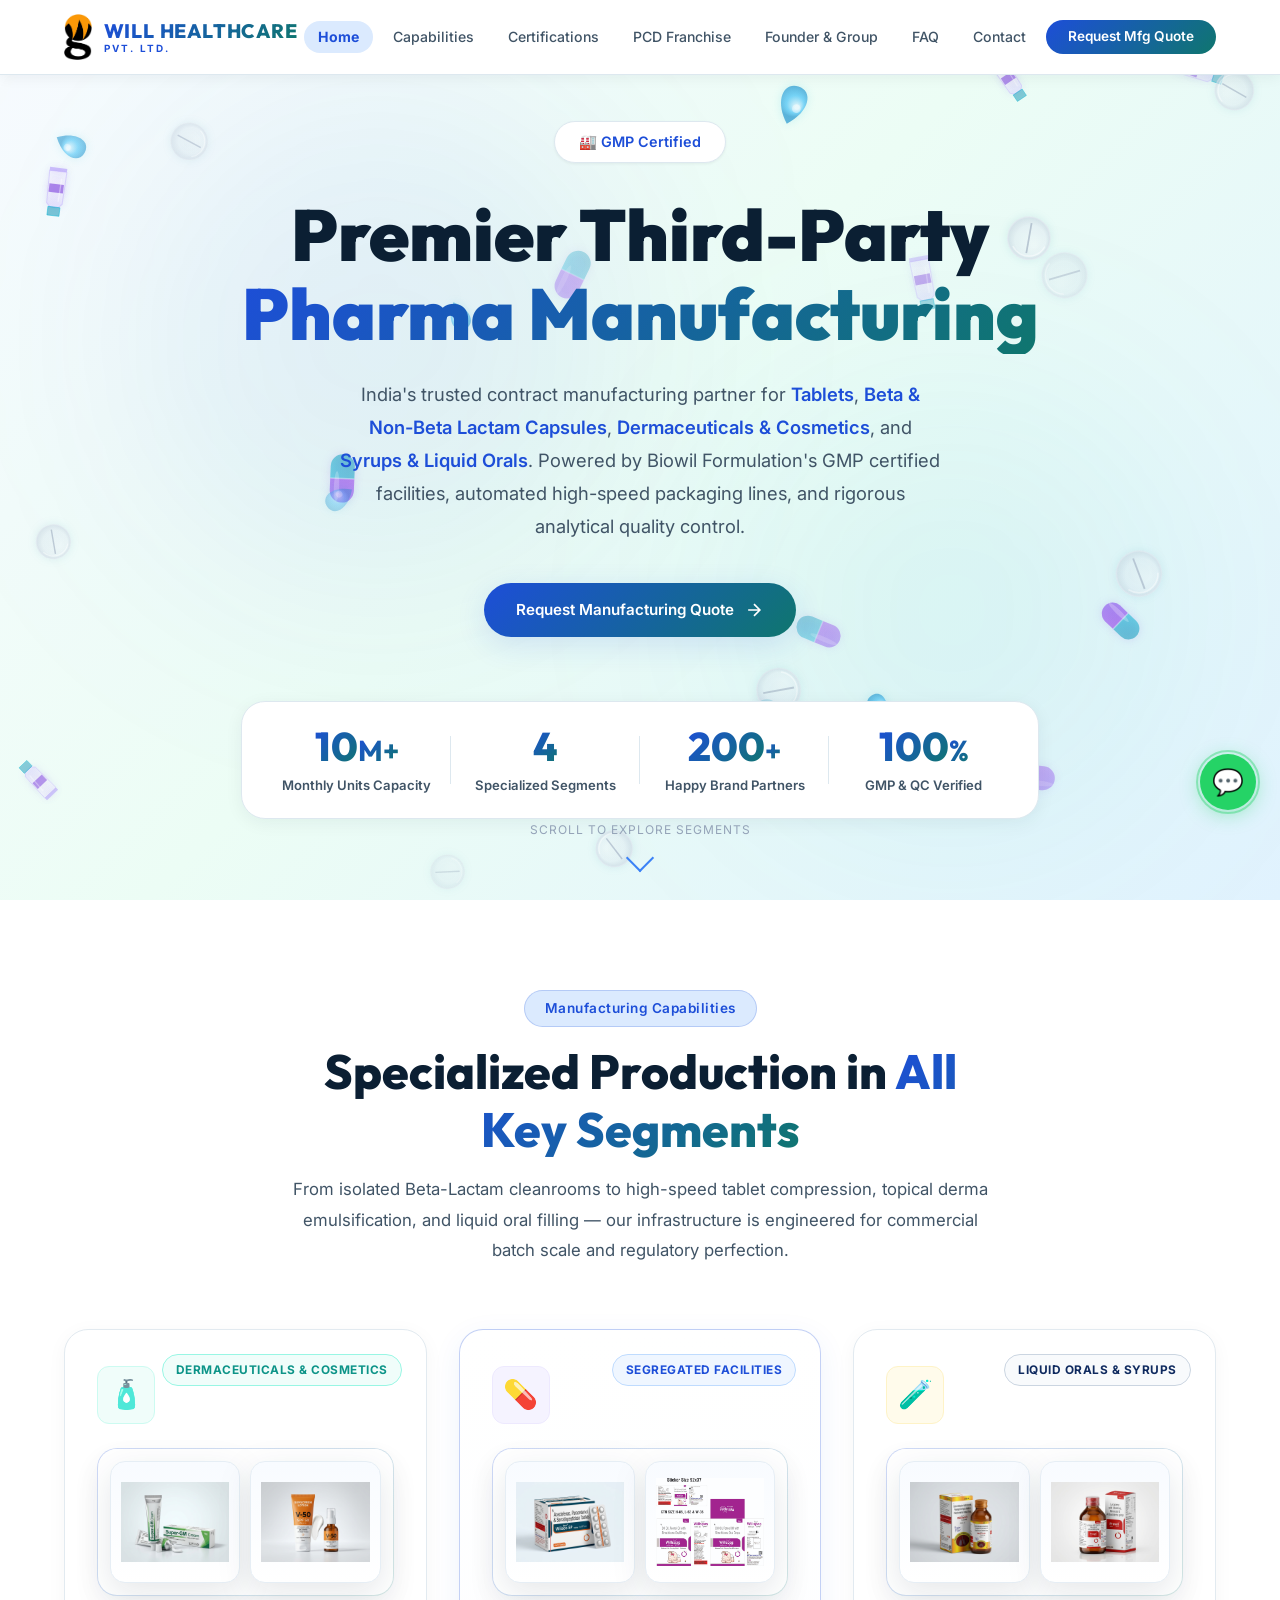
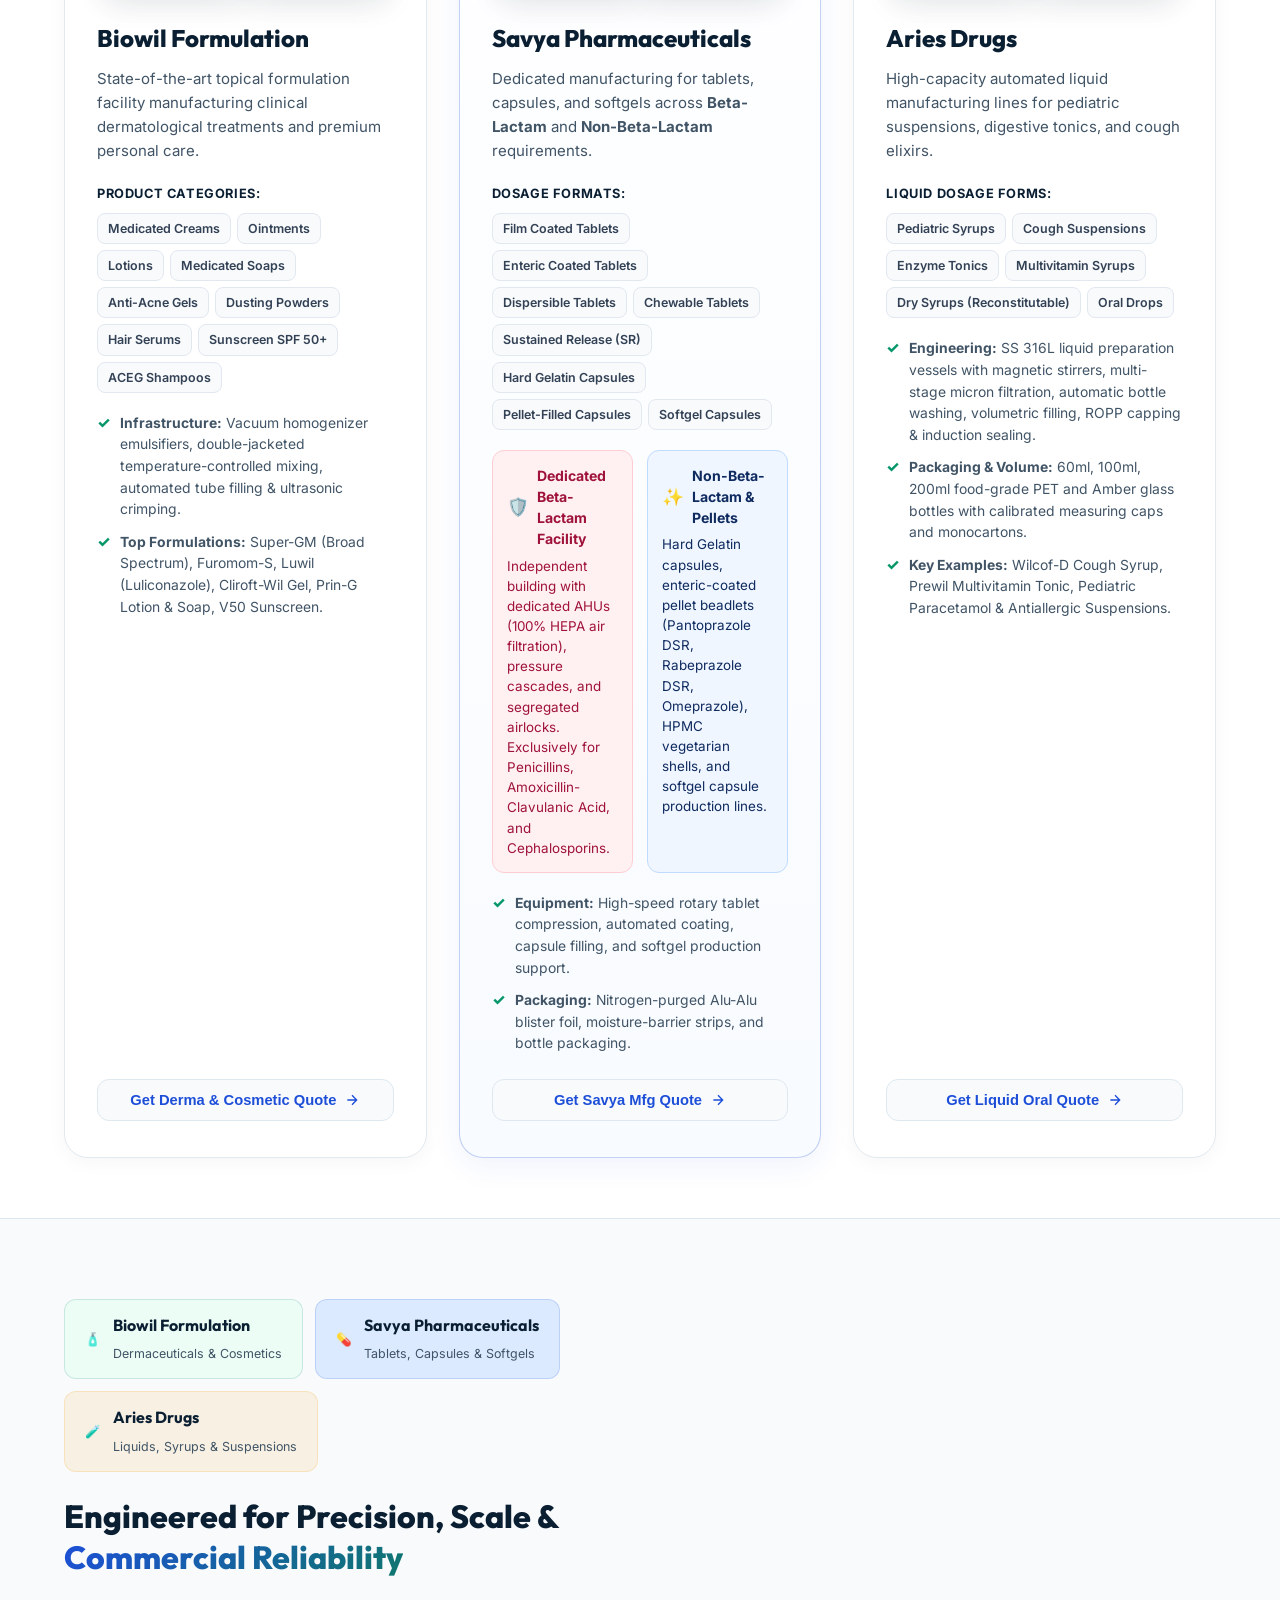
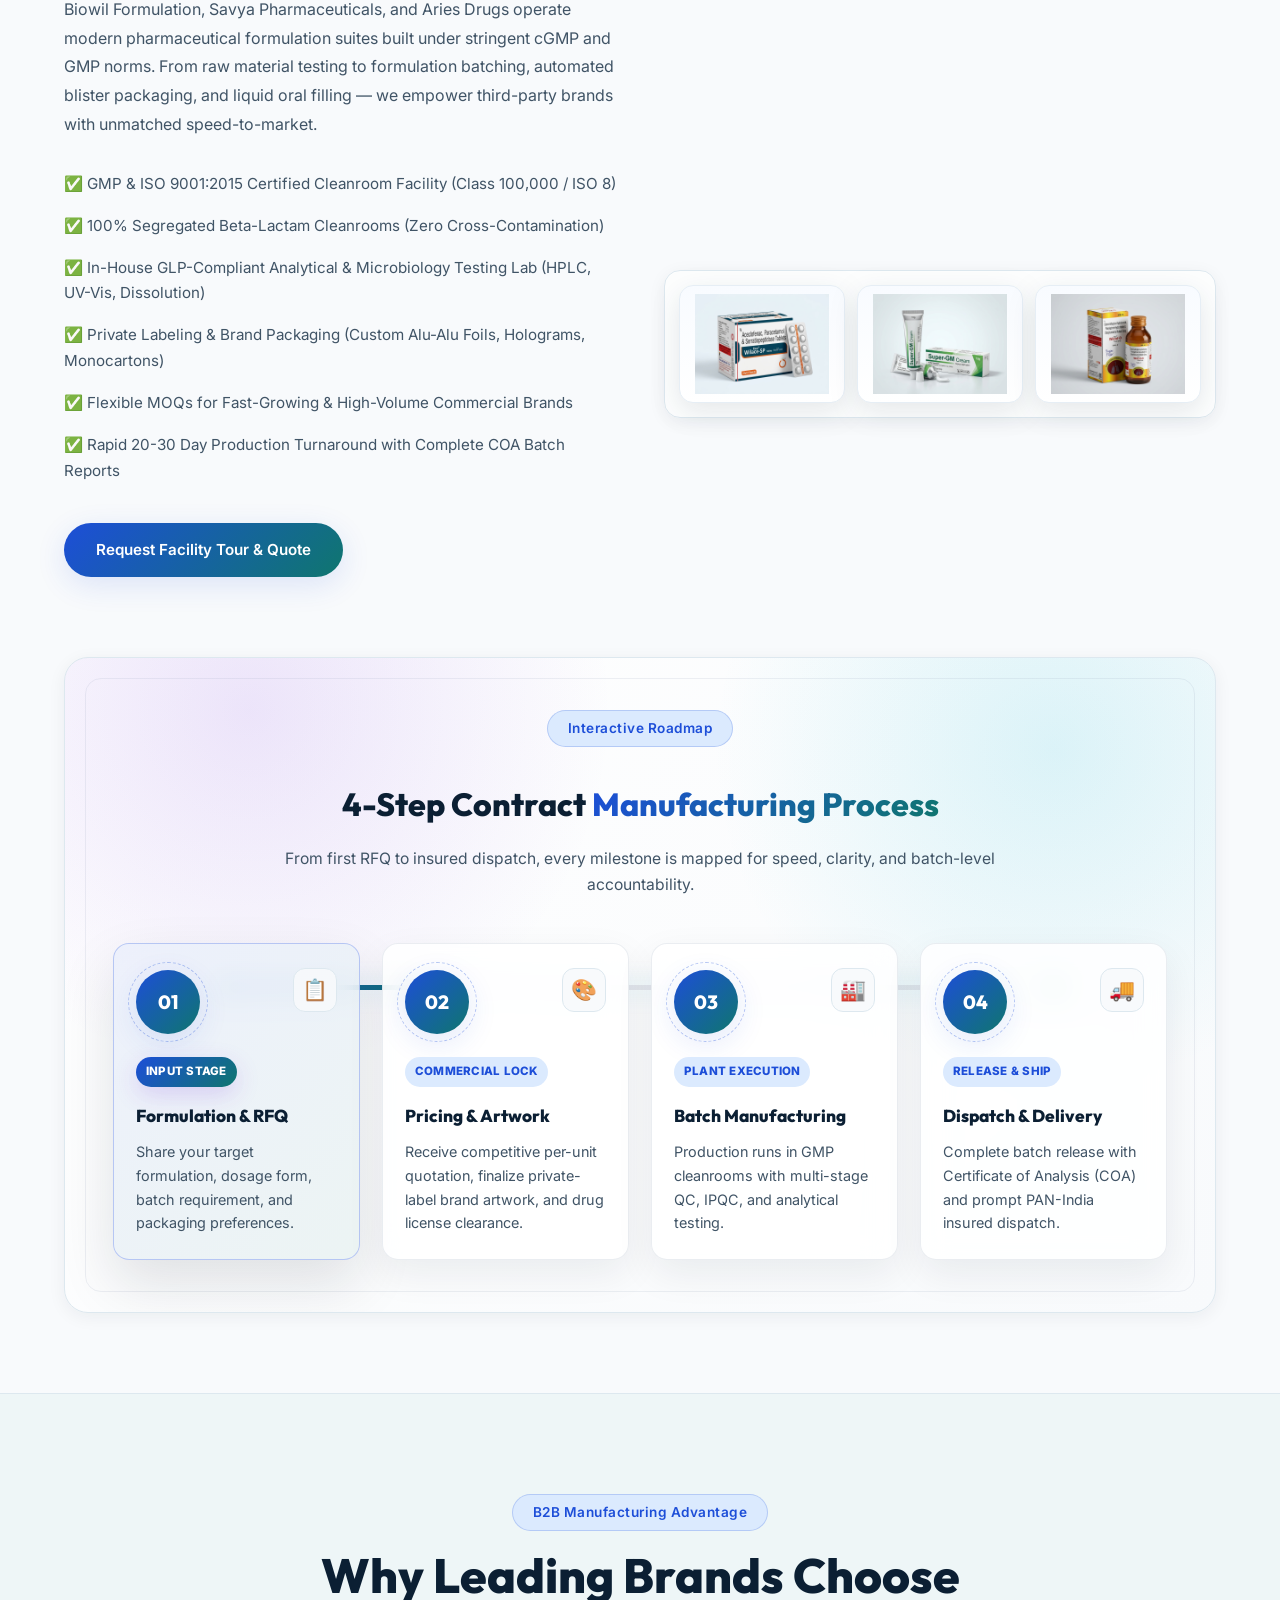
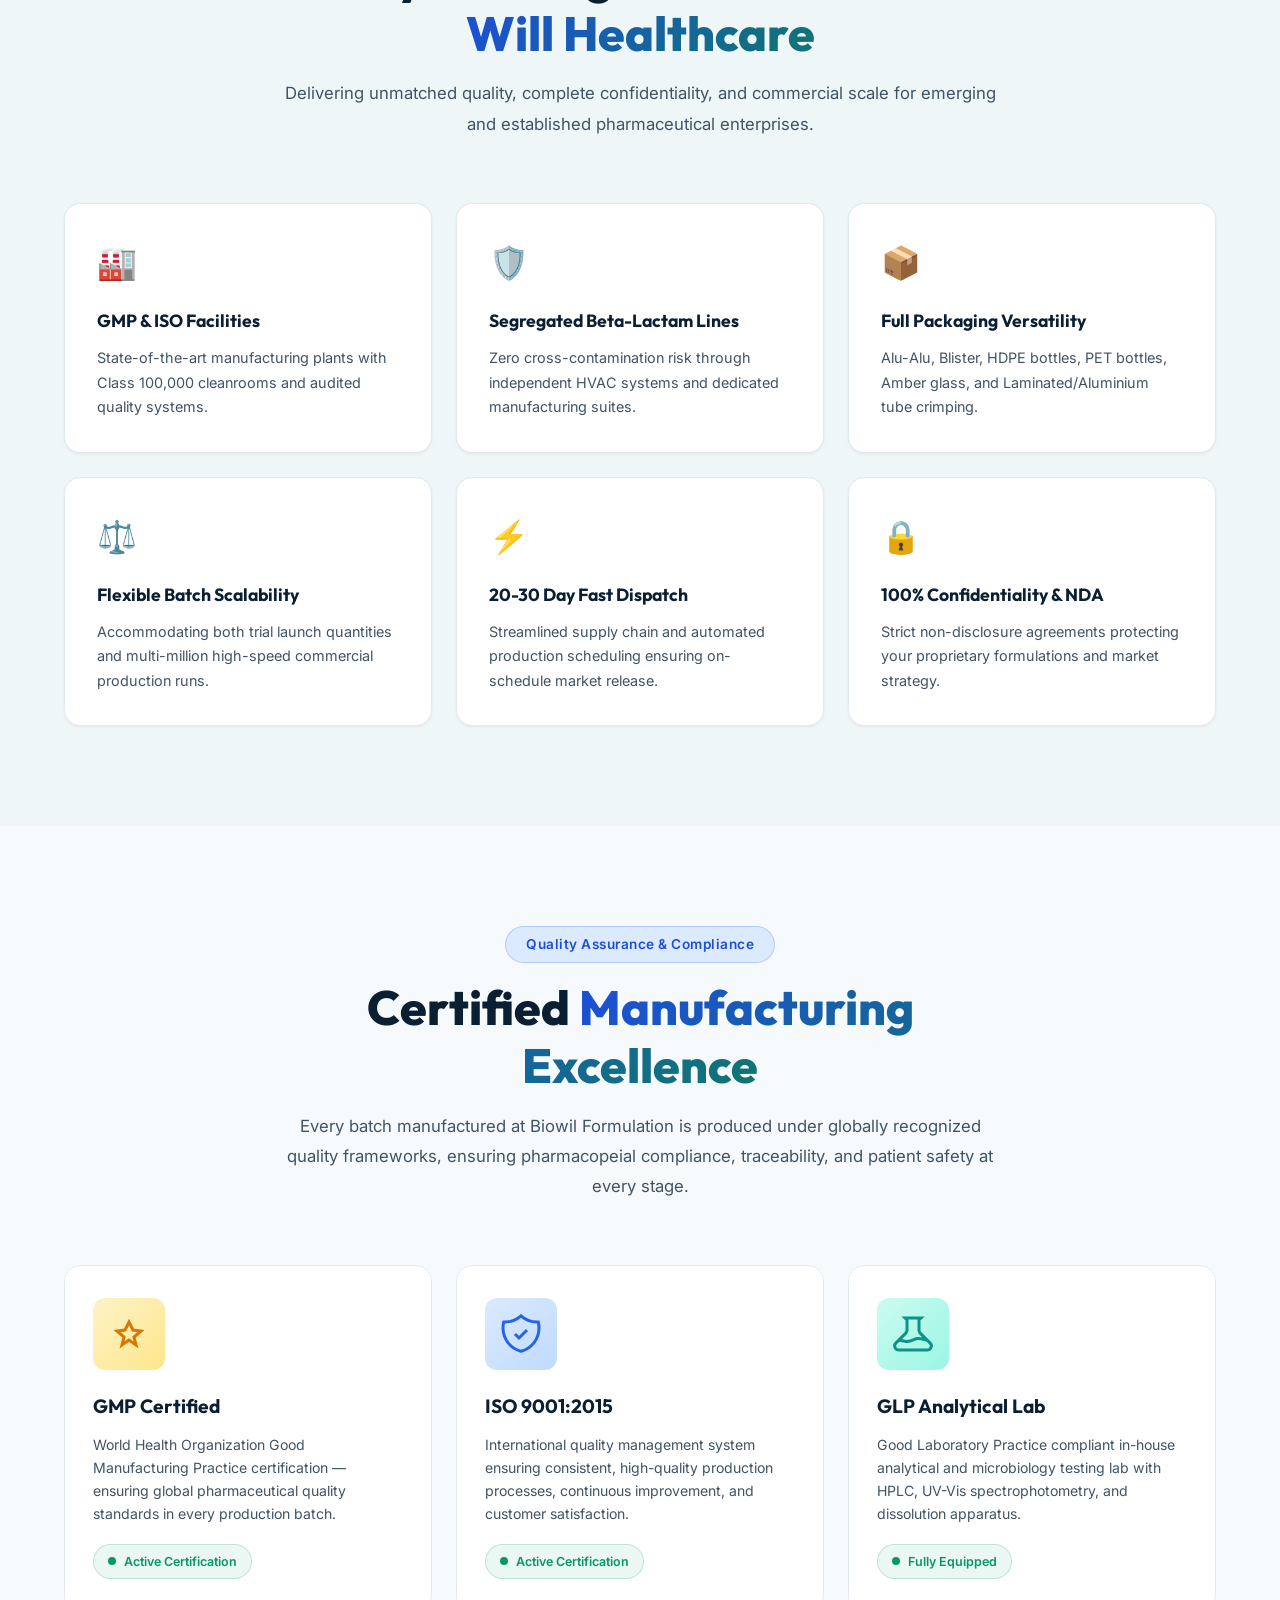
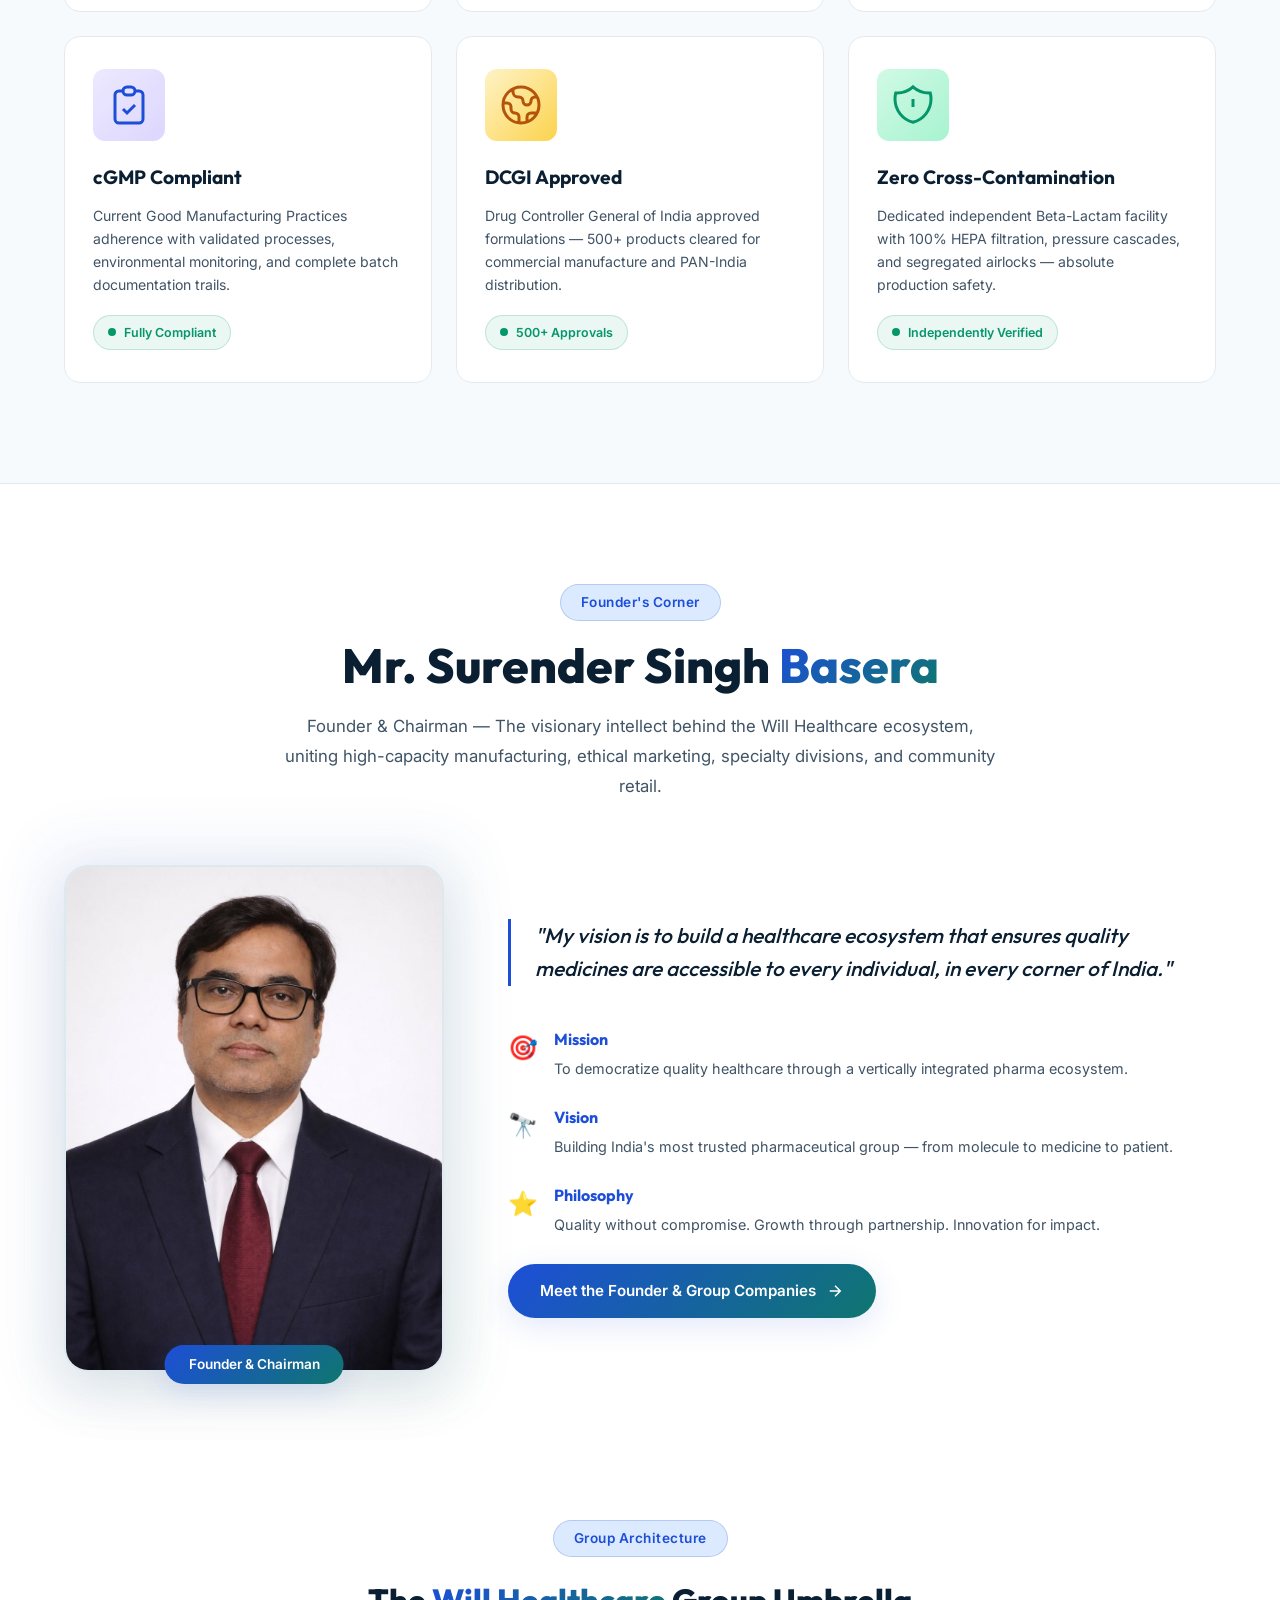
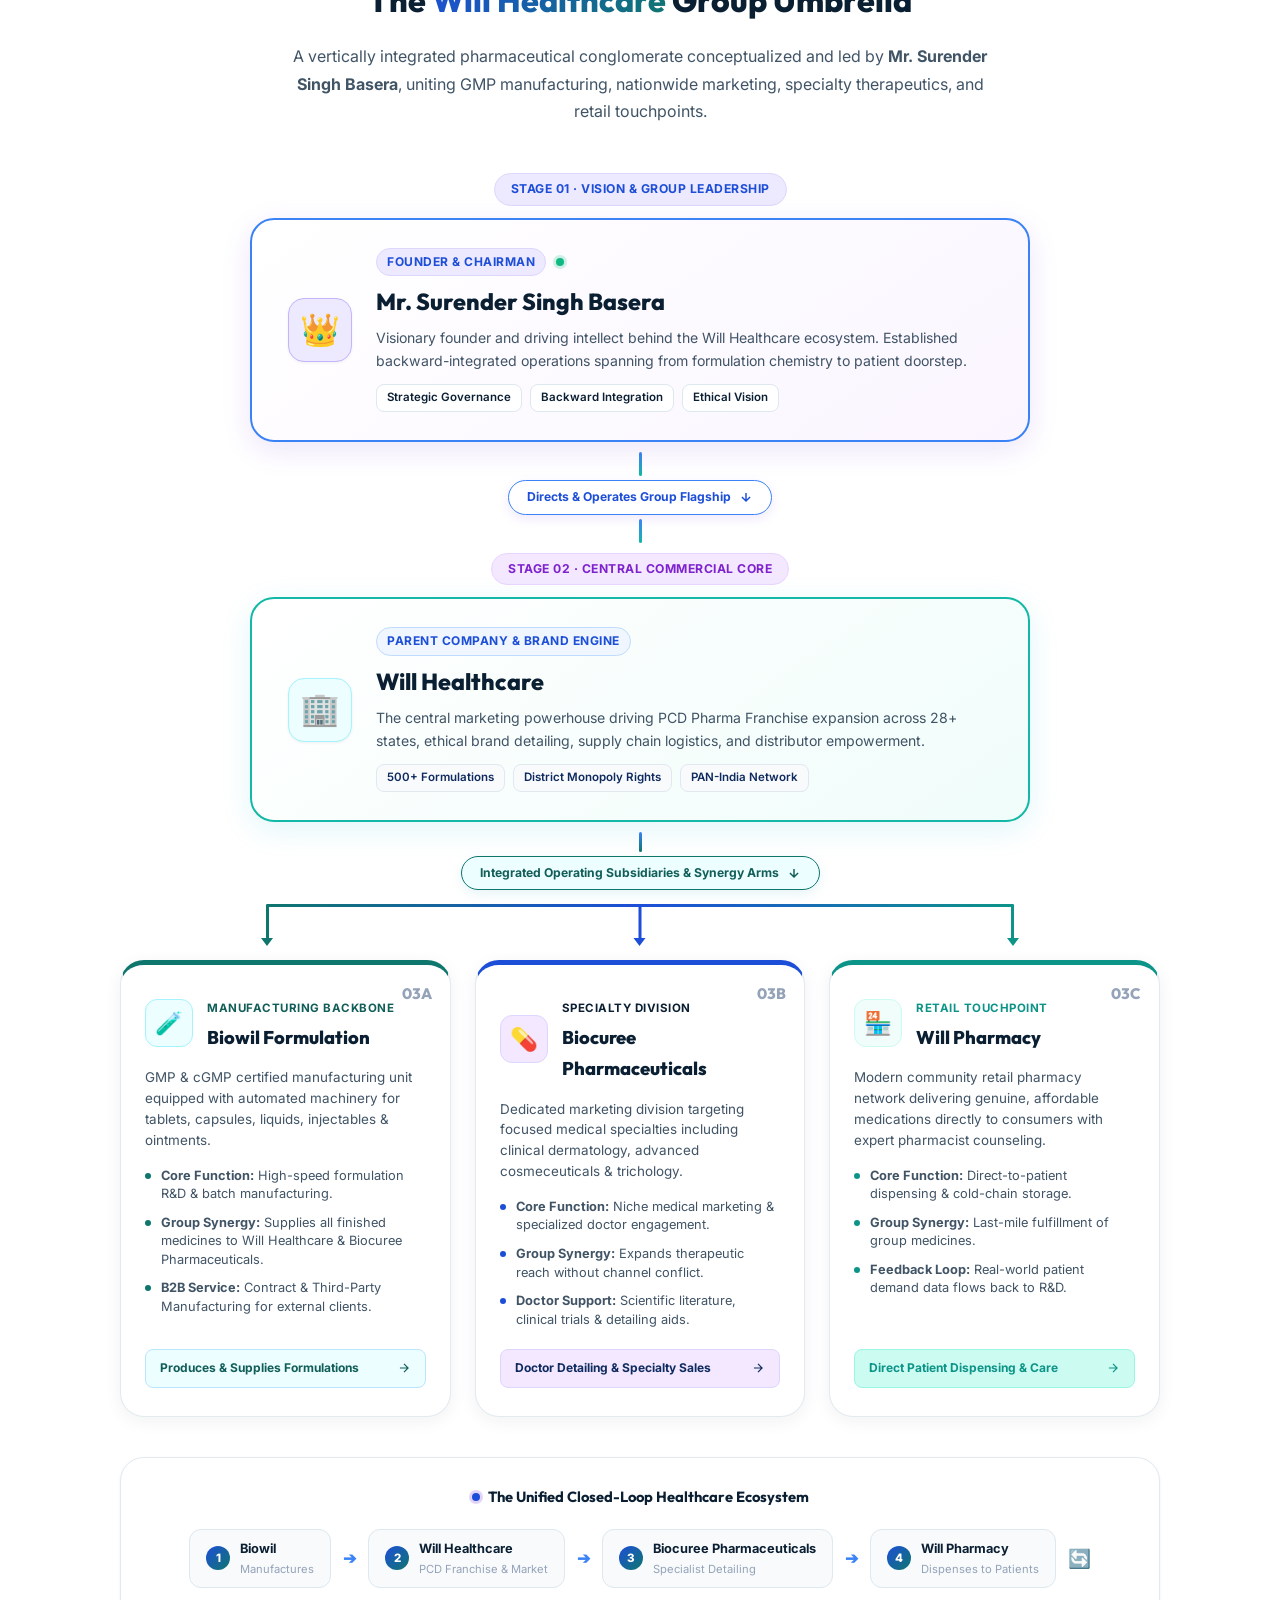
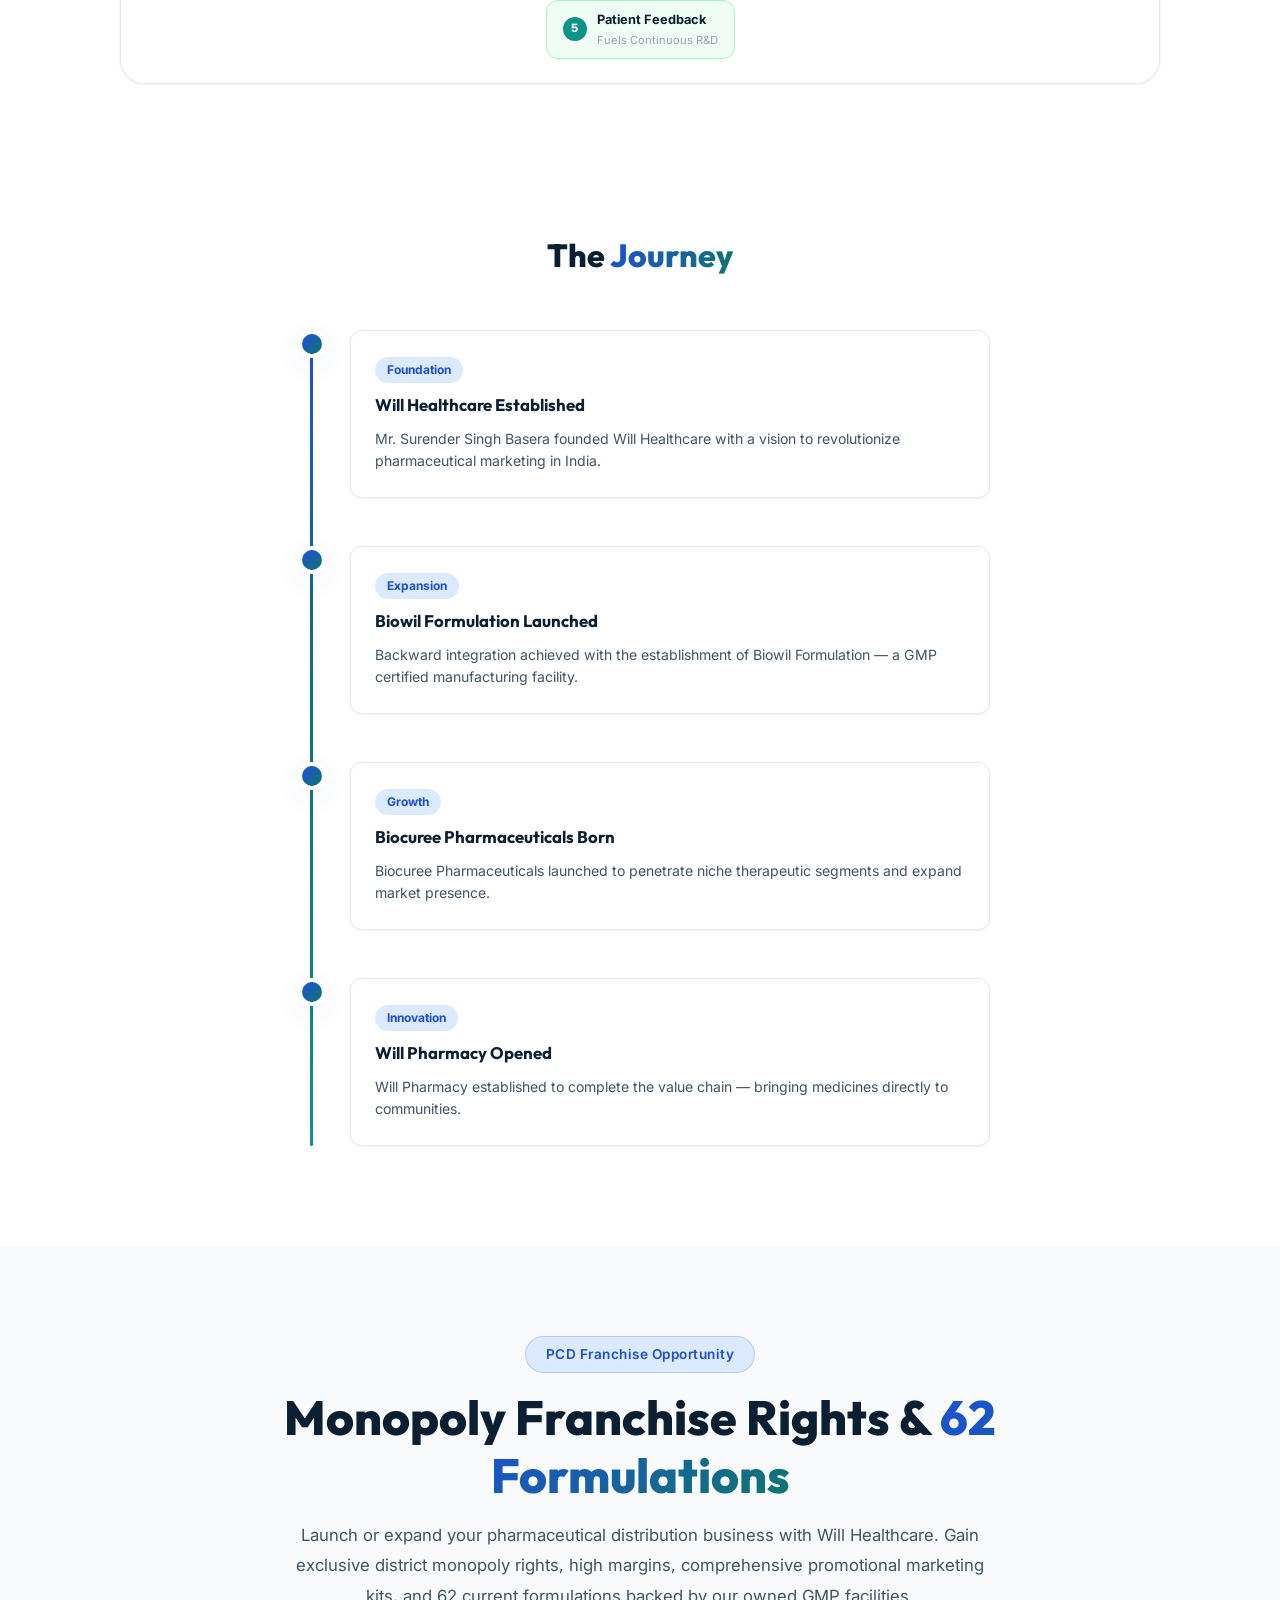
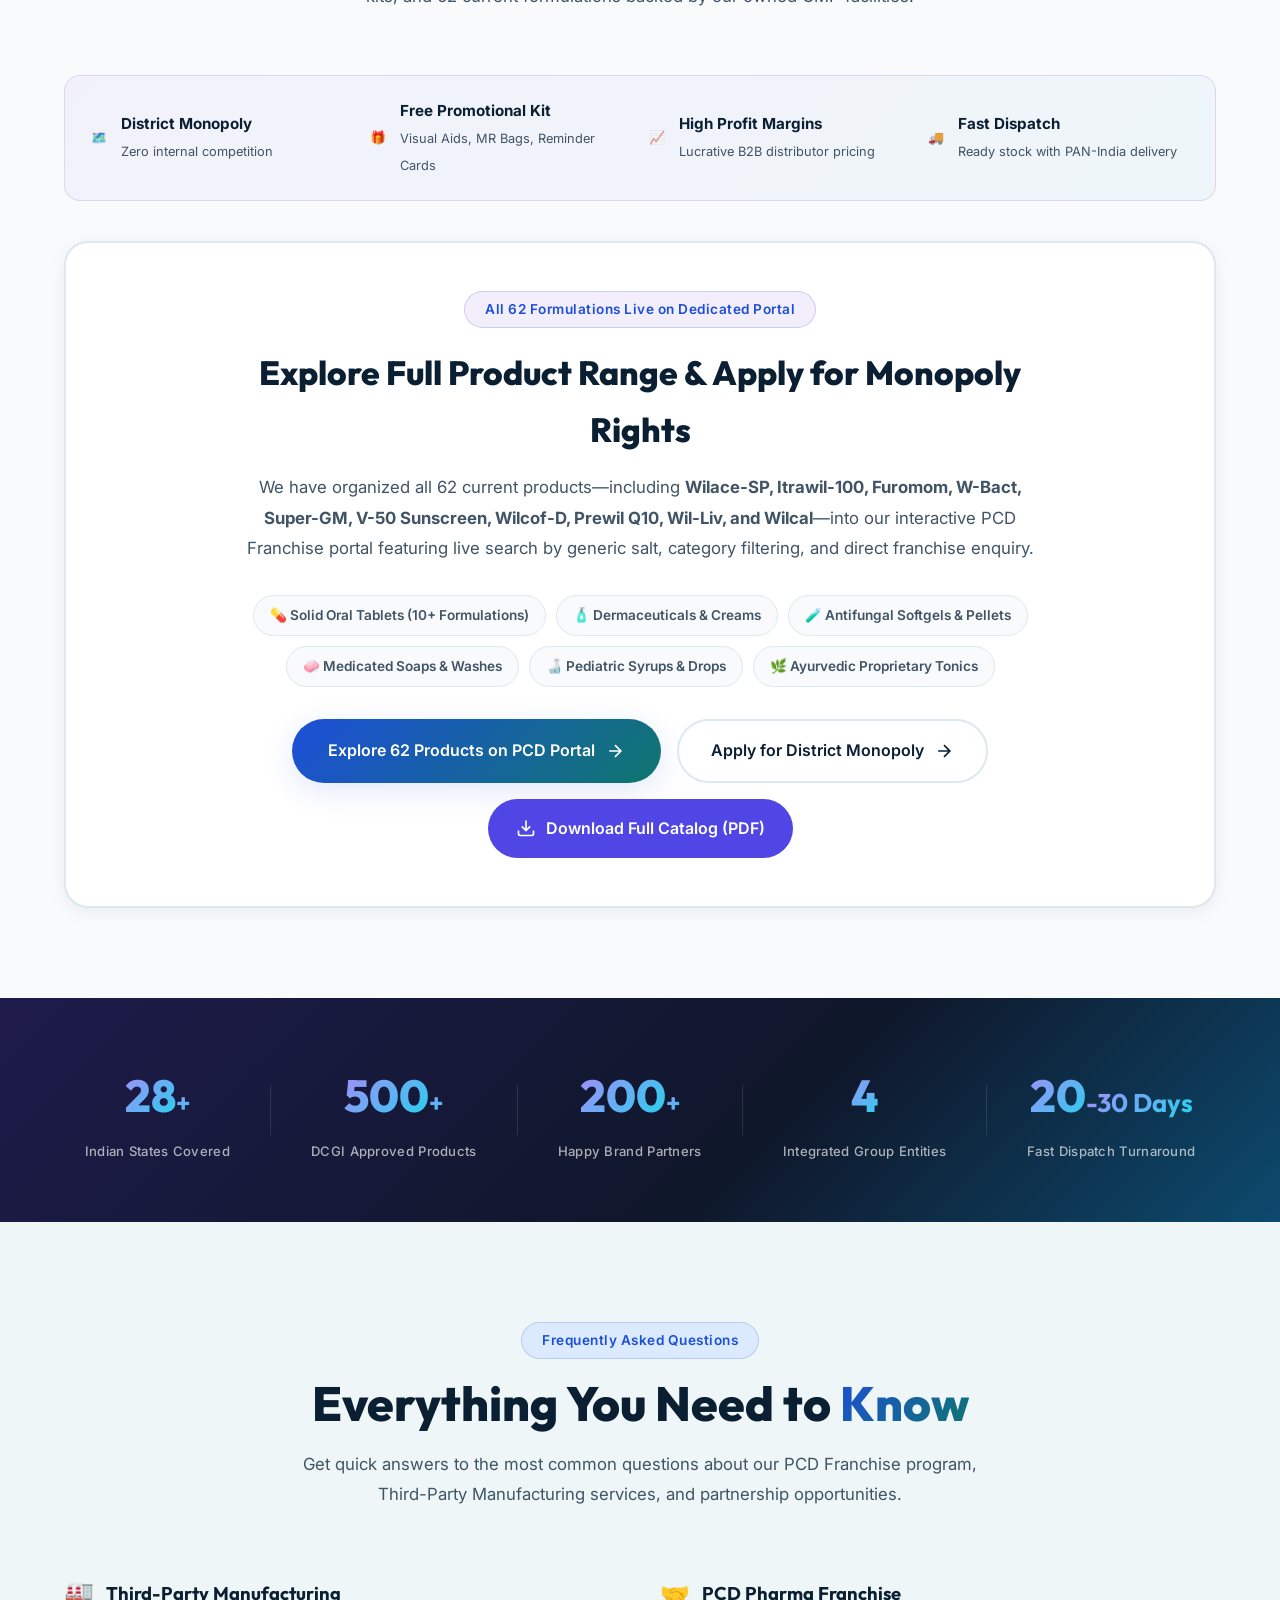
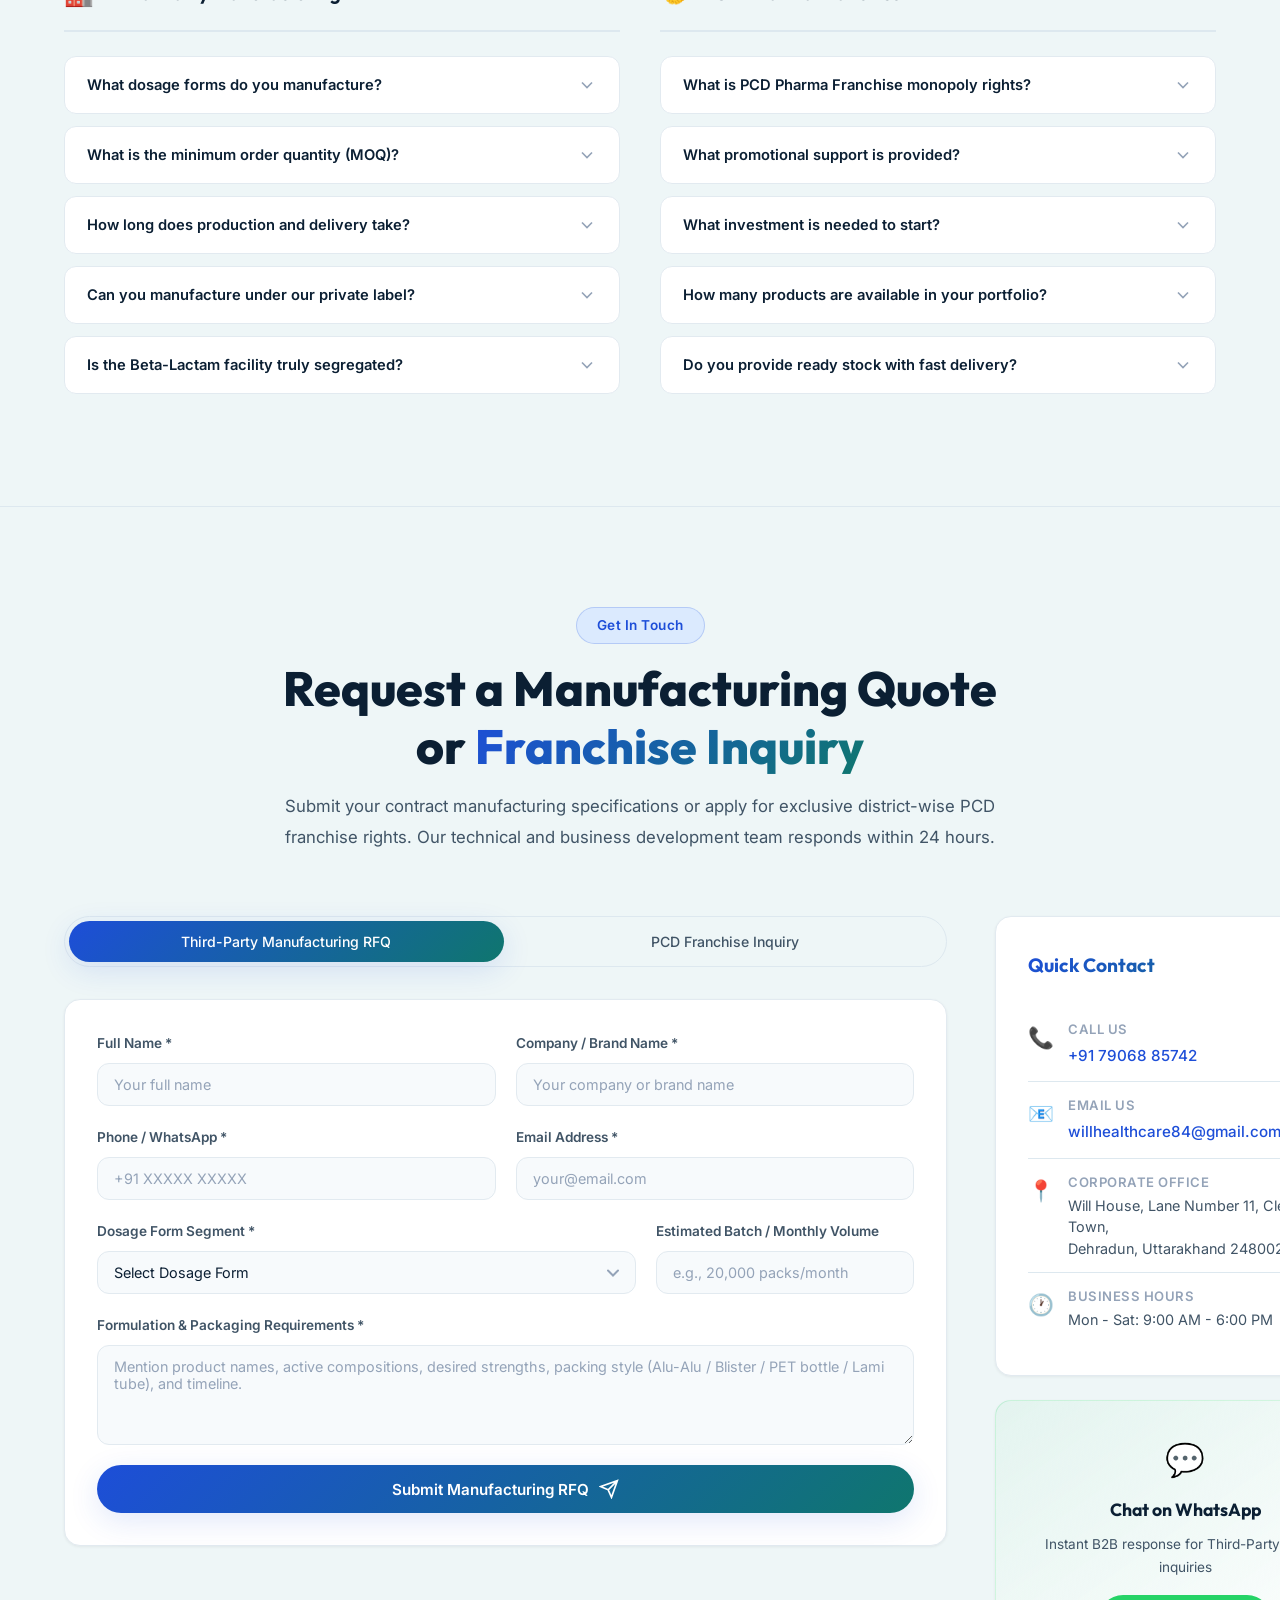
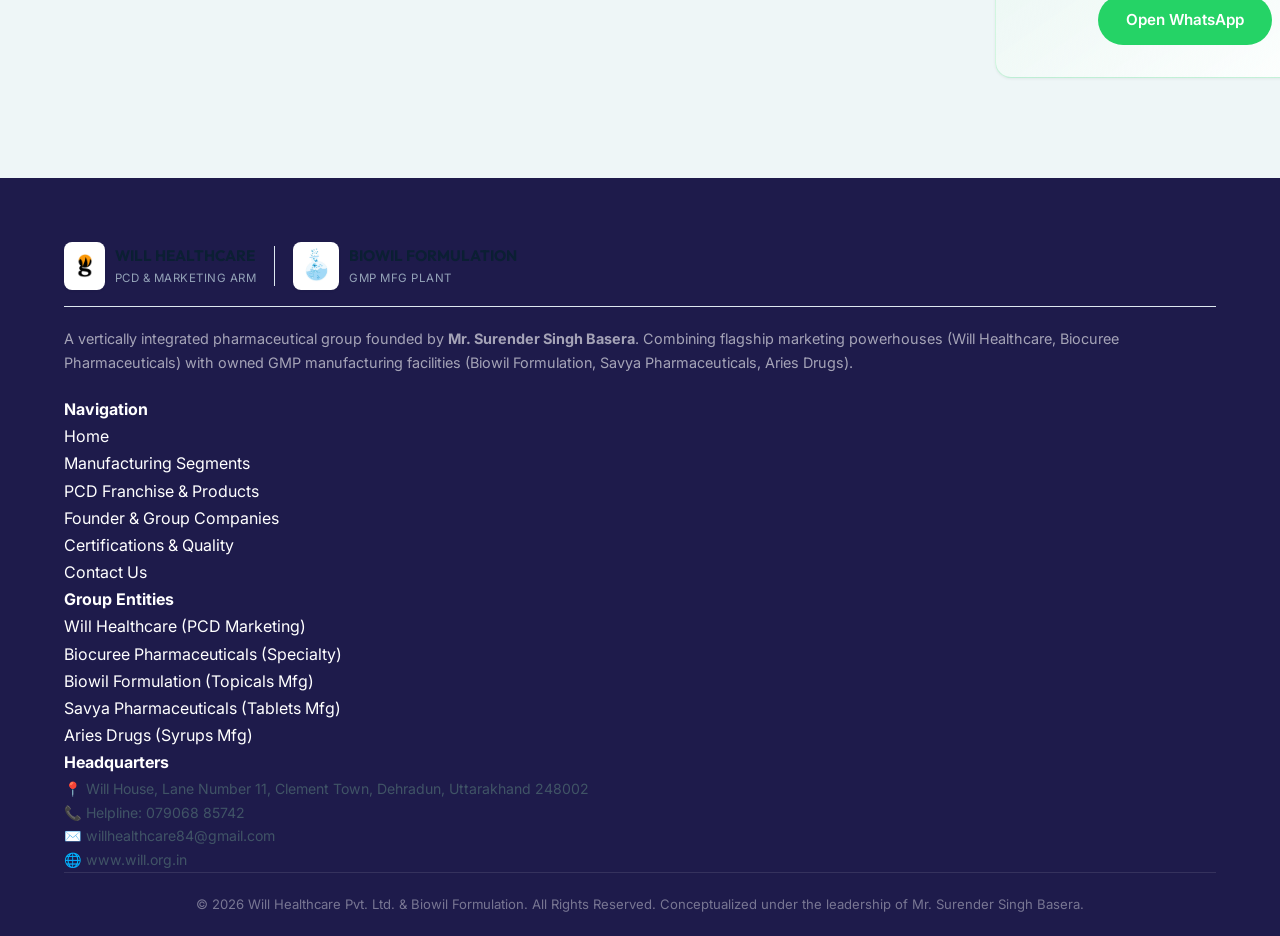
<file: index.html>
<!DOCTYPE html>
<html lang="en">
<head>
    <meta charset="UTF-8">
    <meta name="viewport" content="width=device-width, initial-scale=1.0">
    <meta name="description" content="Will Healthcare & Biowil Formulation — Premier Third-Party Pharmaceutical & Contract Manufacturing across Tablets, Beta & Non-Beta Lactam Capsules, Dermaceuticals & Cosmetics, and Syrups. Founded by Mr. Surender Singh Basera.">
    <meta name="keywords" content="Will Healthcare, Third Party Pharmaceutical Manufacturing, Contract Manufacturing, Tablets, Beta Lactam Capsules, Non Beta Lactam Capsules, Dermaceuticals, Cosmetics, Syrups, PCD Franchise, Biowil Formulation, Surender Singh Basera">
    <title>Will Healthcare — Third-Party Pharmaceutical & Contract Manufacturing | Tablets, Capsules, Dermaceuticals & Syrups</title>
    
    <!-- Google Fonts -->
    <link rel="preconnect" href="https://fonts.googleapis.com">
    <link rel="preconnect" href="https://fonts.gstatic.com" crossorigin>
    <link href="https://fonts.googleapis.com/css2?family=Outfit:wght@300;400;500;600;700;800;900&family=Inter:wght@300;400;500;600;700&display=swap" rel="stylesheet">
    
    <!-- Stylesheets -->
    <link rel="stylesheet" href="style.css">
</head>
<body>

    <!-- ============ NAVBAR ============ -->
    <nav class="navbar" id="navbar">
        <div class="nav-container">
            <a href="index.html" class="nav-logo">
                <img src="will_logo_transparent.png" alt="Will Healthcare Pvt. Ltd. Logo" class="brand-logo-img">
                <div class="logo-text">
                    <span class="logo-main">WILL HEALTHCARE</span>
                    <span class="logo-sub">PVT. LTD.</span>
                </div>
            </a>
            <ul class="nav-links" id="navLinks">
                <li><a href="#home" class="nav-link active">Home</a></li>
                <li><a href="#mfg-segments" class="nav-link">Capabilities</a></li>
                <li><a href="#certifications" class="nav-link">Certifications</a></li>
                <li><a href="pcd-franchise.html" class="nav-link">PCD Franchise</a></li>
                <li><a href="founder.html" class="nav-link">Founder &amp; Group</a></li>
                <li><a href="#faq" class="nav-link">FAQ</a></li>
                <li><a href="#contact" class="nav-link">Contact</a></li>
            </ul>
            <a href="#contact" class="nav-cta" id="navQuoteBtn">Request Mfg Quote</a>
            <button class="nav-toggle" id="navToggle" aria-label="Toggle navigation">
                <span></span><span></span><span></span>
            </button>
        </div>
    </nav>

    <!-- ============ HERO SECTION (THIRD-PARTY MANUFACTURING FOCUS) ============ -->
    <section class="hero" id="home">
        <canvas class="hero-particles" id="heroParticles"></canvas>
        <div class="hero-glow hero-glow-1"></div>
        <div class="hero-glow hero-glow-2"></div>
        <div class="hero-content">
            <div class="hero-badge">🏭 GMP Certified</div>
            <h1 class="hero-title">
                <span class="hero-title-line">Premier Third-Party</span>
                <span class="hero-title-line gradient-text">Pharma Manufacturing</span>
            </h1>
            <p class="hero-subtitle">
                India's trusted contract manufacturing partner for <strong>Tablets</strong>, <strong>Beta &amp; Non-Beta Lactam Capsules</strong>, <strong>Dermaceuticals &amp; Cosmetics</strong>, and <strong>Syrups &amp; Liquid Orals</strong>. Powered by Biowil Formulation's GMP certified facilities, automated high-speed packaging lines, and rigorous analytical quality control.
            </p>
            <div class="hero-ctas">
                <a href="#contact" class="btn btn-primary" id="heroMfgCta">
                    <span>Request Manufacturing Quote</span>
                    <svg width="20" height="20" viewBox="0 0 24 24" fill="none" stroke="currentColor" stroke-width="2"><path d="M5 12h14M12 5l7 7-7 7"/></svg>
                </a>
            </div>
            <div class="hero-stats">
                <div class="hero-stat">
                    <span class="hero-stat-number" data-target="10">10</span><span class="hero-stat-plus">M+</span>
                    <span class="hero-stat-label">Monthly Units Capacity</span>
                </div>
                <div class="hero-stat">
                    <span class="hero-stat-number" data-target="4">4</span>
                    <span class="hero-stat-label">Specialized Segments</span>
                </div>
                <div class="hero-stat">
                    <span class="hero-stat-number" data-target="200">200</span><span class="hero-stat-plus">+</span>
                    <span class="hero-stat-label">Happy Brand Partners</span>
                </div>
                <div class="hero-stat">
                    <span class="hero-stat-number" data-target="100">100</span><span class="hero-stat-plus">%</span>
                    <span class="hero-stat-label">GMP &amp; QC Verified</span>
                </div>
            </div>
        </div>
        <div class="hero-scroll-indicator">
            <span>Scroll to explore segments</span>
            <div class="scroll-arrow"></div>
        </div>
    </section>

    <!-- ============ CORE THIRD-PARTY MANUFACTURING DOSAGE SEGMENTS ============ -->
    <section class="mfg-segments-section" id="mfg-segments">
        <div class="container">
            <div class="section-header">
                <span class="section-tag">Manufacturing Capabilities</span>
                <h2 class="section-title">Specialized Production in <span class="gradient-text">All Key Segments</span></h2>
                <p class="section-desc">From isolated Beta-Lactam cleanrooms to high-speed tablet compression, topical derma emulsification, and liquid oral filling — our infrastructure is engineered for commercial batch scale and regulatory perfection.</p>
            </div>

            <div class="segments-grid">
                <!-- SEGMENT 1: BIOWIL FORMULATION -->
                <div class="segment-card" data-dosage="Dermaceuticals & Cosmetics">
                    <div class="segment-card-badge badge-teal">Dermaceuticals &amp; Cosmetics</div>
                    <div class="segment-icon-wrap icon-teal">
                        <span class="seg-icon">🧴</span>
                    </div>
                    <div class="segment-product-showcase">
                        <img src="products/mockup_supergm_cream.jpg" alt="Super-GM derma cream product manufactured by Biowil Formulation" loading="lazy">
                        <img src="products/mockup_v50_sunscreen.jpg" alt="V50 sunscreen cosmetic product manufactured by Biowil Formulation" loading="lazy">
                    </div>
                    <h3 class="segment-title">Biowil Formulation</h3>
                    <p class="segment-lead">State-of-the-art topical formulation facility manufacturing clinical dermatological treatments and premium personal care.</p>
                    
                    <div class="segment-formats">
                        <strong>Product Categories:</strong>
                        <div class="format-chips">
                            <span class="chip">Medicated Creams</span>
                            <span class="chip">Ointments</span>
                            <span class="chip">Lotions</span>
                            <span class="chip">Medicated Soaps</span>
                            <span class="chip">Anti-Acne Gels</span>
                            <span class="chip">Dusting Powders</span>
                            <span class="chip">Hair Serums</span>
                            <span class="chip">Sunscreen SPF 50+</span>
                            <span class="chip">ACEG Shampoos</span>
                        </div>
                    </div>

                    <div class="segment-specs">
                        <div class="spec-item">
                            <span class="spec-check">✓</span>
                            <span><strong>Infrastructure:</strong> Vacuum homogenizer emulsifiers, double-jacketed temperature-controlled mixing, automated tube filling &amp; ultrasonic crimping.</span>
                        </div>
                        <div class="spec-item">
                            <span class="spec-check">✓</span>
                            <span><strong>Top Formulations:</strong> Super-GM (Broad Spectrum), Furomom-S, Luwil (Luliconazole), Cliroft-Wil Gel, Prin-G Lotion &amp; Soap, V50 Sunscreen.</span>
                        </div>
                    </div>

                    <button type="button" class="btn-segment-quote" data-target-dosage="Dermaceuticals & Cosmetics">
                        <span>Get Derma &amp; Cosmetic Quote</span>
                        <svg width="16" height="16" viewBox="0 0 24 24" fill="none" stroke="currentColor" stroke-width="2"><path d="M5 12h14M12 5l7 7-7 7"/></svg>
                    </button>
                </div>

                <!-- SEGMENT 2: SAVYA PHARMACEUTICALS -->
                <div class="segment-card segment-card-featured" data-dosage="Tablets, Capsules & Softgels">
                    <div class="segment-card-badge badge-purple">Segregated Facilities</div>
                    <div class="segment-icon-wrap icon-purple">
                        <span class="seg-icon">💊</span>
                    </div>
                    <div class="segment-product-showcase">
                        <img src="products/mockup_wilace_sp.jpg" alt="Wilace-SP tablet product manufactured by Savya Pharmaceuticals" loading="lazy">
                        <img src="products/product_14.jpeg" alt="Capsule product manufactured by Savya Pharmaceuticals" loading="lazy">
                    </div>
                    <h3 class="segment-title">Savya Pharmaceuticals</h3>
                    <p class="segment-lead">Dedicated manufacturing for tablets, capsules, and softgels across <strong>Beta-Lactam</strong> and <strong>Non-Beta-Lactam</strong> requirements.</p>

                    <div class="segment-formats">
                        <strong>Dosage Formats:</strong>
                        <div class="format-chips">
                            <span class="chip">Film Coated Tablets</span>
                            <span class="chip">Enteric Coated Tablets</span>
                            <span class="chip">Dispersible Tablets</span>
                            <span class="chip">Chewable Tablets</span>
                            <span class="chip">Sustained Release (SR)</span>
                            <span class="chip">Hard Gelatin Capsules</span>
                            <span class="chip">Pellet-Filled Capsules</span>
                            <span class="chip">Softgel Capsules</span>
                        </div>
                    </div>

                    <div class="segment-dual-blocks">
                        <div class="dual-block block-beta">
                            <div class="dual-block-head">
                                <span class="dual-icon">🛡️</span>
                                <h4>Dedicated Beta-Lactam Facility</h4>
                            </div>
                            <p>Independent building with dedicated AHUs (100% HEPA air filtration), pressure cascades, and segregated airlocks. Exclusively for Penicillins, Amoxicillin-Clavulanic Acid, and Cephalosporins.</p>
                        </div>
                        <div class="dual-block block-nonbeta">
                            <div class="dual-block-head">
                                <span class="dual-icon">✨</span>
                                <h4>Non-Beta-Lactam &amp; Pellets</h4>
                            </div>
                            <p>Hard Gelatin capsules, enteric-coated pellet beadlets (Pantoprazole DSR, Rabeprazole DSR, Omeprazole), HPMC vegetarian shells, and softgel capsule production lines.</p>
                        </div>
                    </div>

                    <div class="segment-specs">
                        <div class="spec-item">
                            <span class="spec-check">✓</span>
                            <span><strong>Equipment:</strong> High-speed rotary tablet compression, automated coating, capsule filling, and softgel production support.</span>
                        </div>
                        <div class="spec-item">
                            <span class="spec-check">✓</span>
                            <span><strong>Packaging:</strong> Nitrogen-purged Alu-Alu blister foil, moisture-barrier strips, and bottle packaging.</span>
                        </div>
                    </div>

                    <button type="button" class="btn-segment-quote" data-target-dosage="Tablets, Capsules & Softgels (Beta & Non-Beta)">
                        <span>Get Savya Mfg Quote</span>
                        <svg width="16" height="16" viewBox="0 0 24 24" fill="none" stroke="currentColor" stroke-width="2"><path d="M5 12h14M12 5l7 7-7 7"/></svg>
                    </button>
                </div>

                <!-- SEGMENT 3: ARIES DRUGS -->
                <div class="segment-card" data-dosage="Liquid Orals & Syrups">
                    <div class="segment-card-badge badge-amber">Liquid Orals &amp; Syrups</div>
                    <div class="segment-icon-wrap icon-amber">
                        <span class="seg-icon">🧪</span>
                    </div>
                    <div class="segment-product-showcase">
                        <img src="products/mockup_wilcof_d.jpg" alt="Wilcof-D syrup product manufactured by Aries Drugs" loading="lazy">
                        <img src="products/mockup_prewil_syrup.jpg" alt="Prewil nutritional tonic product manufactured by Aries Drugs" loading="lazy">
                    </div>
                    <h3 class="segment-title">Aries Drugs</h3>
                    <p class="segment-lead">High-capacity automated liquid manufacturing lines for pediatric suspensions, digestive tonics, and cough elixirs.</p>

                    <div class="segment-formats">
                        <strong>Liquid Dosage Forms:</strong>
                        <div class="format-chips">
                            <span class="chip">Pediatric Syrups</span>
                            <span class="chip">Cough Suspensions</span>
                            <span class="chip">Enzyme Tonics</span>
                            <span class="chip">Multivitamin Syrups</span>
                            <span class="chip">Dry Syrups (Reconstitutable)</span>
                            <span class="chip">Oral Drops</span>
                        </div>
                    </div>

                    <div class="segment-specs">
                        <div class="spec-item">
                            <span class="spec-check">✓</span>
                            <span><strong>Engineering:</strong> SS 316L liquid preparation vessels with magnetic stirrers, multi-stage micron filtration, automatic bottle washing, volumetric filling, ROPP capping &amp; induction sealing.</span>
                        </div>
                        <div class="spec-item">
                            <span class="spec-check">✓</span>
                            <span><strong>Packaging &amp; Volume:</strong> 60ml, 100ml, 200ml food-grade PET and Amber glass bottles with calibrated measuring caps and monocartons.</span>
                        </div>
                        <div class="spec-item">
                            <span class="spec-check">✓</span>
                            <span><strong>Key Examples:</strong> Wilcof-D Cough Syrup, Prewil Multivitamin Tonic, Pediatric Paracetamol &amp; Antiallergic Suspensions.</span>
                        </div>
                    </div>

                    <button type="button" class="btn-segment-quote" data-target-dosage="Liquid Orals & Syrups">
                        <span>Get Liquid Oral Quote</span>
                        <svg width="16" height="16" viewBox="0 0 24 24" fill="none" stroke="currentColor" stroke-width="2"><path d="M5 12h14M12 5l7 7-7 7"/></svg>
                    </button>
                </div>
            </div>
        </div>
    </section>

    <!-- ============ MANUFACTURING INFRASTRUCTURE & FACILITY (BIOWIL FORMULATION) ============ -->
    <section class="mfg-infra-section">
        <div class="container">
            <div class="mfg-hero">
                <div class="mfg-hero-content">
                    <div class="mfg-plant-badges">
                        <div class="mfg-biowil-badge">
                            <span class="mfg-biowil-icon">🧴</span>
                            <div>
                                <strong>Biowil Formulation</strong>
                                <span>Dermaceuticals &amp; Cosmetics</span>
                            </div>
                        </div>
                        <div class="mfg-biowil-badge badge-solid-orals">
                            <span class="mfg-biowil-icon">💊</span>
                            <div>
                                <strong>Savya Pharmaceuticals</strong>
                                <span>Tablets, Capsules &amp; Softgels</span>
                            </div>
                        </div>
                        <div class="mfg-biowil-badge badge-liquid-orals">
                            <span class="mfg-biowil-icon">🧪</span>
                            <div>
                                <strong>Aries Drugs</strong>
                                <span>Liquids, Syrups &amp; Suspensions</span>
                            </div>
                        </div>
                    </div>
                    <h3>Engineered for Precision, Scale &amp; <span class="gradient-text">Commercial Reliability</span></h3>
                    <p>Biowil Formulation, Savya Pharmaceuticals, and Aries Drugs operate modern pharmaceutical formulation suites built under stringent cGMP and GMP norms. From raw material testing to formulation batching, automated blister packaging, and liquid oral filling — we empower third-party brands with unmatched speed-to-market.</p>
                    <ul class="mfg-checklist">
                        <li>✅ GMP &amp; ISO 9001:2015 Certified Cleanroom Facility (Class 100,000 / ISO 8)</li>
                        <li>✅ 100% Segregated Beta-Lactam Cleanrooms (Zero Cross-Contamination)</li>
                        <li>✅ In-House GLP-Compliant Analytical &amp; Microbiology Testing Lab (HPLC, UV-Vis, Dissolution)</li>
                        <li>✅ Private Labeling &amp; Brand Packaging (Custom Alu-Alu Foils, Holograms, Monocartons)</li>
                        <li>✅ Flexible MOQs for Fast-Growing &amp; High-Volume Commercial Brands</li>
                        <li>✅ Rapid 20-30 Day Production Turnaround with Complete COA Batch Reports</li>
                    </ul>
                    <a href="#contact" class="btn btn-primary">Request Facility Tour &amp; Quote</a>
                </div>
                <div class="mfg-hero-visual">
                    <div class="mfg-dosage-grid">
                        <div class="mfg-dosage-card">
                            <span class="mfg-dosage-icon">💊</span>
                            <span>Tablets (Film &amp; Enteric)</span>
                        </div>
                        <div class="mfg-dosage-card">
                            <span class="mfg-dosage-icon">🛡️</span>
                            <span>Beta-Lactam Capsules</span>
                        </div>
                        <div class="mfg-dosage-card">
                            <span class="mfg-dosage-icon">💊</span>
                            <span>Non-Beta Hard Gel &amp; Pellets</span>
                        </div>
                        <div class="mfg-dosage-card">
                            <span class="mfg-dosage-icon">🧴</span>
                            <span>Dermaceutical Creams &amp; Ointments</span>
                        </div>
                        <div class="mfg-dosage-card">
                            <span class="mfg-dosage-icon">✨</span>
                            <span>Cosmetics, Serums &amp; Sunscreens</span>
                        </div>
                        <div class="mfg-dosage-card">
                            <span class="mfg-dosage-icon">🧪</span>
                            <span>Syrups, Tonics &amp; Suspensions</span>
                        </div>
                        <div class="mfg-dosage-card">
                            <span class="mfg-dosage-icon">🧼</span>
                            <span>Medicated Derma Soaps</span>
                        </div>
                        <div class="mfg-dosage-card">
                            <span class="mfg-dosage-icon">📦</span>
                            <span>Dry Syrups &amp; Sachets</span>
                        </div>
                    </div>
                    <div class="mfg-product-proof" aria-label="Manufactured product examples">
                        <img src="products/mockup_wilace_sp.jpg" alt="Manufactured tablet packaging example" loading="lazy">
                        <img src="products/mockup_supergm_cream.jpg" alt="Manufactured derma cream packaging example" loading="lazy">
                        <img src="products/mockup_wilcof_d.jpg" alt="Manufactured syrup packaging example" loading="lazy">
                    </div>
                </div>
            </div>

            <!-- Contract Manufacturing Process Roadmap -->
            <div class="mfg-process">
                <div class="process-header">
                    <span class="section-tag">Interactive Roadmap</span>
                    <h3 class="umbrella-title">4-Step Contract <span class="gradient-text">Manufacturing Process</span></h3>
                    <p>From first RFQ to insured dispatch, every milestone is mapped for speed, clarity, and batch-level accountability.</p>
                </div>
                <div class="process-roadmap" aria-label="Contract manufacturing roadmap">
                    <div class="process-route" aria-hidden="true"></div>
                    <article class="process-step" tabindex="0">
                        <div class="process-step-number">01</div>
                        <div class="process-step-icon">📋</div>
                        <span class="process-step-meta">Input Stage</span>
                        <div class="process-step-content">
                            <h4>Formulation &amp; RFQ</h4>
                            <p>Share your target formulation, dosage form, batch requirement, and packaging preferences.</p>
                        </div>
                    </article>
                    <article class="process-step" tabindex="0">
                        <div class="process-step-number">02</div>
                        <div class="process-step-icon">🎨</div>
                        <span class="process-step-meta">Commercial Lock</span>
                        <div class="process-step-content">
                            <h4>Pricing &amp; Artwork</h4>
                            <p>Receive competitive per-unit quotation, finalize private-label brand artwork, and drug license clearance.</p>
                        </div>
                    </article>
                    <article class="process-step" tabindex="0">
                        <div class="process-step-number">03</div>
                        <div class="process-step-icon">🏭</div>
                        <span class="process-step-meta">Plant Execution</span>
                        <div class="process-step-content">
                            <h4>Batch Manufacturing</h4>
                            <p>Production runs in GMP cleanrooms with multi-stage QC, IPQC, and analytical testing.</p>
                        </div>
                    </article>
                    <article class="process-step" tabindex="0">
                        <div class="process-step-number">04</div>
                        <div class="process-step-icon">🚚</div>
                        <span class="process-step-meta">Release &amp; Ship</span>
                        <div class="process-step-content">
                            <h4>Dispatch &amp; Delivery</h4>
                            <p>Complete batch release with Certificate of Analysis (COA) and prompt PAN-India insured dispatch.</p>
                        </div>
                    </article>
                </div>
            </div>
        </div>
    </section>

    <!-- ============ WHY CHOOSE US FOR CONTRACT MANUFACTURING ============ -->
    <section class="why-us">
        <div class="container">
            <div class="section-header">
                <span class="section-tag">B2B Manufacturing Advantage</span>
                <h2 class="section-title">Why Leading Brands Choose <span class="gradient-text">Will Healthcare</span></h2>
                <p class="section-desc">Delivering unmatched quality, complete confidentiality, and commercial scale for emerging and established pharmaceutical enterprises.</p>
            </div>
            <div class="why-grid">
                <div class="why-card">
                    <div class="why-icon">🏭</div>
                    <h3>GMP &amp; ISO Facilities</h3>
                    <p>State-of-the-art manufacturing plants with Class 100,000 cleanrooms and audited quality systems.</p>
                </div>
                <div class="why-card">
                    <div class="why-icon">🛡️</div>
                    <h3>Segregated Beta-Lactam Lines</h3>
                    <p>Zero cross-contamination risk through independent HVAC systems and dedicated manufacturing suites.</p>
                </div>
                <div class="why-card">
                    <div class="why-icon">📦</div>
                    <h3>Full Packaging Versatility</h3>
                    <p>Alu-Alu, Blister, HDPE bottles, PET bottles, Amber glass, and Laminated/Aluminium tube crimping.</p>
                </div>
                <div class="why-card">
                    <div class="why-icon">⚖️</div>
                    <h3>Flexible Batch Scalability</h3>
                    <p>Accommodating both trial launch quantities and multi-million high-speed commercial production runs.</p>
                </div>
                <div class="why-card">
                    <div class="why-icon">⚡</div>
                    <h3>20-30 Day Fast Dispatch</h3>
                    <p>Streamlined supply chain and automated production scheduling ensuring on-schedule market release.</p>
                </div>
                <div class="why-card">
                    <div class="why-icon">🔒</div>
                    <h3>100% Confidentiality &amp; NDA</h3>
                    <p>Strict non-disclosure agreements protecting your proprietary formulations and market strategy.</p>
                </div>
            </div>
        </div>
    </section>

    <!-- ============ CERTIFICATIONS & TRUST BADGES ============ -->
    <section class="certifications-section" id="certifications">
        <div class="container">
            <div class="section-header reveal-on-scroll">
                <span class="section-tag">Quality Assurance & Compliance</span>
                <h2 class="section-title">Certified <span class="gradient-text">Manufacturing Excellence</span></h2>
                <p class="section-desc">Every batch manufactured at Biowil Formulation is produced under globally recognized quality frameworks, ensuring pharmacopeial compliance, traceability, and patient safety at every stage.</p>
            </div>

            <div class="cert-showcase-grid reveal-on-scroll">
                <div class="cert-showcase-card">
                    <div class="cert-showcase-icon cert-icon-gold">
                        <svg width="48" height="48" viewBox="0 0 24 24" fill="none" stroke="currentColor" stroke-width="1.5"><path d="M12 15l-3.5 2.5 1-4L6 10.5l4-.5L12 6l2 4 4 .5-3.5 3 1 4z"/></svg>
                    </div>
                    <h3 class="cert-showcase-title">GMP Certified</h3>
                    <p class="cert-showcase-desc">World Health Organization Good Manufacturing Practice certification — ensuring global pharmaceutical quality standards in every production batch.</p>
                    <div class="cert-status-badge status-active">
                        <span class="cert-status-dot"></span>
                        <span>Active Certification</span>
                    </div>
                </div>
                <div class="cert-showcase-card">
                    <div class="cert-showcase-icon cert-icon-blue">
                        <svg width="48" height="48" viewBox="0 0 24 24" fill="none" stroke="currentColor" stroke-width="1.5"><path d="M9 12l2 2 4-4m5.618-4.016A11.955 11.955 0 0112 2.944a11.955 11.955 0 01-8.618 3.04A12.02 12.02 0 003 9c0 5.591 3.824 10.29 9 11.622 5.176-1.332 9-6.03 9-11.622 0-1.042-.133-2.052-.382-3.016z"/></svg>
                    </div>
                    <h3 class="cert-showcase-title">ISO 9001:2015</h3>
                    <p class="cert-showcase-desc">International quality management system ensuring consistent, high-quality production processes, continuous improvement, and customer satisfaction.</p>
                    <div class="cert-status-badge status-active">
                        <span class="cert-status-dot"></span>
                        <span>Active Certification</span>
                    </div>
                </div>
                <div class="cert-showcase-card">
                    <div class="cert-showcase-icon cert-icon-teal">
                        <svg width="48" height="48" viewBox="0 0 24 24" fill="none" stroke="currentColor" stroke-width="1.5"><path d="M19.428 15.428a2 2 0 00-1.022-.547l-2.387-.477a6 6 0 00-3.86.517l-.318.158a6 6 0 01-3.86.517L6.05 15.21a2 2 0 00-1.806.547M8 4h8l-1 1v5.172a2 2 0 00.586 1.414l5 5c1.26 1.26.367 3.414-1.415 3.414H4.828c-1.782 0-2.674-2.154-1.414-3.414l5-5A2 2 0 009 10.172V5L8 4z"/></svg>
                    </div>
                    <h3 class="cert-showcase-title">GLP Analytical Lab</h3>
                    <p class="cert-showcase-desc">Good Laboratory Practice compliant in-house analytical and microbiology testing lab with HPLC, UV-Vis spectrophotometry, and dissolution apparatus.</p>
                    <div class="cert-status-badge status-active">
                        <span class="cert-status-dot"></span>
                        <span>Fully Equipped</span>
                    </div>
                </div>
                <div class="cert-showcase-card">
                    <div class="cert-showcase-icon cert-icon-purple">
                        <svg width="48" height="48" viewBox="0 0 24 24" fill="none" stroke="currentColor" stroke-width="1.5"><path d="M9 5H7a2 2 0 00-2 2v12a2 2 0 002 2h10a2 2 0 002-2V7a2 2 0 00-2-2h-2M9 5a2 2 0 002 2h2a2 2 0 002-2M9 5a2 2 0 012-2h2a2 2 0 012 2m-6 9l2 2 4-4"/></svg>
                    </div>
                    <h3 class="cert-showcase-title">cGMP Compliant</h3>
                    <p class="cert-showcase-desc">Current Good Manufacturing Practices adherence with validated processes, environmental monitoring, and complete batch documentation trails.</p>
                    <div class="cert-status-badge status-active">
                        <span class="cert-status-dot"></span>
                        <span>Fully Compliant</span>
                    </div>
                </div>
                <div class="cert-showcase-card">
                    <div class="cert-showcase-icon cert-icon-amber">
                        <svg width="48" height="48" viewBox="0 0 24 24" fill="none" stroke="currentColor" stroke-width="1.5"><path d="M3.055 11H5a2 2 0 012 2v1a2 2 0 002 2 2 2 0 012 2v2.945M8 3.935V5.5A2.5 2.5 0 0010.5 8h.5a2 2 0 012 2 2 2 0 104 0 2 2 0 012-2h1.064M15 20.488V18a2 2 0 012-2h3.064M21 12a9 9 0 11-18 0 9 9 0 0118 0z"/></svg>
                    </div>
                    <h3 class="cert-showcase-title">DCGI Approved</h3>
                    <p class="cert-showcase-desc">Drug Controller General of India approved formulations — 500+ products cleared for commercial manufacture and PAN-India distribution.</p>
                    <div class="cert-status-badge status-active">
                        <span class="cert-status-dot"></span>
                        <span>500+ Approvals</span>
                    </div>
                </div>
                <div class="cert-showcase-card">
                    <div class="cert-showcase-icon cert-icon-green">
                        <svg width="48" height="48" viewBox="0 0 24 24" fill="none" stroke="currentColor" stroke-width="1.5"><path d="M20.618 5.984A11.955 11.955 0 0112 2.944a11.955 11.955 0 01-8.618 3.04A12.02 12.02 0 003 9c0 5.591 3.824 10.29 9 11.622 5.176-1.332 9-6.03 9-11.622 0-1.042-.133-2.052-.382-3.016z"/><path d="M12 9v4m0 4h.01"/></svg>
                    </div>
                    <h3 class="cert-showcase-title">Zero Cross-Contamination</h3>
                    <p class="cert-showcase-desc">Dedicated independent Beta-Lactam facility with 100% HEPA filtration, pressure cascades, and segregated airlocks — absolute production safety.</p>
                    <div class="cert-status-badge status-active">
                        <span class="cert-status-dot"></span>
                        <span>Independently Verified</span>
                    </div>
                </div>
            </div>
        </div>
    </section>

    <!-- ============ FOUNDER'S CORNER ============ -->
    <section class="founder" id="founder">
        <div class="container">
            <div class="section-header">
                <span class="section-tag">Founder's Corner</span>
                <h2 class="section-title">Mr. Surender Singh <span class="gradient-text">Basera</span></h2>
                <p class="section-desc">Founder &amp; Chairman — The visionary intellect behind the Will Healthcare ecosystem, uniting high-capacity manufacturing, ethical marketing, specialty divisions, and community retail.</p>
            </div>

            <div class="founder-profile">
                <div class="founder-image-wrapper">
                    <div class="founder-image-glow"></div>
                    <div class="founder-image">
                        <img src="surender singh basera.jpeg" alt="Mr. Surender Singh Basera - Founder & Chairman" style="width: 100%; height: 100%; object-fit: cover; object-position: center 15%;">
                    </div>
                    <div class="founder-badge">Founder & Chairman</div>
                </div>
                <div class="founder-info">
                    <blockquote class="founder-quote">
                        "My vision is to build a healthcare ecosystem that ensures quality medicines are accessible to every individual, in every corner of India."
                    </blockquote>
                    <div class="founder-details">
                        <div class="founder-detail">
                            <span class="detail-icon">🎯</span>
                            <div>
                                <strong>Mission</strong>
                                <p>To democratize quality healthcare through a vertically integrated pharma ecosystem.</p>
                            </div>
                        </div>
                        <div class="founder-detail">
                            <span class="detail-icon">🔭</span>
                            <div>
                                <strong>Vision</strong>
                                <p>Building India's most trusted pharmaceutical group — from molecule to medicine to patient.</p>
                            </div>
                        </div>
                        <div class="founder-detail">
                            <span class="detail-icon">⭐</span>
                            <div>
                                <strong>Philosophy</strong>
                                <p>Quality without compromise. Growth through partnership. Innovation for impact.</p>
                            </div>
                        </div>
                    </div>
                    <div style="margin-top: 28px;">
                        <a href="founder.html" class="btn btn-primary">
                            <span>Meet the Founder &amp; Group Companies</span>
                            <svg width="18" height="18" viewBox="0 0 24 24" fill="none" stroke="currentColor" stroke-width="2"><path d="M5 12h14M12 5l7 7-7 7"/></svg>
                        </a>
                    </div>
                </div>
            </div>

            <!-- ENHANCED UMBRELLA FLOWCHART -->
            <div class="umbrella-section">
                <div class="section-header" style="margin-bottom: 32px;">
                    <span class="section-tag">Group Architecture</span>
                    <h3 class="umbrella-title">The <span class="gradient-text">Will Healthcare</span> Group Umbrella</h3>
                    <p class="umbrella-desc">A vertically integrated pharmaceutical conglomerate conceptualized and led by <strong>Mr. Surender Singh Basera</strong>, uniting GMP manufacturing, nationwide marketing, specialty therapeutics, and retail touchpoints.</p>
                </div>
                
                <div class="umbrella-flow-container">
                    <!-- LEVEL 1: FOUNDER -->
                    <div class="flow-stage stage-founder">
                        <div class="flow-stage-pill">Stage 01 · Vision & Group Leadership</div>
                        <div class="flow-card card-founder">
                            <div class="flow-card-icon-wrap icon-founder">
                                <span class="flow-icon">👑</span>
                            </div>
                            <div class="flow-card-content">
                                <div class="flow-card-meta">
                                    <span class="flow-card-badge badge-founder">Founder & Chairman</span>
                                    <span class="flow-status-dot"></span>
                                </div>
                                <h4 class="flow-card-title">Mr. Surender Singh Basera</h4>
                                <p class="flow-card-text">Visionary founder and driving intellect behind the Will Healthcare ecosystem. Established backward-integrated operations spanning from formulation chemistry to patient doorstep.</p>
                                <div class="flow-card-tags">
                                    <span class="tag-chip">Strategic Governance</span>
                                    <span class="tag-chip">Backward Integration</span>
                                    <span class="tag-chip">Ethical Vision</span>
                                </div>
                            </div>
                        </div>
                    </div>

                    <!-- CONNECTOR 1 -->
                    <div class="flow-connector-vertical">
                        <div class="connector-line"></div>
                        <div class="connector-badge">
                            <span>Directs & Operates Group Flagship</span>
                            <svg width="14" height="14" viewBox="0 0 24 24" fill="none" stroke="currentColor" stroke-width="2.5"><path d="M12 5v14M19 12l-7 7-7-7"/></svg>
                        </div>
                        <div class="connector-line"></div>
                    </div>

                    <!-- LEVEL 2: PARENT CORE HUB -->
                    <div class="flow-stage stage-parent">
                        <div class="flow-stage-pill pill-purple">Stage 02 · Central Commercial Core</div>
                        <div class="flow-card card-parent">
                            <div class="flow-card-icon-wrap icon-parent">
                                <span class="flow-icon">🏢</span>
                            </div>
                            <div class="flow-card-content">
                                <div class="flow-card-meta">
                                    <span class="flow-card-badge badge-purple">Parent Company & Brand Engine</span>
                                </div>
                                <h4 class="flow-card-title">Will Healthcare</h4>
                                <p class="flow-card-text">The central marketing powerhouse driving PCD Pharma Franchise expansion across 28+ states, ethical brand detailing, supply chain logistics, and distributor empowerment.</p>
                                <div class="flow-card-tags">
                                    <span class="tag-chip chip-purple">500+ Formulations</span>
                                    <span class="tag-chip chip-purple">District Monopoly Rights</span>
                                    <span class="tag-chip chip-purple">PAN-India Network</span>
                                </div>
                            </div>
                        </div>
                    </div>

                    <!-- CONNECTOR 2: BRANCHING BRIDGE -->
                    <div class="flow-connector-branching">
                        <div class="branch-stem"></div>
                        <div class="connector-badge badge-cyan">
                            <span>Integrated Operating Subsidiaries & Synergy Arms</span>
                            <svg width="14" height="14" viewBox="0 0 24 24" fill="none" stroke="currentColor" stroke-width="2.5"><path d="M12 5v14M19 12l-7 7-7-7"/></svg>
                        </div>
                        <div class="branch-forks-desktop">
                            <div class="branch-fork fork-left"></div>
                            <div class="branch-fork fork-mid"></div>
                            <div class="branch-fork fork-right"></div>
                        </div>
                    </div>

                    <!-- LEVEL 3: 3 SPECIALIZED PILLARS -->
                    <div class="flow-pillars-grid">
                        <!-- Pillar 1: Manufacturing -->
                        <div class="flow-pillar-card pillar-mfg">
                            <div class="pillar-step-num">03A</div>
                            <div class="pillar-header">
                                <div class="pillar-icon-box icon-cyan">🧪</div>
                                <div>
                                    <span class="pillar-tag tag-cyan">Manufacturing Backbone</span>
                                    <h4 class="pillar-title">Biowil Formulation</h4>
                                </div>
                            </div>
                            <p class="pillar-desc">GMP & cGMP certified manufacturing unit equipped with automated machinery for tablets, capsules, liquids, injectables & ointments.</p>
                            <div class="pillar-bullet-list">
                                <div class="pillar-bullet">
                                    <span class="bullet-dot dot-cyan"></span>
                                    <span><strong>Core Function:</strong> High-speed formulation R&D & batch manufacturing.</span>
                                </div>
                                <div class="pillar-bullet">
                                    <span class="bullet-dot dot-cyan"></span>
                                    <span><strong>Group Synergy:</strong> Supplies all finished medicines to Will Healthcare & Biocuree Pharmaceuticals.</span>
                                </div>
                                <div class="pillar-bullet">
                                    <span class="bullet-dot dot-cyan"></span>
                                    <span><strong>B2B Service:</strong> Contract & Third-Party Manufacturing for external clients.</span>
                                </div>
                            </div>
                            <div class="pillar-flow-footer footer-cyan">
                                <span>Produces & Supplies Formulations</span>
                                <svg width="14" height="14" viewBox="0 0 24 24" fill="none" stroke="currentColor" stroke-width="2"><path d="M5 12h14M12 5l7 7-7 7"/></svg>
                            </div>
                        </div>

                        <!-- Pillar 2: Specialty Marketing -->
                        <div class="flow-pillar-card pillar-specialty">
                            <div class="pillar-step-num">03B</div>
                            <div class="pillar-header">
                                <div class="pillar-icon-box icon-violet">💊</div>
                                <div>
                                    <span class="pillar-tag tag-violet">Specialty Division</span>
                                    <h4 class="pillar-title">Biocuree Pharmaceuticals</h4>
                                </div>
                            </div>
                            <p class="pillar-desc">Dedicated marketing division targeting focused medical specialties including clinical dermatology, advanced cosmeceuticals & trichology.</p>
                            <div class="pillar-bullet-list">
                                <div class="pillar-bullet">
                                    <span class="bullet-dot dot-violet"></span>
                                    <span><strong>Core Function:</strong> Niche medical marketing & specialized doctor engagement.</span>
                                </div>
                                <div class="pillar-bullet">
                                    <span class="bullet-dot dot-violet"></span>
                                    <span><strong>Group Synergy:</strong> Expands therapeutic reach without channel conflict.</span>
                                </div>
                                <div class="pillar-bullet">
                                    <span class="bullet-dot dot-violet"></span>
                                    <span><strong>Doctor Support:</strong> Scientific literature, clinical trials & detailing aids.</span>
                                </div>
                            </div>
                            <div class="pillar-flow-footer footer-violet">
                                <span>Doctor Detailing & Specialty Sales</span>
                                <svg width="14" height="14" viewBox="0 0 24 24" fill="none" stroke="currentColor" stroke-width="2"><path d="M5 12h14M12 5l7 7-7 7"/></svg>
                            </div>
                        </div>

                        <!-- Pillar 3: Retail Pharmacy -->
                        <div class="flow-pillar-card pillar-retail">
                            <div class="pillar-step-num">03C</div>
                            <div class="pillar-header">
                                <div class="pillar-icon-box icon-teal">🏪</div>
                                <div>
                                    <span class="pillar-tag tag-teal">Retail Touchpoint</span>
                                    <h4 class="pillar-title">Will Pharmacy</h4>
                                </div>
                            </div>
                            <p class="pillar-desc">Modern community retail pharmacy network delivering genuine, affordable medications directly to consumers with expert pharmacist counseling.</p>
                            <div class="pillar-bullet-list">
                                <div class="pillar-bullet">
                                    <span class="bullet-dot dot-teal"></span>
                                    <span><strong>Core Function:</strong> Direct-to-patient dispensing & cold-chain storage.</span>
                                </div>
                                <div class="pillar-bullet">
                                    <span class="bullet-dot dot-teal"></span>
                                    <span><strong>Group Synergy:</strong> Last-mile fulfillment of group medicines.</span>
                                </div>
                                <div class="pillar-bullet">
                                    <span class="bullet-dot dot-teal"></span>
                                    <span><strong>Feedback Loop:</strong> Real-world patient demand data flows back to R&D.</span>
                                </div>
                            </div>
                            <div class="pillar-flow-footer footer-teal">
                                <span>Direct Patient Dispensing & Care</span>
                                <svg width="14" height="14" viewBox="0 0 24 24" fill="none" stroke="currentColor" stroke-width="2"><path d="M5 12h14M12 5l7 7-7 7"/></svg>
                            </div>
                        </div>
                    </div>

                    <!-- LEVEL 4: SYNERGY VALUE TRACK -->
                    <div class="flow-synergy-ribbon">
                        <div class="synergy-ribbon-title">
                            <span class="pulse-dot"></span>
                            <span>The Unified Closed-Loop Healthcare Ecosystem</span>
                        </div>
                        <div class="synergy-steps">
                            <div class="synergy-step">
                                <span class="syn-num">1</span>
                                <div class="syn-text">
                                    <strong>Biowil</strong>
                                    <span>Manufactures</span>
                                </div>
                            </div>
                            <div class="synergy-arrow">➔</div>
                            <div class="synergy-step">
                                <span class="syn-num">2</span>
                                <div class="syn-text">
                                    <strong>Will Healthcare</strong>
                                    <span>PCD Franchise & Market</span>
                                </div>
                            </div>
                            <div class="synergy-arrow">➔</div>
                            <div class="synergy-step">
                                <span class="syn-num">3</span>
                                <div class="syn-text">
                                    <strong>Biocuree Pharmaceuticals</strong>
                                    <span>Specialist Detailing</span>
                                </div>
                            </div>
                            <div class="synergy-arrow">➔</div>
                            <div class="synergy-step">
                                <span class="syn-num">4</span>
                                <div class="syn-text">
                                    <strong>Will Pharmacy</strong>
                                    <span>Dispenses to Patients</span>
                                </div>
                            </div>
                            <div class="synergy-arrow loop-arrow">🔄</div>
                            <div class="synergy-step feedback-step">
                                <span class="syn-num">5</span>
                                <div class="syn-text">
                                    <strong>Patient Feedback</strong>
                                    <span>Fuels Continuous R&D</span>
                                </div>
                            </div>
                        </div>
                    </div>
                </div>
            </div>



            <!-- TIMELINE -->
            <div class="timeline-section">
                <h3 class="umbrella-title">The <span class="gradient-text">Journey</span></h3>
                <div class="timeline">
                    <div class="timeline-item">
                        <div class="timeline-dot"></div>
                        <div class="timeline-content">
                            <span class="timeline-year">Foundation</span>
                            <h4>Will Healthcare Established</h4>
                            <p>Mr. Surender Singh Basera founded Will Healthcare with a vision to revolutionize pharmaceutical marketing in India.</p>
                        </div>
                    </div>
                    <div class="timeline-item">
                        <div class="timeline-dot"></div>
                        <div class="timeline-content">
                            <span class="timeline-year">Expansion</span>
                            <h4>Biowil Formulation Launched</h4>
                            <p>Backward integration achieved with the establishment of Biowil Formulation — a GMP certified manufacturing facility.</p>
                        </div>
                    </div>
                    <div class="timeline-item">
                        <div class="timeline-dot"></div>
                        <div class="timeline-content">
                            <span class="timeline-year">Growth</span>
                            <h4>Biocuree Pharmaceuticals Born</h4>
                            <p>Biocuree Pharmaceuticals launched to penetrate niche therapeutic segments and expand market presence.</p>
                        </div>
                    </div>
                    <div class="timeline-item">
                        <div class="timeline-dot"></div>
                        <div class="timeline-content">
                            <span class="timeline-year">Innovation</span>
                            <h4>Will Pharmacy Opened</h4>
                            <p>Will Pharmacy established to complete the value chain — bringing medicines directly to communities.</p>
                        </div>
                    </div>
                </div>
            </div>
        </div>
    </section>

    <!-- ============ PCD FRANCHISE & PRODUCTS PREVIEW ============ -->
    <section class="products" id="pcd-franchise" style="padding: 90px 0; background: var(--bg-surface);">
        <div class="container">
            <div class="section-header">
                <span class="section-tag">PCD Franchise Opportunity</span>
                <h2 class="section-title">Monopoly Franchise Rights &amp; <span class="gradient-text">62 Formulations</span></h2>
                <p class="section-desc">Launch or expand your pharmaceutical distribution business with Will Healthcare. Gain exclusive district monopoly rights, high margins, comprehensive promotional marketing kits, and 62 current formulations backed by our owned GMP facilities.</p>
            </div>

            <!-- PCD Franchise Benefits Ribbon -->
            <div class="franchise-benefits-ribbon">
                <div class="f-benefit-item">
                    <span class="f-benefit-icon">🗺️</span>
                    <div>
                        <strong>District Monopoly</strong>
                        <span>Zero internal competition</span>
                    </div>
                </div>
                <div class="f-benefit-item">
                    <span class="f-benefit-icon">🎁</span>
                    <div>
                        <strong>Free Promotional Kit</strong>
                        <span>Visual Aids, MR Bags, Reminder Cards</span>
                    </div>
                </div>
                <div class="f-benefit-item">
                    <span class="f-benefit-icon">📈</span>
                    <div>
                        <strong>High Profit Margins</strong>
                        <span>Lucrative B2B distributor pricing</span>
                    </div>
                </div>
                <div class="f-benefit-item">
                    <span class="f-benefit-icon">🚚</span>
                    <div>
                        <strong>Fast Dispatch</strong>
                        <span>Ready stock with PAN-India delivery</span>
                    </div>
                </div>
            </div>

            <!-- Dedicated Products Page Gateway Card -->
            <div style="background: var(--bg-white); border: 2px solid var(--border-light); border-radius: var(--radius-xl); padding: 48px; margin-top: 40px; box-shadow: var(--shadow-card); text-align: center;">
                <div style="max-width: 820px; margin: 0 auto;">
                    <span class="section-tag" style="background: rgba(109, 40, 217, 0.08); color: var(--purple);">All 62 Formulations Live on Dedicated Portal</span>
                    <h3 style="font-family: var(--font-heading); font-size: 2.1rem; font-weight: 800; margin-bottom: 14px; color: var(--text-primary);">
                        Explore Full Product Range &amp; Apply for Monopoly Rights
                    </h3>
                    <p style="color: var(--text-secondary); font-size: 1.05rem; line-height: 1.8; margin-bottom: 32px;">
                        We have organized all 62 current products—including <strong>Wilace-SP, Itrawil-100, Furomom, W-Bact, Super-GM, V-50 Sunscreen, Wilcof-D, Prewil Q10, Wil-Liv, and Wilcal</strong>—into our interactive PCD Franchise portal featuring live search by generic salt, category filtering, and direct franchise enquiry.
                    </p>

                    <!-- Preview of categories badges -->
                    <div style="display: flex; flex-wrap: wrap; justify-content: center; gap: 10px; margin-bottom: 32px;">
                        <span class="cap-badge" style="padding: 8px 16px; font-size: 0.85rem;">💊 Solid Oral Tablets (10+ Formulations)</span>
                        <span class="cap-badge" style="padding: 8px 16px; font-size: 0.85rem;">🧴 Dermaceuticals &amp; Creams</span>
                        <span class="cap-badge" style="padding: 8px 16px; font-size: 0.85rem;">🧪 Antifungal Softgels &amp; Pellets</span>
                        <span class="cap-badge" style="padding: 8px 16px; font-size: 0.85rem;">🧼 Medicated Soaps &amp; Washes</span>
                        <span class="cap-badge" style="padding: 8px 16px; font-size: 0.85rem;">🍶 Pediatric Syrups &amp; Drops</span>
                        <span class="cap-badge" style="padding: 8px 16px; font-size: 0.85rem;">🌿 Ayurvedic Proprietary Tonics</span>
                    </div>

                    <div style="display: flex; gap: 16px; justify-content: center; flex-wrap: wrap;">
                        <a href="pcd-franchise.html" class="btn btn-primary" style="padding: 16px 36px; font-size: 1rem;">
                            <span>Explore 62 Products on PCD Portal</span>
                            <svg width="20" height="20" viewBox="0 0 24 24" fill="none" stroke="currentColor" stroke-width="2"><path d="M5 12h14M12 5l7 7-7 7"/></svg>
                        </a>
                        <a href="pcd-franchise.html#pcdFormSection" class="btn btn-secondary" style="padding: 16px 32px; font-size: 1rem;">
                            <span>Apply for District Monopoly</span>
                            <svg width="20" height="20" viewBox="0 0 24 24" fill="none" stroke="currentColor" stroke-width="2"><path d="M5 12h14M12 5l7 7-7 7"/></svg>
                        </a>
                        <a href="output/pdf/Will_Healthcare_Product_Catalog.pdf" download class="btn btn-whatsapp" style="background: #4F46E5; padding: 16px 28px; font-size: 1rem;">
                            <svg width="20" height="20" viewBox="0 0 24 24" fill="none" stroke="currentColor" stroke-width="2"><path d="M21 15v4a2 2 0 0 1-2 2H5a2 2 0 0 1-2-2v-4M7 10l5 5 5-5M12 15V3"/></svg>
                            <span>Download Full Catalog (PDF)</span>
                        </a>
                    </div>
                </div>
            </div>
        </div>
    </section>



    <!-- ============ IMPACT STATISTICS BANNER ============ -->
    <section class="stats-banner-section">
        <div class="container">
            <div class="stats-banner reveal-on-scroll">
                <div class="stat-banner-item">
                    <span class="stat-banner-number" data-count="28">0</span><span class="stat-banner-suffix">+</span>
                    <span class="stat-banner-label">Indian States Covered</span>
                </div>
                <div class="stat-banner-divider"></div>
                <div class="stat-banner-item">
                    <span class="stat-banner-number" data-count="500">0</span><span class="stat-banner-suffix">+</span>
                    <span class="stat-banner-label">DCGI Approved Products</span>
                </div>
                <div class="stat-banner-divider"></div>
                <div class="stat-banner-item">
                    <span class="stat-banner-number" data-count="200">0</span><span class="stat-banner-suffix">+</span>
                    <span class="stat-banner-label">Happy Brand Partners</span>
                </div>
                <div class="stat-banner-divider"></div>
                <div class="stat-banner-item">
                    <span class="stat-banner-number" data-count="4">0</span><span class="stat-banner-suffix"></span>
                    <span class="stat-banner-label">Integrated Group Entities</span>
                </div>
                <div class="stat-banner-divider"></div>
                <div class="stat-banner-item">
                    <span class="stat-banner-number" data-count="20">0</span><span class="stat-banner-suffix">-30 Days</span>
                    <span class="stat-banner-label">Fast Dispatch Turnaround</span>
                </div>
            </div>
        </div>
    </section>

    <!-- ============ FAQ SECTION ============ -->
    <section class="faq-section" id="faq">
        <div class="container">
            <div class="section-header reveal-on-scroll">
                <span class="section-tag">Frequently Asked Questions</span>
                <h2 class="section-title">Everything You Need to <span class="gradient-text">Know</span></h2>
                <p class="section-desc">Get quick answers to the most common questions about our PCD Franchise program, Third-Party Manufacturing services, and partnership opportunities.</p>
            </div>

            <div class="faq-grid reveal-on-scroll">
                <div class="faq-column">
                    <h3 class="faq-column-title">
                        <span class="faq-column-icon">🏭</span>
                        Third-Party Manufacturing
                    </h3>
                    <div class="faq-item">
                        <button class="faq-question" aria-expanded="false">
                            <span>What dosage forms do you manufacture?</span>
                            <svg class="faq-chevron" width="20" height="20" viewBox="0 0 24 24" fill="none" stroke="currentColor" stroke-width="2"><path d="M6 9l6 6 6-6"/></svg>
                        </button>
                        <div class="faq-answer">
                            <p>We manufacture across all major dosage forms: <strong>Tablets</strong> (Film Coated, Enteric, Chewable, SR, Bilayered), <strong>Capsules</strong> (Beta-Lactam & Non-Beta, Hard Gelatin, Pellet-filled), <strong>Syrups & Suspensions</strong>, <strong>Dermaceuticals</strong> (Creams, Ointments, Lotions, Gels), <strong>Cosmetics</strong> (Sunscreens, Serums, Shampoos, Soaps), and <strong>Dry Syrups / Sachets</strong>.</p>
                        </div>
                    </div>
                    <div class="faq-item">
                        <button class="faq-question" aria-expanded="false">
                            <span>What is the minimum order quantity (MOQ)?</span>
                            <svg class="faq-chevron" width="20" height="20" viewBox="0 0 24 24" fill="none" stroke="currentColor" stroke-width="2"><path d="M6 9l6 6 6-6"/></svg>
                        </button>
                        <div class="faq-answer">
                            <p>We offer flexible MOQs suited for both start-up brands and large-volume commercial enterprises. Typical MOQs start from <strong>5,000–10,000 units</strong> for tablets and capsules, and <strong>1,000–3,000 units</strong> for topical and liquid formulations. Contact us for a custom quote tailored to your batch requirements.</p>
                        </div>
                    </div>
                    <div class="faq-item">
                        <button class="faq-question" aria-expanded="false">
                            <span>How long does production and delivery take?</span>
                            <svg class="faq-chevron" width="20" height="20" viewBox="0 0 24 24" fill="none" stroke="currentColor" stroke-width="2"><path d="M6 9l6 6 6-6"/></svg>
                        </button>
                        <div class="faq-answer">
                            <p>Our standard turnaround is <strong>20–30 days</strong> from order confirmation and artwork approval. This includes raw material procurement, batch production, multi-stage QC testing, packaging, and dispatch with a complete <strong>Certificate of Analysis (COA)</strong>.</p>
                        </div>
                    </div>
                    <div class="faq-item">
                        <button class="faq-question" aria-expanded="false">
                            <span>Can you manufacture under our private label?</span>
                            <svg class="faq-chevron" width="20" height="20" viewBox="0 0 24 24" fill="none" stroke="currentColor" stroke-width="2"><path d="M6 9l6 6 6-6"/></svg>
                        </button>
                        <div class="faq-answer">
                            <p>Absolutely. We specialize in <strong>private-label / white-label manufacturing</strong>. You provide your brand name and artwork — we handle everything from formulation, production, packaging (Alu-Alu, Blister, Bottles, Tubes), to final dispatch under your brand identity with complete confidentiality (NDA signed).</p>
                        </div>
                    </div>
                    <div class="faq-item">
                        <button class="faq-question" aria-expanded="false">
                            <span>Is the Beta-Lactam facility truly segregated?</span>
                            <svg class="faq-chevron" width="20" height="20" viewBox="0 0 24 24" fill="none" stroke="currentColor" stroke-width="2"><path d="M6 9l6 6 6-6"/></svg>
                        </button>
                        <div class="faq-answer">
                            <p>Yes, our Beta-Lactam production operates in a <strong>completely independent building</strong> with its own dedicated HVAC system, 100% HEPA filtration, segregated pressure cascades, personnel airlocks, and separate material entry/exit — ensuring absolute <strong>zero cross-contamination</strong> in compliance with Schedule M and GMP requirements.</p>
                        </div>
                    </div>
                </div>

                <div class="faq-column">
                    <h3 class="faq-column-title">
                        <span class="faq-column-icon">🤝</span>
                        PCD Pharma Franchise
                    </h3>
                    <div class="faq-item">
                        <button class="faq-question" aria-expanded="false">
                            <span>What is PCD Pharma Franchise monopoly rights?</span>
                            <svg class="faq-chevron" width="20" height="20" viewBox="0 0 24 24" fill="none" stroke="currentColor" stroke-width="2"><path d="M6 9l6 6 6-6"/></svg>
                        </button>
                        <div class="faq-answer">
                            <p>Under our <strong>District Monopoly PCD model</strong>, you receive exclusive distribution rights for your chosen district or territory. This means <strong>zero internal competition</strong> — no other Will Healthcare franchise will be appointed in your area, giving you full market ownership and maximum profit potential.</p>
                        </div>
                    </div>
                    <div class="faq-item">
                        <button class="faq-question" aria-expanded="false">
                            <span>What promotional support is provided?</span>
                            <svg class="faq-chevron" width="20" height="20" viewBox="0 0 24 24" fill="none" stroke="currentColor" stroke-width="2"><path d="M6 9l6 6 6-6"/></svg>
                        </button>
                        <div class="faq-answer">
                            <p>Every franchise partner receives a comprehensive <strong>Free Promotional Kit</strong> including: Visual Aid folders, Product literature brochures, MR promotional bags, Visiting cards, Prescription pads, Reminder cards, Catch covers, and Product samples for doctor detailing.</p>
                        </div>
                    </div>
                    <div class="faq-item">
                        <button class="faq-question" aria-expanded="false">
                            <span>What investment is needed to start?</span>
                            <svg class="faq-chevron" width="20" height="20" viewBox="0 0 24 24" fill="none" stroke="currentColor" stroke-width="2"><path d="M6 9l6 6 6-6"/></svg>
                        </button>
                        <div class="faq-answer">
                            <p>Starting a PCD Franchise with Will Healthcare requires a modest initial investment primarily towards your <strong>first product order stock</strong>. There are no franchise fees or royalties. The exact amount varies based on the therapeutic categories and territory selected. Contact our franchise team for a detailed investment breakup.</p>
                        </div>
                    </div>
                    <div class="faq-item">
                        <button class="faq-question" aria-expanded="false">
                            <span>How many products are available in your portfolio?</span>
                            <svg class="faq-chevron" width="20" height="20" viewBox="0 0 24 24" fill="none" stroke="currentColor" stroke-width="2"><path d="M6 9l6 6 6-6"/></svg>
                        </button>
                        <div class="faq-answer">
                            <p>Our current Will Healthcare PCD portfolio includes <strong>62 products</strong> across dermatology and skin care, tablets, capsules and softgels, oral liquids, nutrition, personal care, and Ayush. The downloadable catalog contains the latest composition and packing details.</p>
                        </div>
                    </div>
                    <div class="faq-item">
                        <button class="faq-question" aria-expanded="false">
                            <span>Do you provide ready stock with fast delivery?</span>
                            <svg class="faq-chevron" width="20" height="20" viewBox="0 0 24 24" fill="none" stroke="currentColor" stroke-width="2"><path d="M6 9l6 6 6-6"/></svg>
                        </button>
                        <div class="faq-answer">
                            <p>Yes, we maintain <strong>ready stock</strong> of all popular formulations at our warehouse. Orders are processed within 24-48 hours with insured <strong>PAN-India delivery</strong> through trusted logistics partners. Urgent orders can be fast-tracked upon request.</p>
                        </div>
                    </div>
                </div>
            </div>
        </div>
    </section>

    <!-- ============ CONTACT SECTION (THIRD-PARTY RFQ & PCD INQUIRY) ============ -->
    <section class="contact" id="contact">
        <div class="container">
            <div class="section-header">
                <span class="section-tag">Get In Touch</span>
                <h2 class="section-title">Request a Manufacturing Quote or <span class="gradient-text">Franchise Inquiry</span></h2>
                <p class="section-desc">Submit your contract manufacturing specifications or apply for exclusive district-wise PCD franchise rights. Our technical and business development team responds within 24 hours.</p>
            </div>

            <div class="contact-wrapper">
                <div class="contact-form-section">
                    <!-- Form Tabs -->
                    <div class="form-tabs">
                        <button class="form-tab active" data-form="thirdparty">Third-Party Manufacturing RFQ</button>
                        <button class="form-tab" data-form="pcd">PCD Franchise Inquiry</button>
                    </div>

                    <!-- Third-Party Manufacturing Form (Default Active) -->
                    <form class="contact-form" id="thirdpartyForm">
                        <div class="form-row">
                            <div class="form-group">
                                <label for="tp-name">Full Name *</label>
                                <input type="text" id="tp-name" name="name" placeholder="Your full name" required>
                            </div>
                            <div class="form-group">
                                <label for="tp-company">Company / Brand Name *</label>
                                <input type="text" id="tp-company" name="company" placeholder="Your company or brand name" required>
                            </div>
                        </div>
                        <div class="form-row">
                            <div class="form-group">
                                <label for="tp-phone">Phone / WhatsApp *</label>
                                <input type="tel" id="tp-phone" name="phone" placeholder="+91 XXXXX XXXXX" required>
                            </div>
                            <div class="form-group">
                                <label for="tp-email">Email Address *</label>
                                <input type="email" id="tp-email" name="email" placeholder="your@email.com" required>
                            </div>
                        </div>
                        <div class="form-row">
                            <div class="form-group">
                                <label for="tp-dosage">Dosage Form Segment *</label>
                                <select id="tp-dosage" name="dosage" required>
                                    <option value="">Select Dosage Form</option>
                                    <option value="Tablets">Tablets (Film Coated, Enteric, Chewable, Sustained Release)</option>
                                    <option value="Capsules (Beta-Lactam)">Capsules — Dedicated Beta-Lactam Suite (Penicillins / Cephalosporins)</option>
                                    <option value="Capsules (Non-Beta-Lactam)">Capsules — Non-Beta Hard Gelatin &amp; Pellets</option>
                                    <option value="Dermaceuticals">Dermaceuticals (Medicated Creams, Ointments, Lotions, Soaps)</option>
                                    <option value="Cosmetics & Skincare">Cosmetics &amp; Skincare (Hair Serums, Shampoos, Sunscreen SPF 50+)</option>
                                    <option value="Syrups & Suspensions">Syrups, Suspensions &amp; Liquid Orals</option>
                                    <option value="Multiple Dosage Forms">Multiple Dosage Forms / Full Contract Manufacturing</option>
                                </select>
                            </div>
                            <div class="form-group">
                                <label for="tp-quantity">Estimated Batch / Monthly Volume</label>
                                <input type="text" id="tp-quantity" name="quantity" placeholder="e.g., 20,000 packs/month">
                            </div>
                        </div>
                        <div class="form-group full-width">
                            <label for="tp-message">Formulation &amp; Packaging Requirements *</label>
                            <textarea id="tp-message" name="message" rows="4" placeholder="Mention product names, active compositions, desired strengths, packing style (Alu-Alu / Blister / PET bottle / Lami tube), and timeline." required></textarea>
                        </div>
                        <button type="submit" class="btn btn-primary btn-full">
                            <span>Submit Manufacturing RFQ</span>
                            <svg width="20" height="20" viewBox="0 0 24 24" fill="none" stroke="currentColor" stroke-width="2"><path d="M22 2L11 13M22 2l-7 20-4-9-9-4 20-7z"/></svg>
                        </button>
                    </form>

                    <!-- PCD Form (Secondary Tab) -->
                    <form class="contact-form hidden" id="pcdForm">
                        <div class="form-row">
                            <div class="form-group">
                                <label for="pcd-name">Full Name *</label>
                                <input type="text" id="pcd-name" name="name" placeholder="Your full name" required>
                            </div>
                            <div class="form-group">
                                <label for="pcd-company">Company / Firm Name</label>
                                <input type="text" id="pcd-company" name="company" placeholder="Your company name">
                            </div>
                        </div>
                        <div class="form-row">
                            <div class="form-group">
                                <label for="pcd-phone">Phone / WhatsApp *</label>
                                <input type="tel" id="pcd-phone" name="phone" placeholder="+91 XXXXX XXXXX" required>
                            </div>
                            <div class="form-group">
                                <label for="pcd-email">Email Address *</label>
                                <input type="email" id="pcd-email" name="email" placeholder="your@email.com" required>
                            </div>
                        </div>
                        <div class="form-row">
                            <div class="form-group">
                                <label for="pcd-state">Target State *</label>
                                <select id="pcd-state" name="state" required>
                                    <option value="">Select State</option>
                                    <option>Andhra Pradesh</option>
                                    <option>Arunachal Pradesh</option>
                                    <option>Assam</option>
                                    <option>Bihar</option>
                                    <option>Chhattisgarh</option>
                                    <option>Goa</option>
                                    <option>Gujarat</option>
                                    <option>Haryana</option>
                                    <option>Himachal Pradesh</option>
                                    <option>Jharkhand</option>
                                    <option>Karnataka</option>
                                    <option>Kerala</option>
                                    <option>Madhya Pradesh</option>
                                    <option>Maharashtra</option>
                                    <option>Manipur</option>
                                    <option>Meghalaya</option>
                                    <option>Mizoram</option>
                                    <option>Nagaland</option>
                                    <option>Odisha</option>
                                    <option>Punjab</option>
                                    <option>Rajasthan</option>
                                    <option>Sikkim</option>
                                    <option>Tamil Nadu</option>
                                    <option>Telangana</option>
                                    <option>Tripura</option>
                                    <option>Uttar Pradesh</option>
                                    <option>Uttarakhand</option>
                                    <option>West Bengal</option>
                                    <option>Delhi</option>
                                    <option>Chandigarh</option>
                                    <option>Jammu &amp; Kashmir</option>
                                    <option>Ladakh</option>
                                </select>
                            </div>
                            <div class="form-group">
                                <label for="pcd-city">Target District / City *</label>
                                <input type="text" id="pcd-city" name="city" placeholder="Your district or territory" required>
                            </div>
                        </div>
                        <div class="form-group full-width">
                            <label for="pcd-message">Message &amp; Experience</label>
                            <textarea id="pcd-message" name="message" rows="4" placeholder="Tell us about your current pharma distribution network, interested therapeutic categories, and territory requirements."></textarea>
                        </div>
                        <button type="submit" class="btn btn-primary btn-full">
                            <span>Submit PCD Franchise Inquiry</span>
                            <svg width="20" height="20" viewBox="0 0 24 24" fill="none" stroke="currentColor" stroke-width="2"><path d="M22 2L11 13M22 2l-7 20-4-9-9-4 20-7z"/></svg>
                        </button>
                    </form>
                </div>

                <div class="contact-info-section">
                    <div class="contact-info-card">
                        <h3>Quick Contact</h3>
                        <div class="contact-info-item">
                            <span class="contact-info-icon">📞</span>
                            <div>
                                <strong>Call Us</strong>
                                <a href="tel:+917906885742">+91 79068 85742</a>
                            </div>
                        </div>
                        <div class="contact-info-item">
                            <span class="contact-info-icon">📧</span>
                            <div>
                                <strong>Email Us</strong>
                                <a href="mailto:willhealthcare84@gmail.com">willhealthcare84@gmail.com</a>
                            </div>
                        </div>
                        <div class="contact-info-item">
                            <span class="contact-info-icon">📍</span>
                            <div>
                                <strong>Corporate Office</strong>
                                <p>Will House, Lane Number 11, Clement Town,<br>Dehradun, Uttarakhand 248002</p>
                            </div>
                        </div>
                        <div class="contact-info-item">
                            <span class="contact-info-icon">🕐</span>
                            <div>
                                <strong>Business Hours</strong>
                                <p>Mon - Sat: 9:00 AM - 6:00 PM</p>
                            </div>
                        </div>
                    </div>

                    <div class="contact-info-card contact-whatsapp">
                        <span class="whatsapp-icon">💬</span>
                        <h4>Chat on WhatsApp</h4>
                        <p>Instant B2B response for Third-Party &amp; PCD inquiries</p>
                        <a href="https://wa.me/917906885742" target="_blank" class="btn btn-whatsapp">
                            Open WhatsApp
                        </a>
                    </div>
                </div>
            </div>
        </div>
    </section>

    <!-- ============ FOOTER ============ -->
    <footer class="footer">
        <div class="container">
            <div class="footer-top">
                <div class="footer-brand">
                    <!-- Dual Logos -->
                    <div class="footer-logos-duo">
                        <div class="footer-logo-item">
                            <img src="will logo.jpeg" alt="Will Healthcare Logo" class="footer-logo-img">
                            <div class="footer-logo-text">
                                <span class="footer-logo-title">WILL HEALTHCARE</span>
                                <span class="footer-logo-role">PCD &amp; Marketing Arm</span>
                            </div>
                        </div>
                        <div class="footer-divider-pipe"></div>
                        <div class="footer-logo-item">
                            <img src="biowil formulation logo.jpeg" alt="Biowil Formulation Logo" class="footer-logo-img">
                            <div class="footer-logo-text">
                                <span class="footer-logo-title">BIOWIL FORMULATION</span>
                                <span class="footer-logo-role">GMP Mfg Plant</span>
                            </div>
                        </div>
                    </div>

                    <p class="footer-desc">
                        A vertically integrated pharmaceutical group founded by <strong>Mr. Surender Singh Basera</strong>. Combining flagship marketing powerhouses (Will Healthcare, Biocuree Pharmaceuticals) with owned GMP manufacturing facilities (Biowil Formulation, Savya Pharmaceuticals, Aries Drugs).
                    </p>
                </div>

                <div class="footer-col">
                    <h4 class="footer-col-title">Navigation</h4>
                    <ul class="footer-links">
                        <li><a href="index.html">Home</a></li>
                        <li><a href="#mfg-segments">Manufacturing Segments</a></li>
                        <li><a href="pcd-franchise.html">PCD Franchise &amp; Products</a></li>
                        <li><a href="founder.html">Founder &amp; Group Companies</a></li>
                        <li><a href="#certifications">Certifications &amp; Quality</a></li>
                        <li><a href="#contact">Contact Us</a></li>
                    </ul>
                </div>

                <div class="footer-col">
                    <h4 class="footer-col-title">Group Entities</h4>
                    <ul class="footer-links">
                        <li><a href="founder.html#ecosystem">Will Healthcare (PCD Marketing)</a></li>
                        <li><a href="founder.html#ecosystem">Biocuree Pharmaceuticals (Specialty)</a></li>
                        <li><a href="founder.html#ecosystem">Biowil Formulation (Topicals Mfg)</a></li>
                        <li><a href="founder.html#ecosystem">Savya Pharmaceuticals (Tablets Mfg)</a></li>
                        <li><a href="founder.html#ecosystem">Aries Drugs (Syrups Mfg)</a></li>
                    </ul>
                </div>

                <div class="footer-col">
                    <h4 class="footer-col-title">Headquarters</h4>
                    <ul class="footer-links">
                        <li style="color: var(--text-secondary); font-size: 0.88rem;">📍 Will House, Lane Number 11, Clement Town, Dehradun, Uttarakhand 248002</li>
                        <li style="color: var(--text-secondary); font-size: 0.88rem;">📞 Helpline: 079068 85742</li>
                        <li style="color: var(--text-secondary); font-size: 0.88rem;">✉️ willhealthcare84@gmail.com</li>
                        <li style="color: var(--text-secondary); font-size: 0.88rem;">🌐 <a href="https://www.will.org.in" target="_blank" rel="noopener">www.will.org.in</a></li>
                    </ul>
                </div>
            </div>

            <div class="footer-bottom">
                <p>&copy; 2026 Will Healthcare Pvt. Ltd. &amp; Biowil Formulation. All Rights Reserved. Conceptualized under the leadership of Mr. Surender Singh Basera.</p>
            </div>
        </div>
    </footer>

    <!-- ============ WHATSAPP FLOAT ============ -->
    <a href="https://wa.me/917906885742" class="whatsapp-float" target="_blank" aria-label="Chat on WhatsApp">
        <span class="whatsapp-float-icon">💬</span>
        <span class="whatsapp-float-pulse"></span>
    </a>

    <!-- ============ MOBILE STICKY CTA ============ -->
    <div class="mobile-sticky-cta" aria-label="Quick contact actions">
        <a href="tel:+917906885742" class="sticky-action sticky-call" aria-label="Call Will Healthcare">
            <span class="sticky-action-icon">📞</span>
            <span>Call</span>
        </a>
        <a href="https://wa.me/917906885742" class="sticky-action sticky-whatsapp" target="_blank" rel="noopener" aria-label="Chat with Will Healthcare on WhatsApp">
            <span class="sticky-action-icon">💬</span>
            <span>WhatsApp</span>
        </a>
    </div>

    <!-- ============ CATALOG DOWNLOAD MODAL (LEAD GATE) ============ -->
    <div class="modal-overlay" id="catalogModal" aria-hidden="true">
        <div class="modal-dialog">
            <button class="modal-close" id="closeCatalogModalBtn" aria-label="Close modal">&times;</button>
            <div class="modal-header">
                <div class="modal-badge">Instant PDF Access</div>
                <h3 class="modal-title">Download Product Catalog</h3>
                <p class="modal-subtitle">Please share your business details to immediately unlock and download the complete <strong>Will Healthcare 2026 Product Portfolio & PCD Franchise Guide</strong> (PDF).</p>
            </div>
            
            <!-- Lead Form -->
            <form class="modal-form" id="catalogDownloadForm">
                <div class="modal-form-row">
                    <div class="form-group">
                        <label for="cat-name">Full Name *</label>
                        <input type="text" id="cat-name" name="name" placeholder="e.g. Dr. Rajesh Sharma" required>
                    </div>
                    <div class="form-group">
                        <label for="cat-phone">WhatsApp / Phone Number *</label>
                        <input type="tel" id="cat-phone" name="phone" placeholder="+91 XXXXX XXXXX" required>
                    </div>
                </div>
                <div class="modal-form-row">
                    <div class="form-group">
                        <label for="cat-email">Email Address *</label>
                        <input type="email" id="cat-email" name="email" placeholder="you@company.com" required>
                    </div>
                    <div class="form-group">
                        <label for="cat-location">City & State *</label>
                        <input type="text" id="cat-location" name="location" placeholder="e.g. Chandigarh, PB" required>
                    </div>
                </div>
                <div class="form-group">
                    <label for="cat-interest">Primary Business Interest *</label>
                    <select id="cat-interest" name="interest" required>
                        <option value="">Select Your Interest</option>
                        <option value="PCD Franchise Monopoly">PCD Pharma Franchise (District Monopoly)</option>
                        <option value="Third-Party Manufacturing">Third-Party Manufacturing (via Biowil)</option>
                        <option value="Hospital & Institutional Supply">Hospital & Institutional Supply</option>
                        <option value="Doctor / Clinic Practice">Doctor / Clinic Direct Dispensing</option>
                        <option value="General Distribution">Pharma Stockist / Wholesaler</option>
                    </select>
                </div>
                <button type="submit" class="btn btn-primary btn-full modal-submit-btn" id="catSubmitBtn">
                    <svg width="20" height="20" viewBox="0 0 24 24" fill="none" stroke="currentColor" stroke-width="2"><path d="M21 15v4a2 2 0 0 1-2 2H5a2 2 0 0 1-2-2v-4M7 10l5 5 5-5M12 15V3"/></svg>
                    <span>Verify & Download Catalog (PDF)</span>
                </button>
                <p class="modal-privacy">🔒 Your contact details are secure with Will Healthcare. PDF download initiates immediately upon submission.</p>
            </form>
            
            <!-- Success State -->
            <div class="modal-success hidden" id="catalogDownloadSuccess">
                <div class="success-icon-wrap">✅</div>
                <h4>Thank You, <span id="successLeadName">Partner</span>!</h4>
                <p class="success-msg">Your download for <strong>Will_Healthcare_Product_Catalog.pdf</strong> has started automatically.</p>
                <div class="success-actions">
                    <a href="output/pdf/Will_Healthcare_Product_Catalog.pdf" download="Will_Healthcare_Product_Catalog.pdf" class="btn btn-primary" id="manualDownloadLink">
                        <svg width="18" height="18" viewBox="0 0 24 24" fill="none" stroke="currentColor" stroke-width="2"><path d="M21 15v4a2 2 0 0 1-2 2H5a2 2 0 0 1-2-2v-4M7 10l5 5 5-5M12 15V3"/></svg>
                        Download PDF Again
                    </a>
                    <a href="https://wa.me/917906885742?text=Hello%20Will%20Healthcare,%20I%20have%20downloaded%20your%20product%20catalog%20and%20would%20like%20to%20discuss%20franchise%20opportunities." target="_blank" class="btn btn-whatsapp">
                        💬 Connect with Franchise Team on WhatsApp
                    </a>
                </div>
            </div>
        </div>
    </div>

    <script src="script.js"></script>
</body>
</html>
</file>
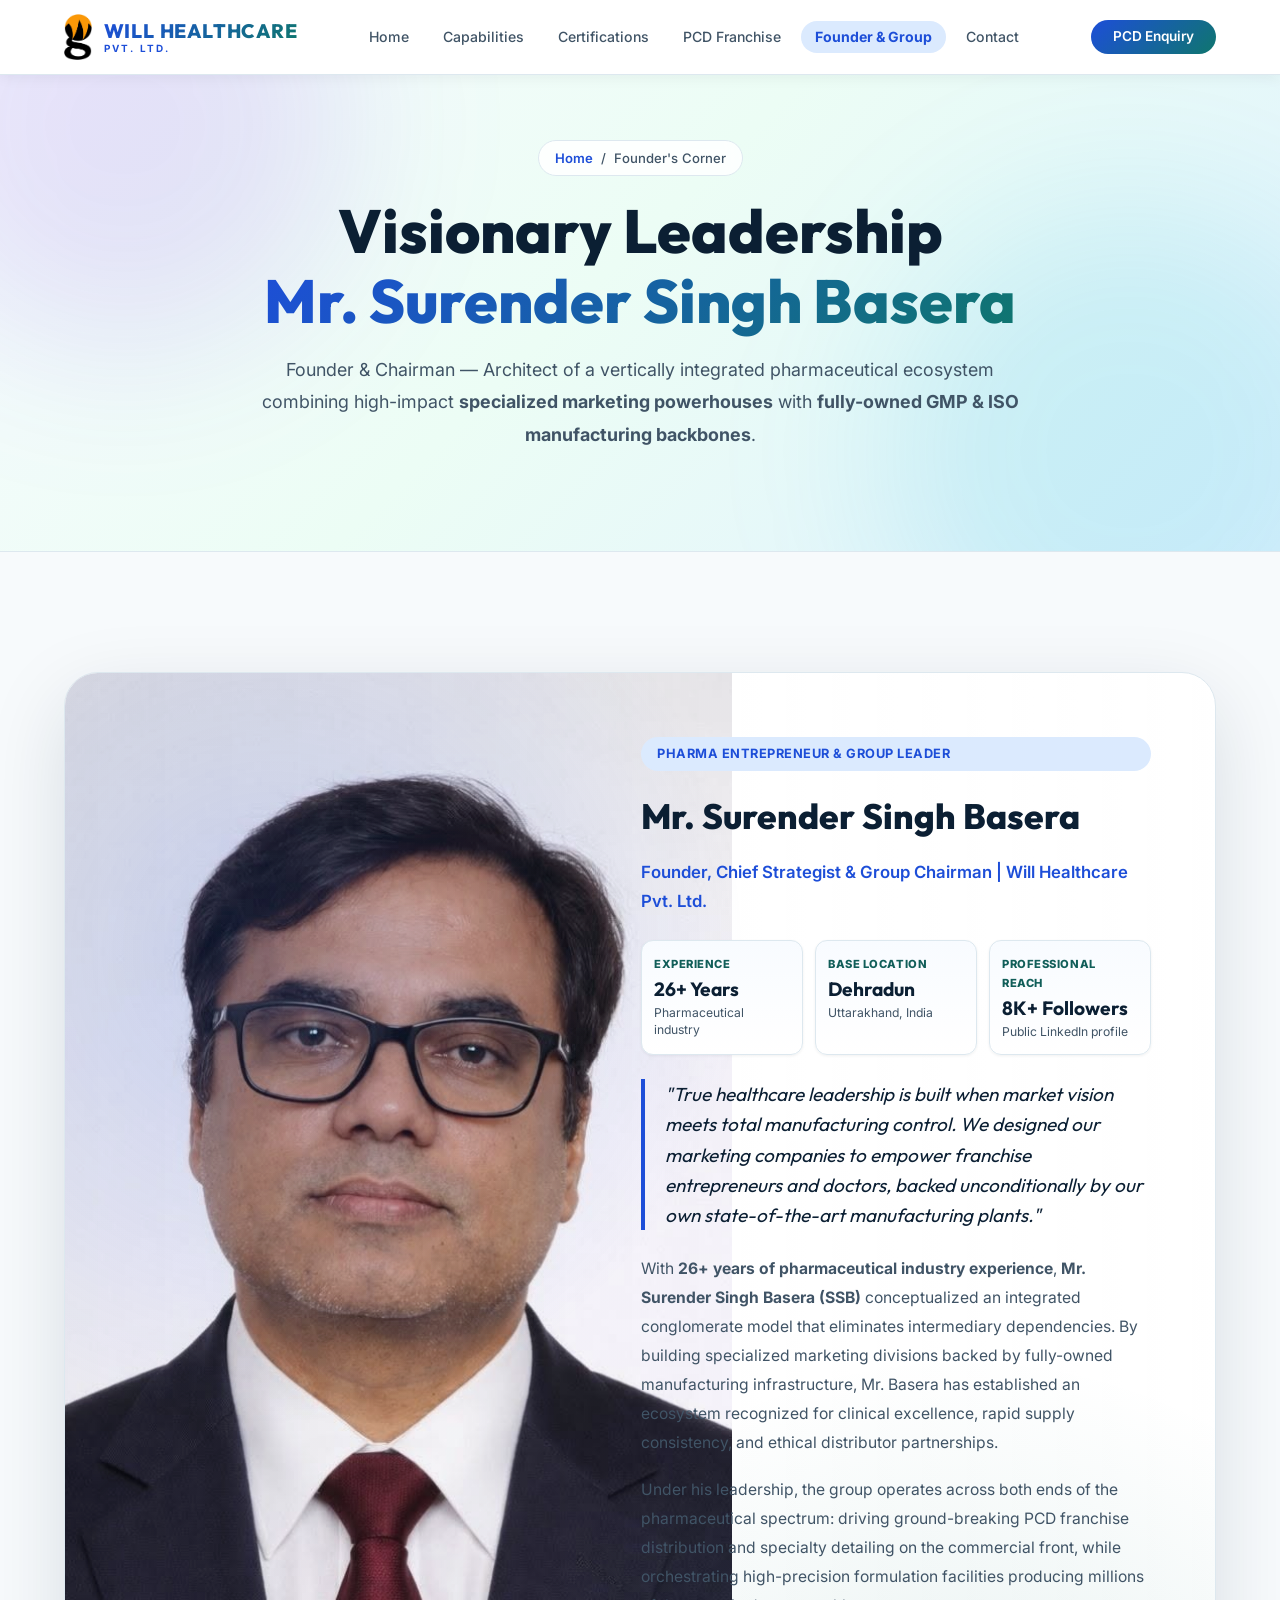
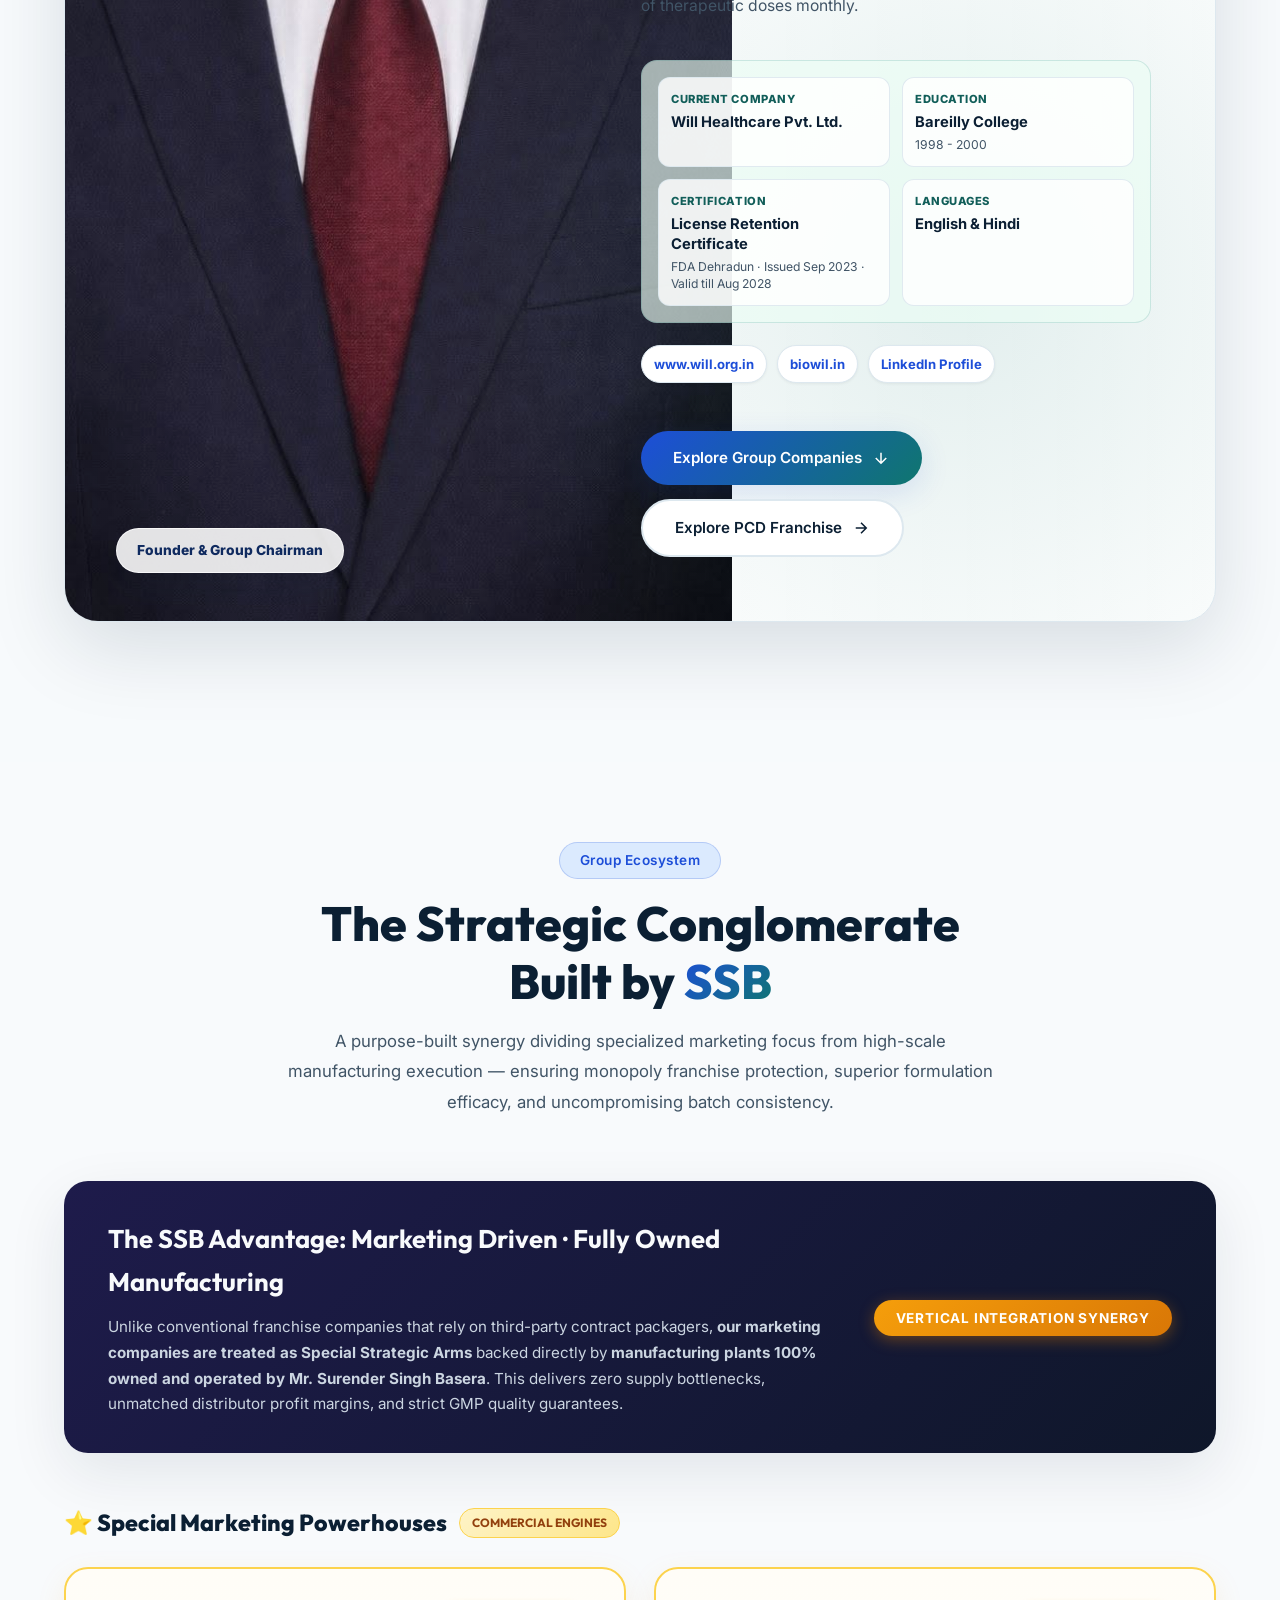
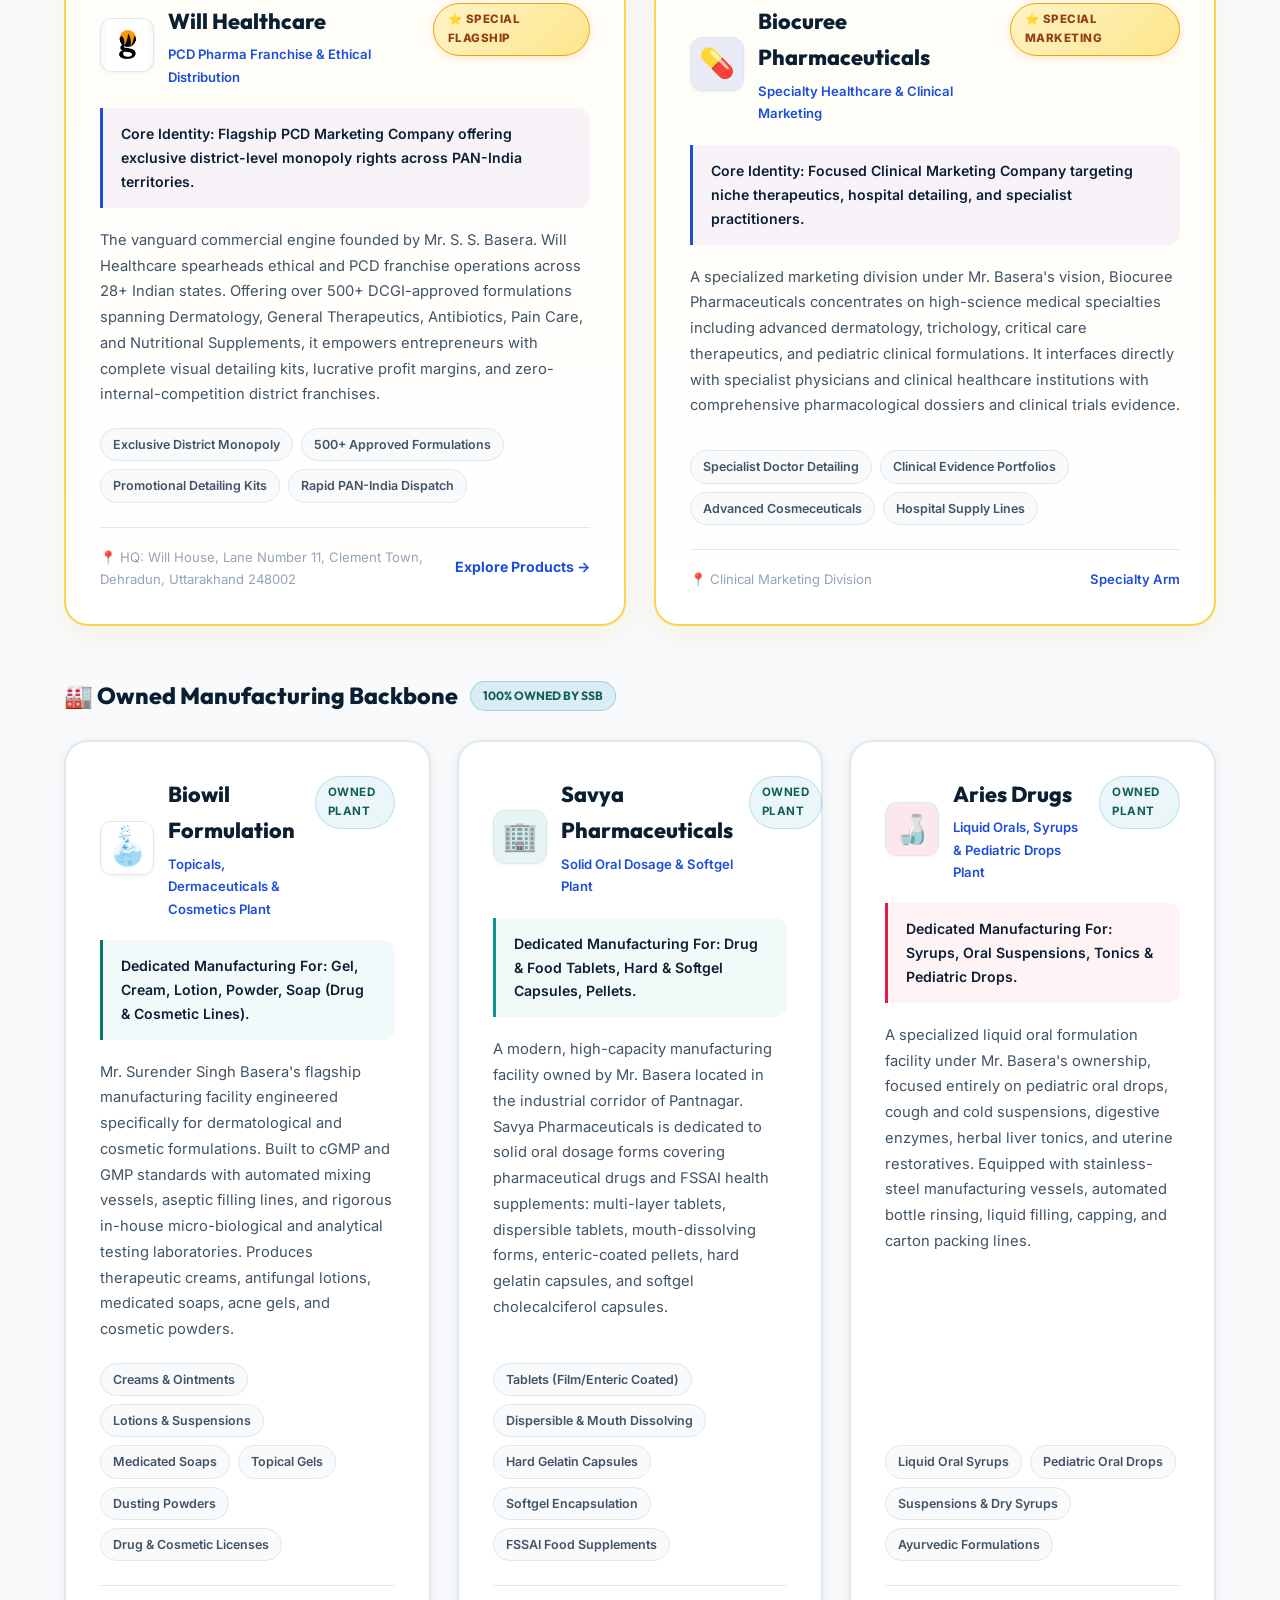
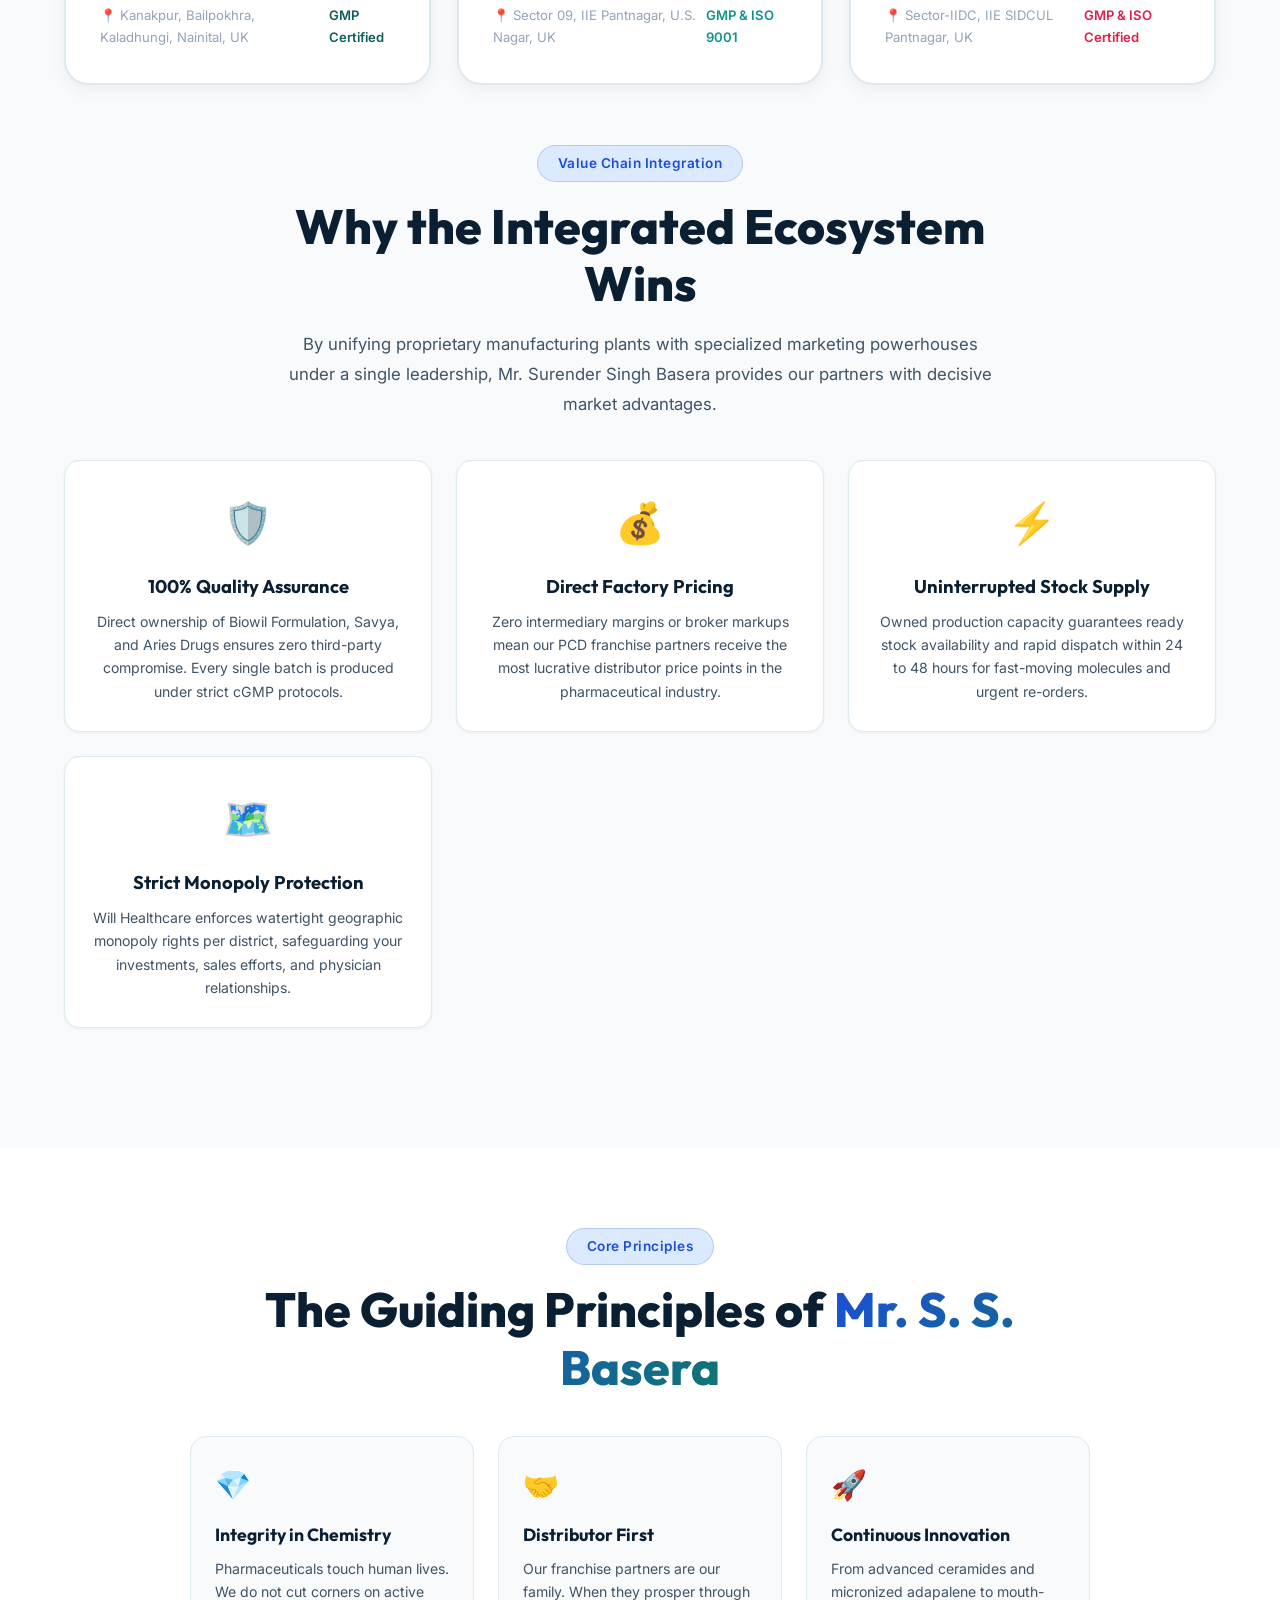
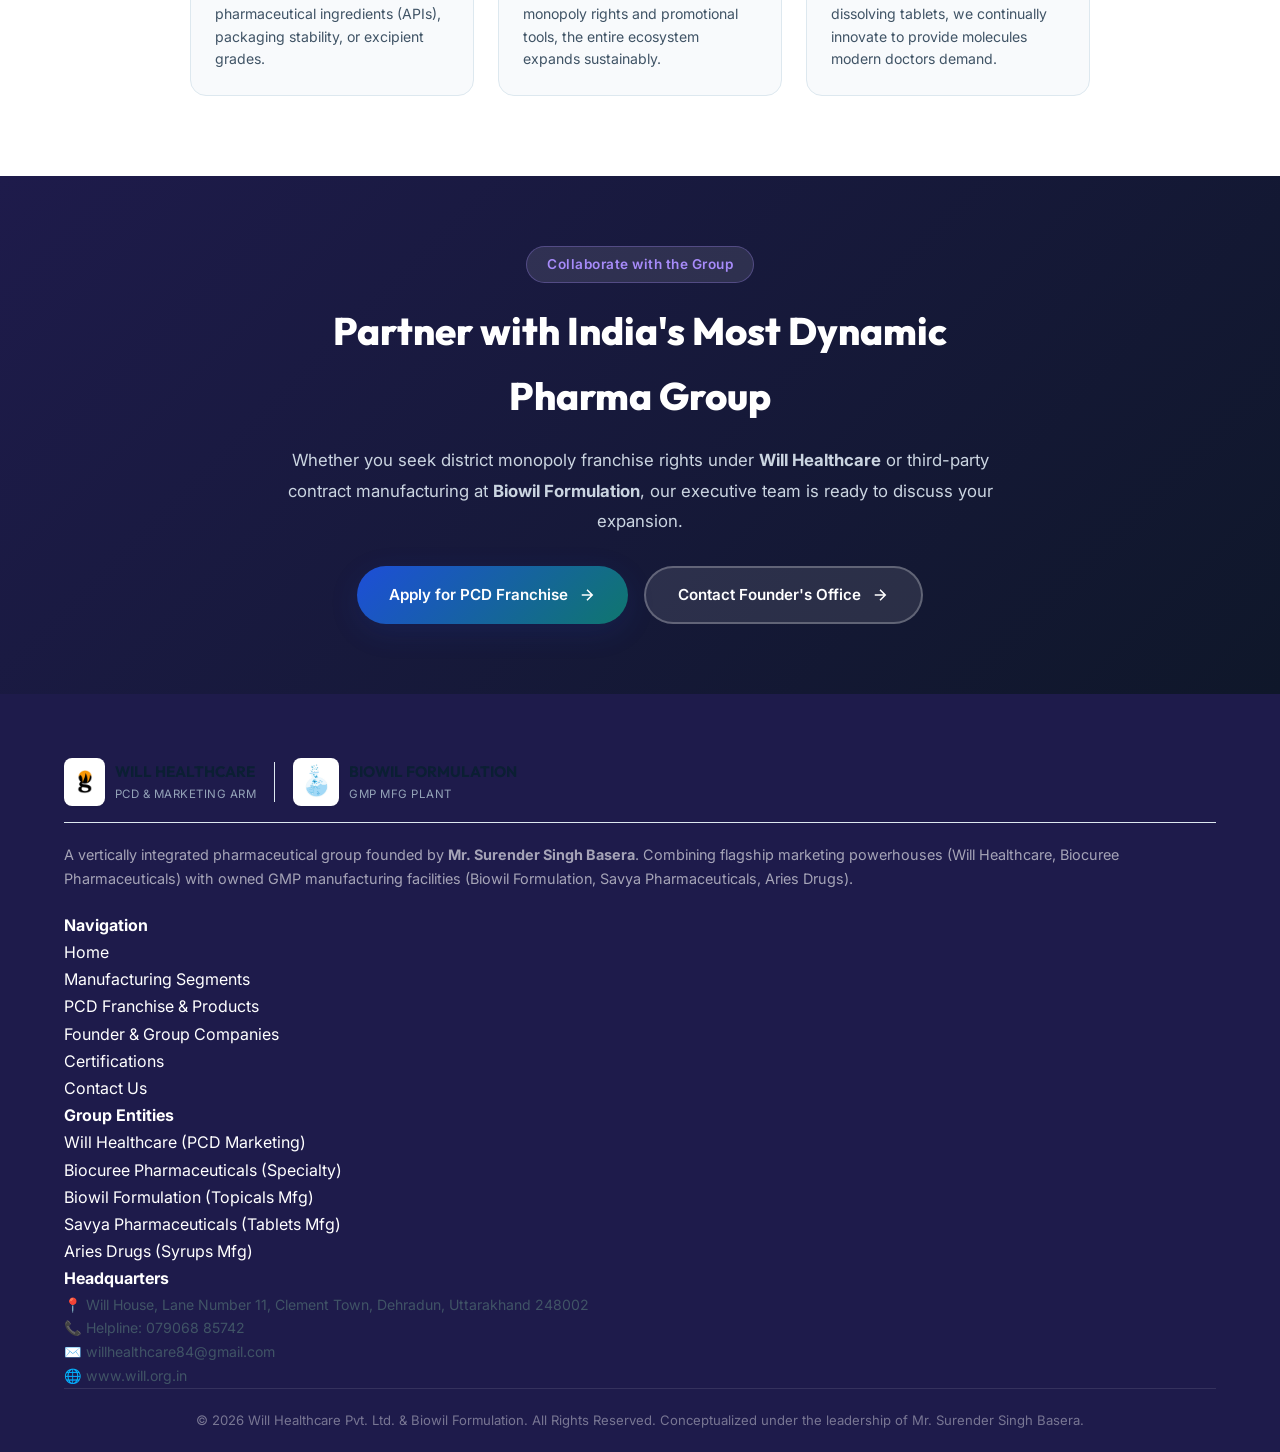
<file: founder.html>
<!DOCTYPE html>
<html lang="en">
<head>
    <meta charset="UTF-8">
    <meta name="viewport" content="width=device-width, initial-scale=1.0">
    <meta name="description" content="Meet Mr. Surender Singh Basera — Founder & Chairman of Will Healthcare Group. Architecting an integrated pharma ecosystem spanning flagship marketing companies (Will Healthcare, Biocuree Pharmaceuticals) and owned GMP manufacturing facilities (Biowil Formulation, Savya Pharmaceuticals, Aries Drugs).">
    <meta name="keywords" content="Surender Singh Basera, Founder Will Healthcare, Biowil Formulation, Biocuree Pharmaceuticals, Savya Pharmaceuticals, Aries Drugs, Third Party Pharma Manufacturing, PCD Franchise Founder">
    <title>Mr. Surender Singh Basera — Founder &amp; Chairman | Will Healthcare Group</title>
    
    <!-- Google Fonts -->
    <link rel="preconnect" href="https://fonts.googleapis.com">
    <link rel="preconnect" href="https://fonts.gstatic.com" crossorigin>
    <link href="https://fonts.googleapis.com/css2?family=Outfit:wght@300;400;500;600;700;800;900&family=Inter:wght@300;400;500;600;700&display=swap" rel="stylesheet">
    
    <!-- Stylesheets -->
    <link rel="stylesheet" href="style.css">
</head>
<body class="founder-page">

    <!-- ============ NAVBAR ============ -->
    <nav class="navbar scrolled" id="navbar">
        <div class="nav-container">
            <a href="index.html" class="nav-logo">
                <img src="will_logo_transparent.png" alt="Will Healthcare Pvt. Ltd. Logo" class="brand-logo-img">
                <div class="logo-text">
                    <span class="logo-main">WILL HEALTHCARE</span>
                    <span class="logo-sub">PVT. LTD.</span>
                </div>
            </a>

            <ul class="nav-links" id="navLinks">
                <li><a href="index.html" class="nav-link">Home</a></li>
                <li><a href="index.html#mfg-segments" class="nav-link">Capabilities</a></li>
                <li><a href="index.html#certifications" class="nav-link">Certifications</a></li>
                <li><a href="pcd-franchise.html" class="nav-link">PCD Franchise</a></li>
                <li><a href="founder.html" class="nav-link active">Founder &amp; Group</a></li>
                <li><a href="index.html#contact" class="nav-link">Contact</a></li>
            </ul>
            <a href="pcd-franchise.html#pcdFormSection" class="nav-cta" id="navQuoteBtn">PCD Enquiry</a>
            <button class="nav-toggle" id="navToggle" aria-label="Toggle navigation">
                <span></span><span></span><span></span>
            </button>
        </div>
    </nav>

    <!-- ============ PAGE HERO ============ -->
    <header class="page-hero">
        <div class="page-hero-glow page-hero-glow-1"></div>
        <div class="page-hero-glow page-hero-glow-2"></div>
        <div class="container">
            <div class="page-hero-content">
                <div class="page-breadcrumb">
                    <a href="index.html">Home</a>
                    <span>/</span>
                    <span>Founder's Corner</span>
                </div>
                <h1 class="page-hero-title">
                    Visionary Leadership <br>
                    <span class="gradient-text">Mr. Surender Singh Basera</span>
                </h1>
                <p class="page-hero-subtitle">
                    Founder &amp; Chairman — Architect of a vertically integrated pharmaceutical ecosystem combining high-impact <strong>specialized marketing powerhouses</strong> with <strong>fully-owned GMP &amp; ISO manufacturing backbones</strong>.
                </p>
            </div>
        </div>
    </header>

    <!-- ============ FOUNDER PROFILE HERO SECTION ============ -->
    <section class="founder-section" style="padding: 60px 0;">
        <div class="container">
            <div class="founder-profile-hero">
                <div class="founder-bio-card">
                    <div class="founder-bg-portrait" role="img" aria-label="Mr. Surender Singh Basera - Founder and Chairman"></div>
                    <span class="founder-bio-tag">PHARMA ENTREPRENEUR &amp; GROUP LEADER</span>
                    <h2 class="founder-bio-title">Mr. Surender Singh Basera</h2>
                    <div class="founder-bio-role">Founder, Chief Strategist &amp; Group Chairman | Will Healthcare Pvt. Ltd.</div>

                    <div class="founder-profile-snapshot">
                        <div class="snapshot-card">
                            <span>Experience</span>
                            <strong>26+ Years</strong>
                            <small>Pharmaceutical industry</small>
                        </div>
                        <div class="snapshot-card">
                            <span>Base Location</span>
                            <strong>Dehradun</strong>
                            <small>Uttarakhand, India</small>
                        </div>
                        <div class="snapshot-card">
                            <span>Professional Reach</span>
                            <strong>8K+ Followers</strong>
                            <small>Public LinkedIn profile</small>
                        </div>
                    </div>

                    <blockquote class="founder-bio-quote">
                        "True healthcare leadership is built when market vision meets total manufacturing control. We designed our marketing companies to empower franchise entrepreneurs and doctors, backed unconditionally by our own state-of-the-art manufacturing plants."
                    </blockquote>

                    <p class="founder-bio-text">
                        With <strong>26+ years of pharmaceutical industry experience</strong>, <strong>Mr. Surender Singh Basera (SSB)</strong> conceptualized an integrated conglomerate model that eliminates intermediary dependencies. By building specialized marketing divisions backed by fully-owned manufacturing infrastructure, Mr. Basera has established an ecosystem recognized for clinical excellence, rapid supply consistency, and ethical distributor partnerships.
                    </p>

                    <p class="founder-bio-text">
                        Under his leadership, the group operates across both ends of the pharmaceutical spectrum: driving ground-breaking PCD franchise distribution and specialty detailing on the commercial front, while orchestrating high-precision formulation facilities producing millions of therapeutic doses monthly.
                    </p>

                    <div class="founder-credential-panel">
                        <div class="credential-item">
                            <span class="credential-label">Current Company</span>
                            <strong>Will Healthcare Pvt. Ltd.</strong>
                        </div>
                        <div class="credential-item">
                            <span class="credential-label">Education</span>
                            <strong>Bareilly College</strong>
                            <small>1998 - 2000</small>
                        </div>
                        <div class="credential-item">
                            <span class="credential-label">Certification</span>
                            <strong>License Retention Certificate</strong>
                            <small>FDA Dehradun · Issued Sep 2023 · Valid till Aug 2028</small>
                        </div>
                        <div class="credential-item">
                            <span class="credential-label">Languages</span>
                            <strong>English &amp; Hindi</strong>
                        </div>
                    </div>

                    <div class="founder-web-links">
                        <a href="https://www.will.org.in" target="_blank" rel="noopener">www.will.org.in</a>
                        <a href="https://www.biowil.in" target="_blank" rel="noopener">biowil.in</a>
                        <a href="https://www.linkedin.com/in/surender-singh-basera-40bb0baa/" target="_blank" rel="noopener">LinkedIn Profile</a>
                    </div>

                    <div style="display: flex; gap: 14px; flex-wrap: wrap; margin-top: 24px;">
                        <a href="#ecosystem" class="btn btn-primary">
                            <span>Explore Group Companies</span>
                            <svg width="18" height="18" viewBox="0 0 24 24" fill="none" stroke="currentColor" stroke-width="2"><path d="M12 5v14M19 12l-7 7-7-7"/></svg>
                        </a>
                        <a href="pcd-franchise.html" class="btn btn-secondary">
                            <span>Explore PCD Franchise</span>
                            <svg width="18" height="18" viewBox="0 0 24 24" fill="none" stroke="currentColor" stroke-width="2"><path d="M5 12h14M12 5l7 7-7 7"/></svg>
                        </a>
                    </div>
                </div>
            </div>
        </div>
    </section>

    <!-- ============ STRATEGIC ARCHITECTURE SECTION ============ -->
    <section class="companies-ecosystem-section" id="ecosystem">
        <div class="container">
            <div class="section-header">
                <span class="section-tag">Group Ecosystem</span>
                <h2 class="section-title">The Strategic Conglomerate Built by <span class="gradient-text">SSB</span></h2>
                <p class="section-desc">A purpose-built synergy dividing specialized marketing focus from high-scale manufacturing execution — ensuring monopoly franchise protection, superior formulation efficacy, and uncompromising batch consistency.</p>
            </div>

            <!-- Strategic Callout Banner -->
            <div class="strategic-callout-banner">
                <div>
                    <h3 class="callout-title">The SSB Advantage: Marketing Driven · Fully Owned Manufacturing</h3>
                    <p class="callout-desc">
                        Unlike conventional franchise companies that rely on third-party contract packagers, <strong>our marketing companies are treated as Special Strategic Arms</strong> backed directly by <strong>manufacturing plants 100% owned and operated by Mr. Surender Singh Basera</strong>. This delivers zero supply bottlenecks, unmatched distributor profit margins, and strict GMP quality guarantees.
                    </p>
                </div>
                <div>
                    <span class="callout-badge-pill">Vertical Integration Synergy</span>
                </div>
            </div>

            <!-- ================= GROUP 1: SPECIAL MARKETING COMPANIES ================= -->
            <div class="group-category-title">
                <span>⭐ Special Marketing Powerhouses</span>
                <span class="title-badge title-badge-special">Commercial Engines</span>
            </div>

            <div class="companies-grid-special">
                <!-- Company 1: Will Healthcare -->
                <div class="company-card-enhanced featured-marketing">
                    <div class="company-card-header">
                        <div class="company-brand-meta">
                            <div class="company-logo-avatar">
                                <img src="will logo.jpeg" alt="Will Healthcare Logo">
                            </div>
                            <div class="company-titles">
                                <h3>Will Healthcare</h3>
                                <div class="company-subtitle">PCD Pharma Franchise &amp; Ethical Distribution</div>
                            </div>
                        </div>
                        <span class="company-special-ribbon">⭐ Special Flagship</span>
                    </div>

                    <div class="company-highlight-box">
                        Core Identity: Flagship PCD Marketing Company offering exclusive district-level monopoly rights across PAN-India territories.
                    </div>

                    <p class="company-desc-text">
                        The vanguard commercial engine founded by Mr. S. S. Basera. Will Healthcare spearheads ethical and PCD franchise operations across 28+ Indian states. Offering over 500+ DCGI-approved formulations spanning Dermatology, General Therapeutics, Antibiotics, Pain Care, and Nutritional Supplements, it empowers entrepreneurs with complete visual detailing kits, lucrative profit margins, and zero-internal-competition district franchises.
                    </p>

                    <div class="company-caps-list">
                        <span class="cap-badge">Exclusive District Monopoly</span>
                        <span class="cap-badge">500+ Approved Formulations</span>
                        <span class="cap-badge">Promotional Detailing Kits</span>
                        <span class="cap-badge">Rapid PAN-India Dispatch</span>
                    </div>

                    <div class="company-card-footer">
                        <div class="company-location">
                            <span>📍 HQ: Will House, Lane Number 11, Clement Town, Dehradun, Uttarakhand 248002</span>
                        </div>
                        <a href="pcd-franchise.html" class="nav-link" style="color: var(--purple); font-weight: 700; padding: 0;">Explore Products →</a>
                    </div>
                </div>

                <!-- Company 2: Biocuree Pharmaceuticals -->
                <div class="company-card-enhanced featured-marketing">
                    <div class="company-card-header">
                        <div class="company-brand-meta">
                            <div class="company-logo-avatar" style="background: rgba(29, 78, 216, 0.1); color: #1D4ED8;">
                                💊
                            </div>
                            <div class="company-titles">
                                <h3>Biocuree Pharmaceuticals</h3>
                                <div class="company-subtitle">Specialty Healthcare &amp; Clinical Marketing</div>
                            </div>
                        </div>
                        <span class="company-special-ribbon">⭐ Special Marketing</span>
                    </div>

                    <div class="company-highlight-box">
                        Core Identity: Focused Clinical Marketing Company targeting niche therapeutics, hospital detailing, and specialist practitioners.
                    </div>

                    <p class="company-desc-text">
                        A specialized marketing division under Mr. Basera's vision, Biocuree Pharmaceuticals concentrates on high-science medical specialties including advanced dermatology, trichology, critical care therapeutics, and pediatric clinical formulations. It interfaces directly with specialist physicians and clinical healthcare institutions with comprehensive pharmacological dossiers and clinical trials evidence.
                    </p>

                    <div class="company-caps-list">
                        <span class="cap-badge">Specialist Doctor Detailing</span>
                        <span class="cap-badge">Clinical Evidence Portfolios</span>
                        <span class="cap-badge">Advanced Cosmeceuticals</span>
                        <span class="cap-badge">Hospital Supply Lines</span>
                    </div>

                    <div class="company-card-footer">
                        <div class="company-location">
                            <span>📍 Clinical Marketing Division</span>
                        </div>
                        <span style="color: var(--purple); font-weight: 600;">Specialty Arm</span>
                    </div>
                </div>
            </div>

            <!-- ================= GROUP 2: OWNED MANUFACTURING COMPANIES ================= -->
            <div class="group-category-title">
                <span>🏭 Owned Manufacturing Backbone</span>
                <span class="title-badge title-badge-mfg">100% Owned by SSB</span>
            </div>

            <div class="companies-grid-mfg">
                <!-- Company 3: Biowil Formulation -->
                <div class="company-card-enhanced">
                    <div class="company-card-header">
                        <div class="company-brand-meta">
                            <div class="company-logo-avatar">
                                <img src="biowil formulation logo.jpeg" alt="Biowil Formulation Logo">
                            </div>
                            <div class="company-titles">
                                <h3>Biowil Formulation</h3>
                                <div class="company-subtitle">Topicals, Dermaceuticals &amp; Cosmetics Plant</div>
                            </div>
                        </div>
                        <span class="company-mfg-ribbon">Owned Plant</span>
                    </div>

                    <div class="company-highlight-box" style="border-left-color: var(--cyan); background: rgba(8, 145, 178, 0.05);">
                        Dedicated Manufacturing For: Gel, Cream, Lotion, Powder, Soap (Drug &amp; Cosmetic Lines).
                    </div>

                    <p class="company-desc-text">
                        Mr. Surender Singh Basera's flagship manufacturing facility engineered specifically for dermatological and cosmetic formulations. Built to cGMP and GMP standards with automated mixing vessels, aseptic filling lines, and rigorous in-house micro-biological and analytical testing laboratories. Produces therapeutic creams, antifungal lotions, medicated soaps, acne gels, and cosmetic powders.
                    </p>

                    <div class="company-caps-list">
                        <span class="cap-badge">Creams &amp; Ointments</span>
                        <span class="cap-badge">Lotions &amp; Suspensions</span>
                        <span class="cap-badge">Medicated Soaps</span>
                        <span class="cap-badge">Topical Gels</span>
                        <span class="cap-badge">Dusting Powders</span>
                        <span class="cap-badge">Drug &amp; Cosmetic Licenses</span>
                    </div>

                    <div class="company-card-footer">
                        <div class="company-location">
                            <span>📍 Kanakpur, Bailpokhra, Kaladhungi, Nainital, UK</span>
                        </div>
                        <span style="color: var(--cyan-dark); font-weight: 600;">GMP Certified</span>
                    </div>
                </div>

                <!-- Company 4: Savya Pharmaceuticals -->
                <div class="company-card-enhanced">
                    <div class="company-card-header">
                        <div class="company-brand-meta">
                            <div class="company-logo-avatar" style="background: rgba(13, 148, 136, 0.1); color: #0D9488;">
                                🏢
                            </div>
                            <div class="company-titles">
                                <h3>Savya Pharmaceuticals</h3>
                                <div class="company-subtitle">Solid Oral Dosage &amp; Softgel Plant</div>
                            </div>
                        </div>
                        <span class="company-mfg-ribbon">Owned Plant</span>
                    </div>

                    <div class="company-highlight-box" style="border-left-color: #0D9488; background: rgba(13, 148, 136, 0.05);">
                        Dedicated Manufacturing For: Drug &amp; Food Tablets, Hard &amp; Softgel Capsules, Pellets.
                    </div>

                    <p class="company-desc-text">
                        A modern, high-capacity manufacturing facility owned by Mr. Basera located in the industrial corridor of Pantnagar. Savya Pharmaceuticals is dedicated to solid oral dosage forms covering pharmaceutical drugs and FSSAI health supplements: multi-layer tablets, dispersible tablets, mouth-dissolving forms, enteric-coated pellets, hard gelatin capsules, and softgel cholecalciferol capsules.
                    </p>

                    <div class="company-caps-list">
                        <span class="cap-badge">Tablets (Film/Enteric Coated)</span>
                        <span class="cap-badge">Dispersible &amp; Mouth Dissolving</span>
                        <span class="cap-badge">Hard Gelatin Capsules</span>
                        <span class="cap-badge">Softgel Encapsulation</span>
                        <span class="cap-badge">FSSAI Food Supplements</span>
                    </div>

                    <div class="company-card-footer">
                        <div class="company-location">
                            <span>📍 Sector 09, IIE Pantnagar, U.S. Nagar, UK</span>
                        </div>
                        <span style="color: #0D9488; font-weight: 600;">GMP &amp; ISO 9001</span>
                    </div>
                </div>

                <!-- Company 5: Aries Drugs -->
                <div class="company-card-enhanced">
                    <div class="company-card-header">
                        <div class="company-brand-meta">
                            <div class="company-logo-avatar" style="background: rgba(225, 29, 72, 0.1); color: #E11D48;">
                                🍶
                            </div>
                            <div class="company-titles">
                                <h3>Aries Drugs</h3>
                                <div class="company-subtitle">Liquid Orals, Syrups &amp; Pediatric Drops Plant</div>
                            </div>
                        </div>
                        <span class="company-mfg-ribbon">Owned Plant</span>
                    </div>

                    <div class="company-highlight-box" style="border-left-color: #E11D48; background: rgba(225, 29, 72, 0.05);">
                        Dedicated Manufacturing For: Syrups, Oral Suspensions, Tonics &amp; Pediatric Drops.
                    </div>

                    <p class="company-desc-text">
                        A specialized liquid oral formulation facility under Mr. Basera's ownership, focused entirely on pediatric oral drops, cough and cold suspensions, digestive enzymes, herbal liver tonics, and uterine restoratives. Equipped with stainless-steel manufacturing vessels, automated bottle rinsing, liquid filling, capping, and carton packing lines.
                    </p>

                    <div class="company-caps-list">
                        <span class="cap-badge">Liquid Oral Syrups</span>
                        <span class="cap-badge">Pediatric Oral Drops</span>
                        <span class="cap-badge">Suspensions &amp; Dry Syrups</span>
                        <span class="cap-badge">Ayurvedic Formulations</span>
                    </div>

                    <div class="company-card-footer">
                        <div class="company-location">
                            <span>📍 Sector-IIDC, IIE SIDCUL Pantnagar, UK</span>
                        </div>
                        <span style="color: #E11D48; font-weight: 600;">GMP &amp; ISO Certified</span>
                    </div>
                </div>
            </div>

            <!-- ============ VERTICAL SYNERGY ADVANTAGES ============ -->
            <div style="margin-top: 60px;">
                <div class="section-header" style="margin-bottom: 30px;">
                    <span class="section-tag">Value Chain Integration</span>
                    <h3 class="section-title">Why the Integrated Ecosystem Wins</h3>
                    <p class="section-desc">By unifying proprietary manufacturing plants with specialized marketing powerhouses under a single leadership, Mr. Surender Singh Basera provides our partners with decisive market advantages.</p>
                </div>

                <div class="synergy-cards-grid">
                    <div class="synergy-box">
                        <div class="synergy-icon">🛡️</div>
                        <h4>100% Quality Assurance</h4>
                        <p>Direct ownership of Biowil Formulation, Savya, and Aries Drugs ensures zero third-party compromise. Every single batch is produced under strict cGMP protocols.</p>
                    </div>

                    <div class="synergy-box">
                        <div class="synergy-icon">💰</div>
                        <h4>Direct Factory Pricing</h4>
                        <p>Zero intermediary margins or broker markups mean our PCD franchise partners receive the most lucrative distributor price points in the pharmaceutical industry.</p>
                    </div>

                    <div class="synergy-box">
                        <div class="synergy-icon">⚡</div>
                        <h4>Uninterrupted Stock Supply</h4>
                        <p>Owned production capacity guarantees ready stock availability and rapid dispatch within 24 to 48 hours for fast-moving molecules and urgent re-orders.</p>
                    </div>

                    <div class="synergy-box">
                        <div class="synergy-icon">🗺️</div>
                        <h4>Strict Monopoly Protection</h4>
                        <p>Will Healthcare enforces watertight geographic monopoly rights per district, safeguarding your investments, sales efforts, and physician relationships.</p>
                    </div>
                </div>
            </div>
        </div>
    </section>

    <!-- ============ FOUNDER'S PHILOSOPHY SECTION ============ -->
    <section style="padding: 80px 0; background: #FFFFFF;">
        <div class="container">
            <div style="max-width: 900px; margin: 0 auto; text-align: center;">
                <span class="section-tag">Core Principles</span>
                <h2 class="section-title" style="margin-bottom: 24px;">The Guiding Principles of <span class="gradient-text">Mr. S. S. Basera</span></h2>
                <div style="display: grid; grid-template-columns: repeat(auto-fit, minmax(250px, 1fr)); gap: 24px; text-align: left; margin-top: 40px;">
                    <div style="padding: 24px; background: var(--bg-surface); border-radius: var(--radius-lg); border: 1px solid var(--border-light);">
                        <div style="font-size: 1.8rem; margin-bottom: 10px;">💎</div>
                        <h4 style="font-family: var(--font-heading); font-size: 1.1rem; margin-bottom: 8px; color: var(--text-primary);">Integrity in Chemistry</h4>
                        <p style="font-size: 0.88rem; color: var(--text-secondary); line-height: 1.6;">Pharmaceuticals touch human lives. We do not cut corners on active pharmaceutical ingredients (APIs), packaging stability, or excipient grades.</p>
                    </div>

                    <div style="padding: 24px; background: var(--bg-surface); border-radius: var(--radius-lg); border: 1px solid var(--border-light);">
                        <div style="font-size: 1.8rem; margin-bottom: 10px;">🤝</div>
                        <h4 style="font-family: var(--font-heading); font-size: 1.1rem; margin-bottom: 8px; color: var(--text-primary);">Distributor First</h4>
                        <p style="font-size: 0.88rem; color: var(--text-secondary); line-height: 1.6;">Our franchise partners are our family. When they prosper through monopoly rights and promotional tools, the entire ecosystem expands sustainably.</p>
                    </div>

                    <div style="padding: 24px; background: var(--bg-surface); border-radius: var(--radius-lg); border: 1px solid var(--border-light);">
                        <div style="font-size: 1.8rem; margin-bottom: 10px;">🚀</div>
                        <h4 style="font-family: var(--font-heading); font-size: 1.1rem; margin-bottom: 8px; color: var(--text-primary);">Continuous Innovation</h4>
                        <p style="font-size: 0.88rem; color: var(--text-secondary); line-height: 1.6;">From advanced ceramides and micronized adapalene to mouth-dissolving tablets, we continually innovate to provide molecules modern doctors demand.</p>
                    </div>
                </div>
            </div>
        </div>
    </section>

    <!-- ============ CTA SECTION ============ -->
    <section style="padding: 70px 0; background: linear-gradient(135deg, #1E1B4B 0%, #0F172A 100%); color: #fff;">
        <div class="container" style="text-align: center; max-width: 800px;">
            <span class="section-tag" style="background: rgba(255,255,255,0.1); color: #A78BFA; border-color: rgba(167,139,250,0.3);">Collaborate with the Group</span>
            <h2 style="font-family: var(--font-heading); font-size: 2.4rem; font-weight: 800; margin-bottom: 16px;">Partner with India's Most Dynamic Pharma Group</h2>
            <p style="font-size: 1.05rem; line-height: 1.8; color: #CBD5E1; margin-bottom: 30px;">
                Whether you seek district monopoly franchise rights under <strong>Will Healthcare</strong> or third-party contract manufacturing at <strong>Biowil Formulation</strong>, our executive team is ready to discuss your expansion.
            </p>
            <div style="display: flex; gap: 16px; justify-content: center; flex-wrap: wrap;">
                <a href="pcd-franchise.html#pcdFormSection" class="btn btn-primary">
                    <span>Apply for PCD Franchise</span>
                    <svg width="18" height="18" viewBox="0 0 24 24" fill="none" stroke="currentColor" stroke-width="2"><path d="M5 12h14M12 5l7 7-7 7"/></svg>
                </a>
                <a href="index.html#contact" class="btn btn-secondary" style="background: rgba(255,255,255,0.1); color: #fff; border-color: rgba(255,255,255,0.25);">
                    <span>Contact Founder's Office</span>
                    <svg width="18" height="18" viewBox="0 0 24 24" fill="none" stroke="currentColor" stroke-width="2"><path d="M5 12h14M12 5l7 7-7 7"/></svg>
                </a>
            </div>
        </div>
    </section>

    <!-- ============ FOOTER ============ -->
    <footer class="footer">
        <div class="container">
            <div class="footer-top">
                <div class="footer-brand">
                    <!-- Dual Logos -->
                    <div class="footer-logos-duo">
                        <div class="footer-logo-item">
                            <img src="will logo.jpeg" alt="Will Healthcare Logo" class="footer-logo-img">
                            <div class="footer-logo-text">
                                <span class="footer-logo-title">WILL HEALTHCARE</span>
                                <span class="footer-logo-role">PCD &amp; Marketing Arm</span>
                            </div>
                        </div>
                        <div class="footer-divider-pipe"></div>
                        <div class="footer-logo-item">
                            <img src="biowil formulation logo.jpeg" alt="Biowil Formulation Logo" class="footer-logo-img">
                            <div class="footer-logo-text">
                                <span class="footer-logo-title">BIOWIL FORMULATION</span>
                                <span class="footer-logo-role">GMP Mfg Plant</span>
                            </div>
                        </div>
                    </div>

                    <p class="footer-desc">
                        A vertically integrated pharmaceutical group founded by <strong>Mr. Surender Singh Basera</strong>. Combining flagship marketing powerhouses (Will Healthcare, Biocuree Pharmaceuticals) with owned GMP manufacturing facilities (Biowil Formulation, Savya Pharmaceuticals, Aries Drugs).
                    </p>
                </div>

                <div class="footer-col">
                    <h4 class="footer-col-title">Navigation</h4>
                    <ul class="footer-links">
                        <li><a href="index.html">Home</a></li>
                        <li><a href="index.html#mfg-segments">Manufacturing Segments</a></li>
                        <li><a href="pcd-franchise.html">PCD Franchise &amp; Products</a></li>
                        <li><a href="founder.html">Founder &amp; Group Companies</a></li>
                        <li><a href="index.html#certifications">Certifications</a></li>
                        <li><a href="index.html#contact">Contact Us</a></li>
                    </ul>
                </div>

                <div class="footer-col">
                    <h4 class="footer-col-title">Group Entities</h4>
                    <ul class="footer-links">
                        <li><a href="founder.html#ecosystem">Will Healthcare (PCD Marketing)</a></li>
                        <li><a href="founder.html#ecosystem">Biocuree Pharmaceuticals (Specialty)</a></li>
                        <li><a href="founder.html#ecosystem">Biowil Formulation (Topicals Mfg)</a></li>
                        <li><a href="founder.html#ecosystem">Savya Pharmaceuticals (Tablets Mfg)</a></li>
                        <li><a href="founder.html#ecosystem">Aries Drugs (Syrups Mfg)</a></li>
                    </ul>
                </div>

                <div class="footer-col">
                    <h4 class="footer-col-title">Headquarters</h4>
                    <ul class="footer-links">
                        <li style="color: var(--text-secondary); font-size: 0.88rem;">📍 Will House, Lane Number 11, Clement Town, Dehradun, Uttarakhand 248002</li>
                        <li style="color: var(--text-secondary); font-size: 0.88rem;">📞 Helpline: 079068 85742</li>
                        <li style="color: var(--text-secondary); font-size: 0.88rem;">✉️ willhealthcare84@gmail.com</li>
                        <li style="color: var(--text-secondary); font-size: 0.88rem;">🌐 <a href="https://www.will.org.in" target="_blank" rel="noopener">www.will.org.in</a></li>
                    </ul>
                </div>
            </div>

            <div class="footer-bottom">
                <p>&copy; 2026 Will Healthcare Pvt. Ltd. &amp; Biowil Formulation. All Rights Reserved. Conceptualized under the leadership of Mr. Surender Singh Basera.</p>
            </div>
        </div>
    </footer>

    <!-- Scripts -->
    <script src="script.js"></script>
</body>
</html>
</file>
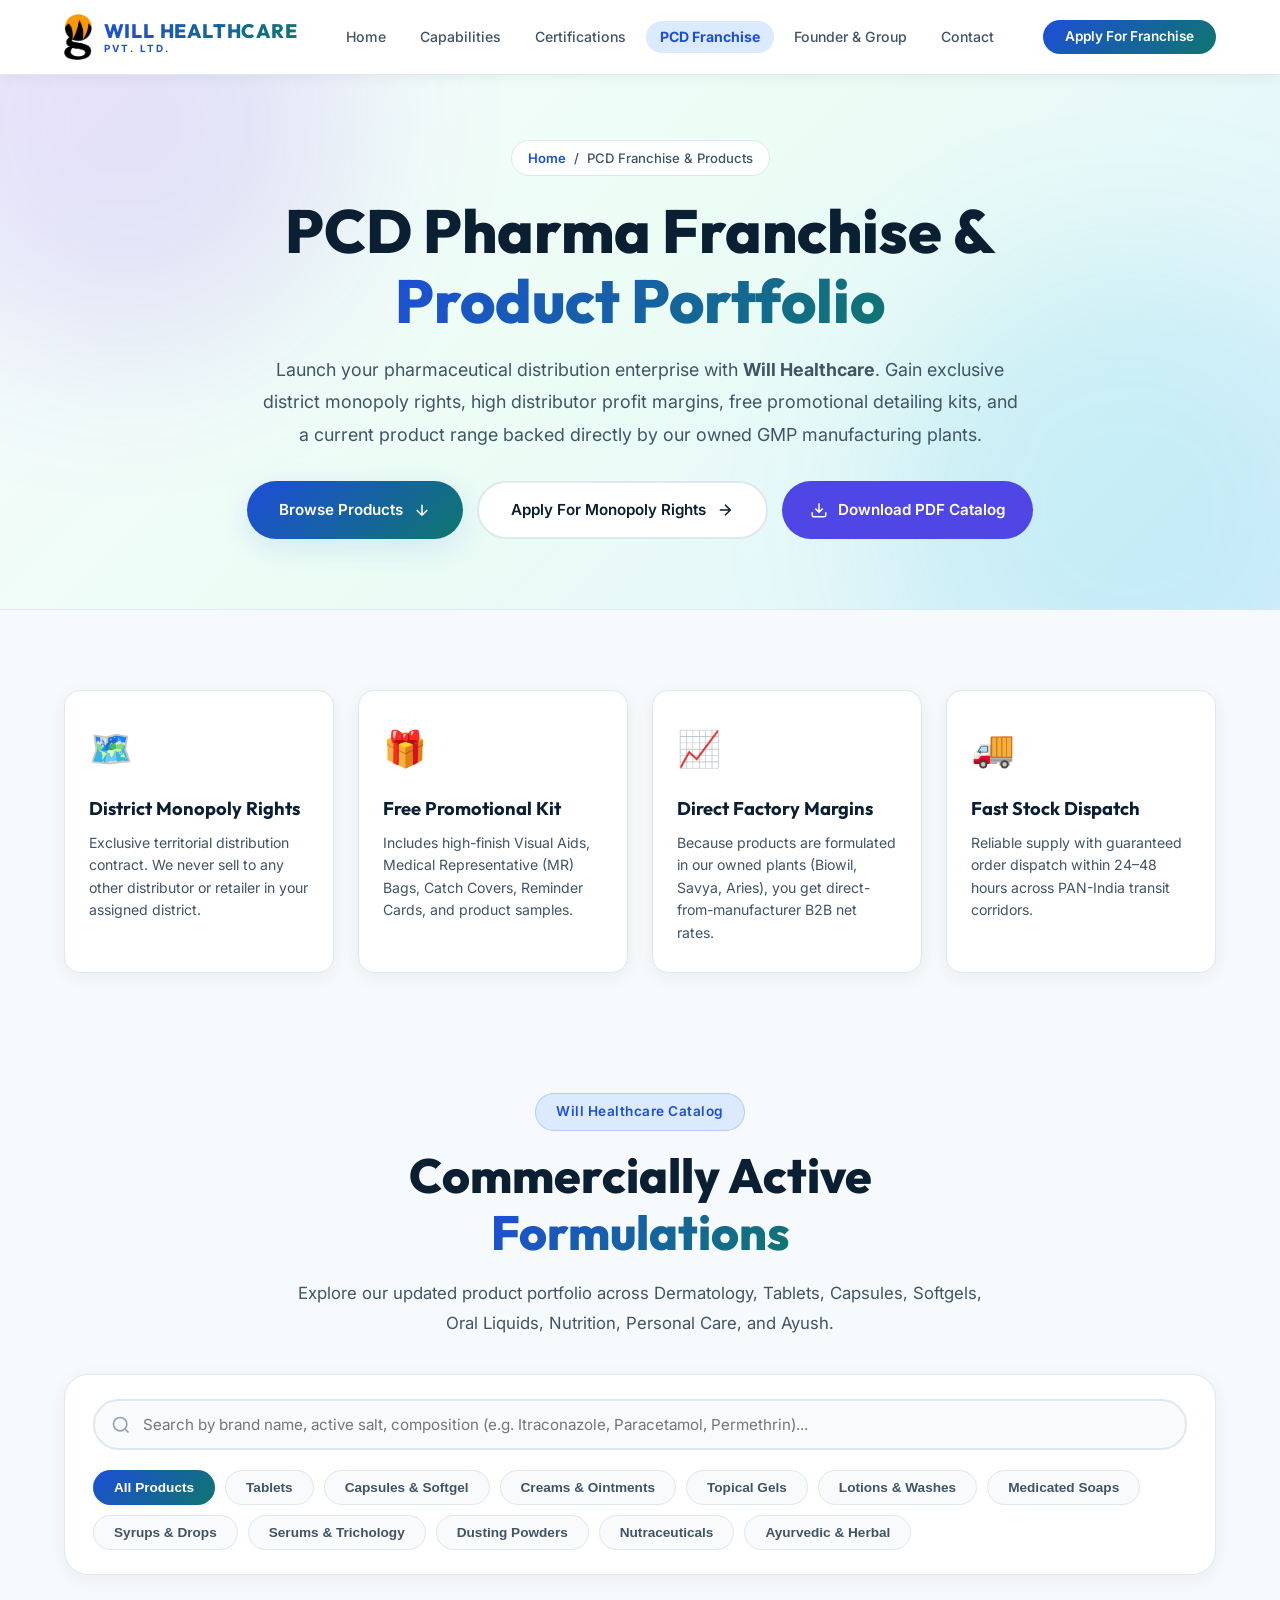
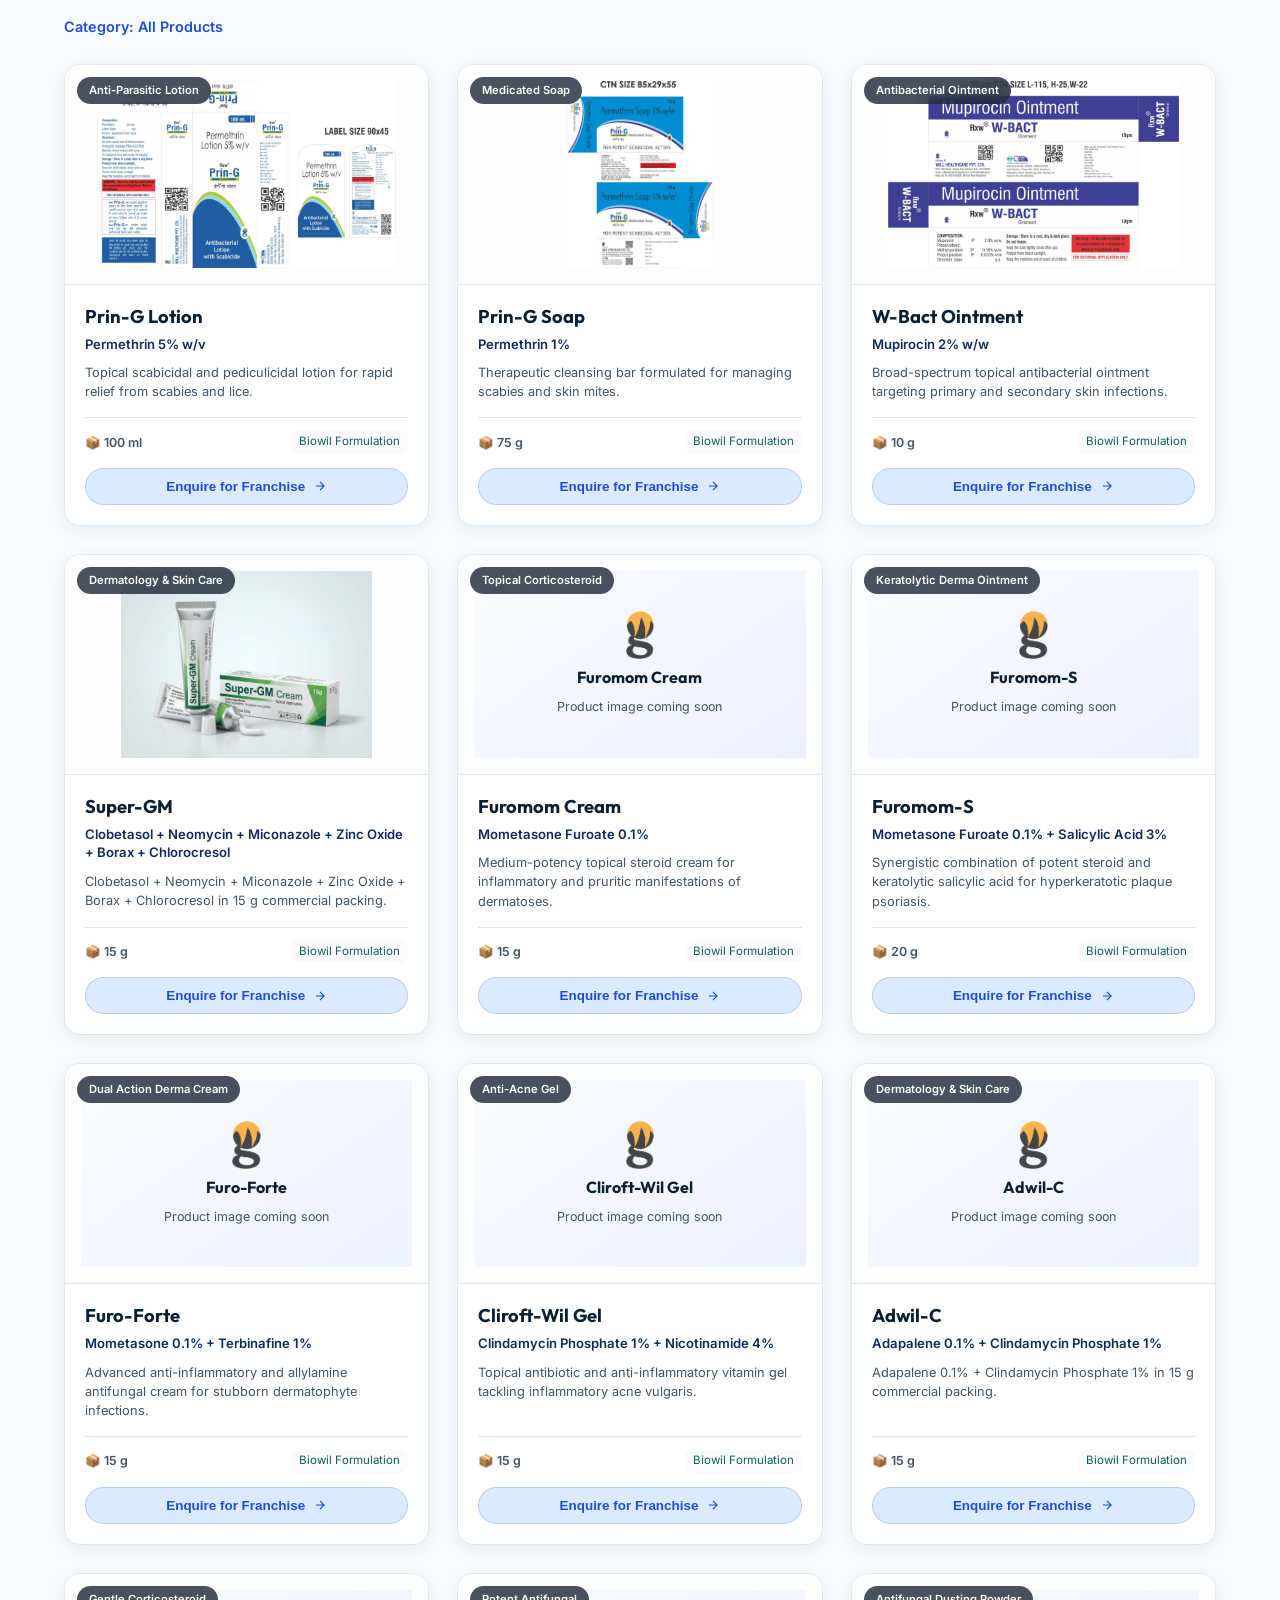
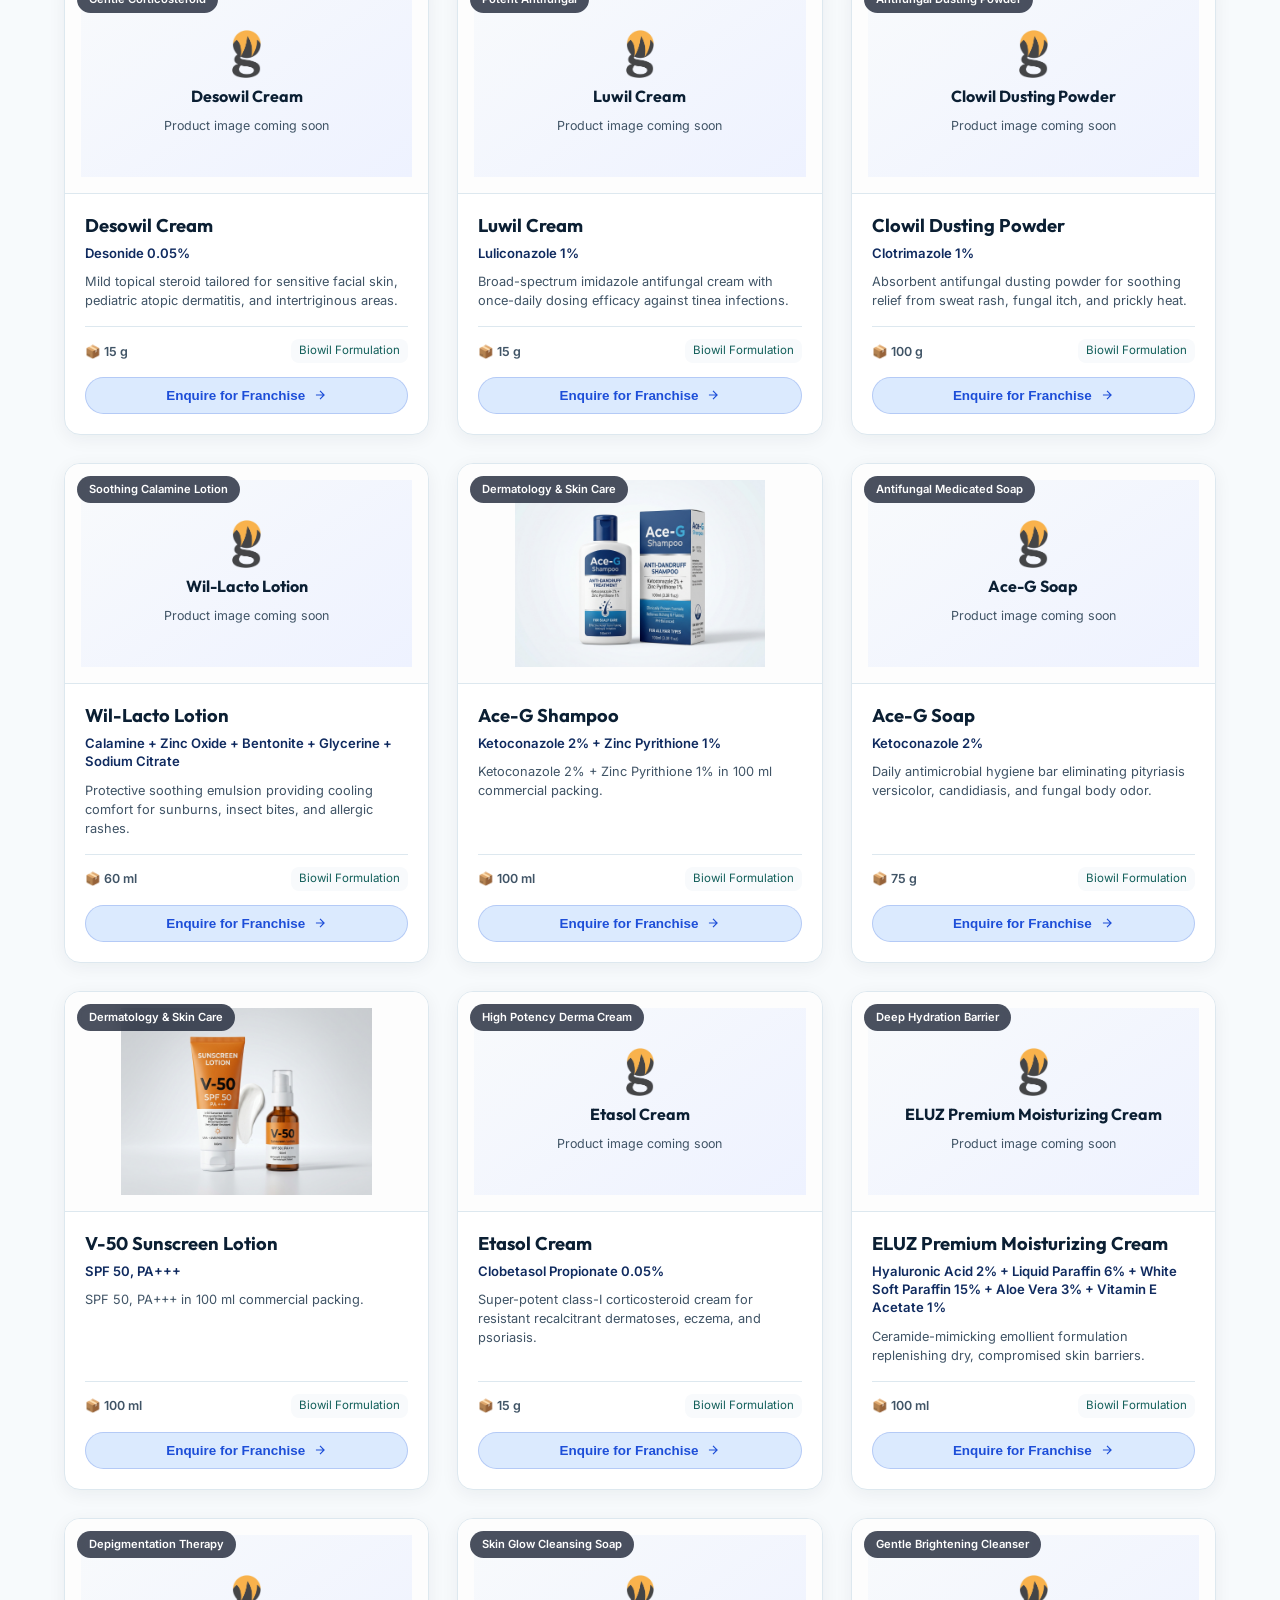
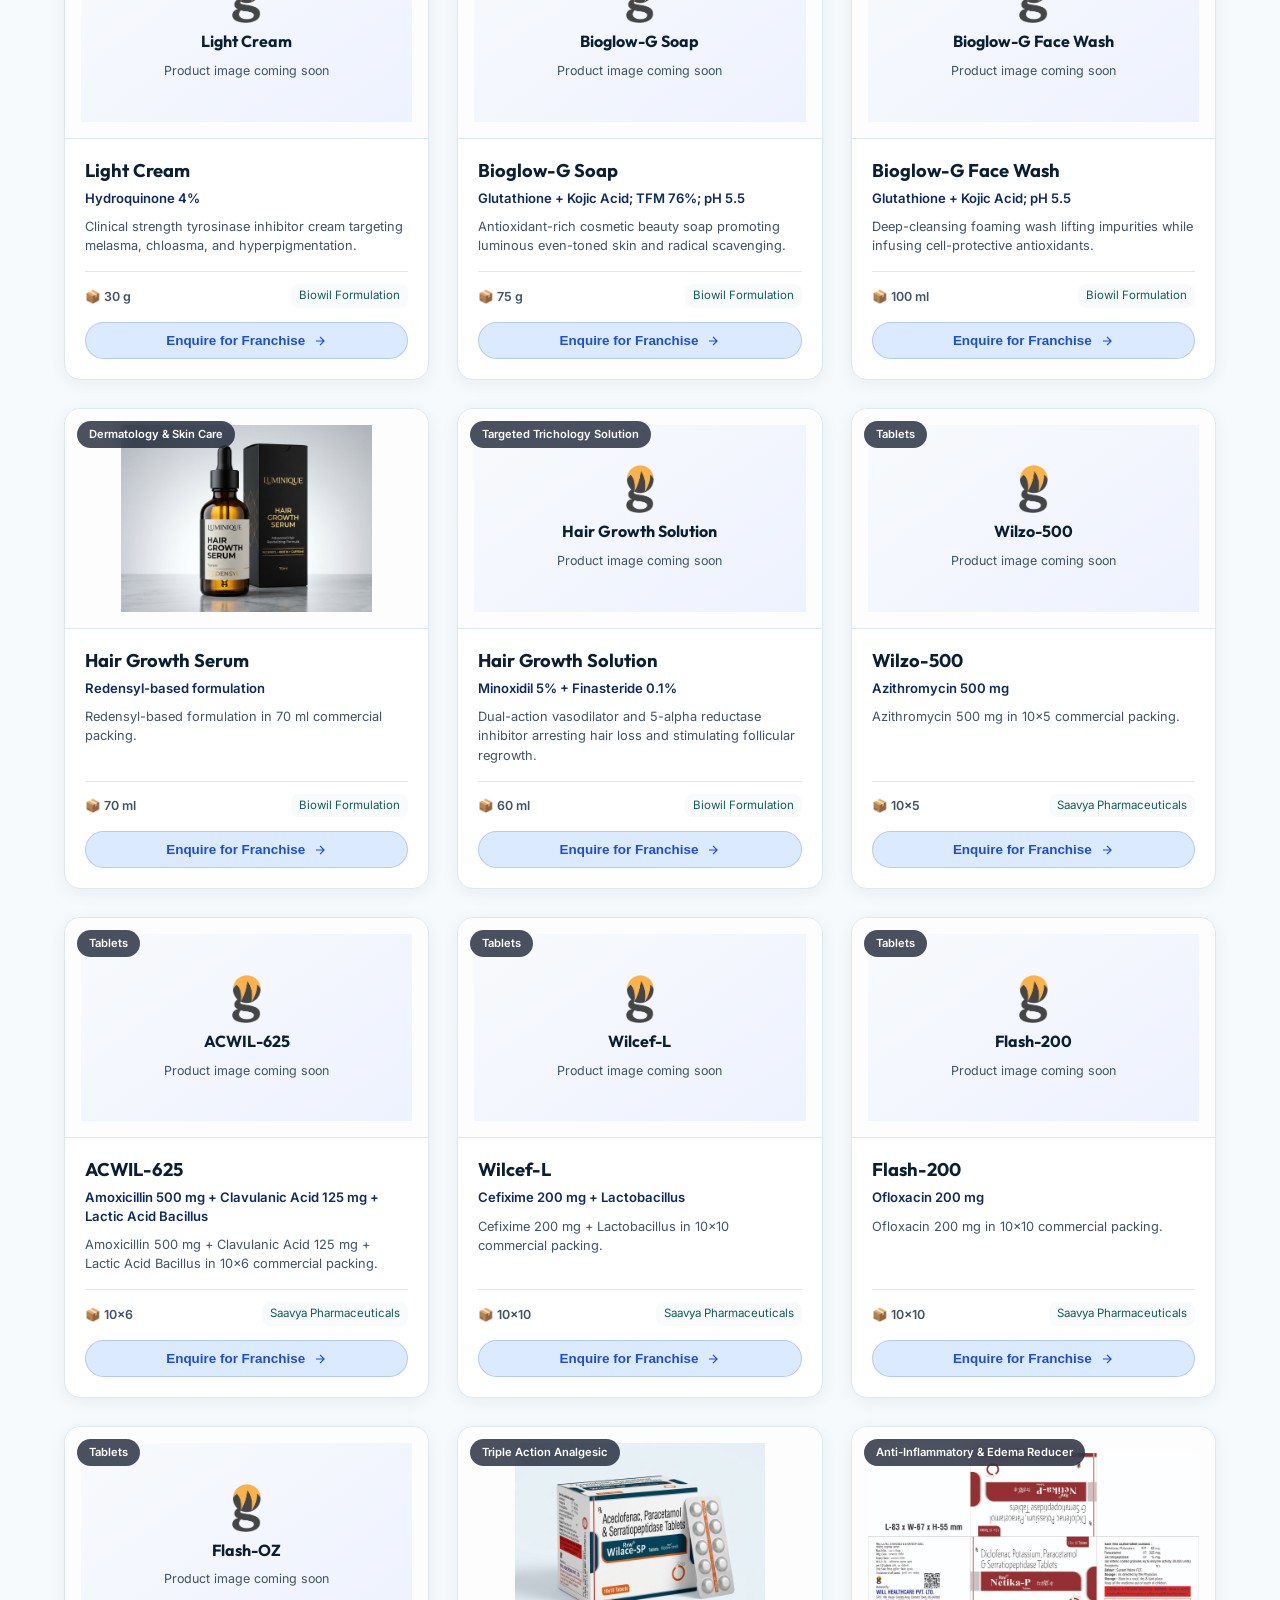
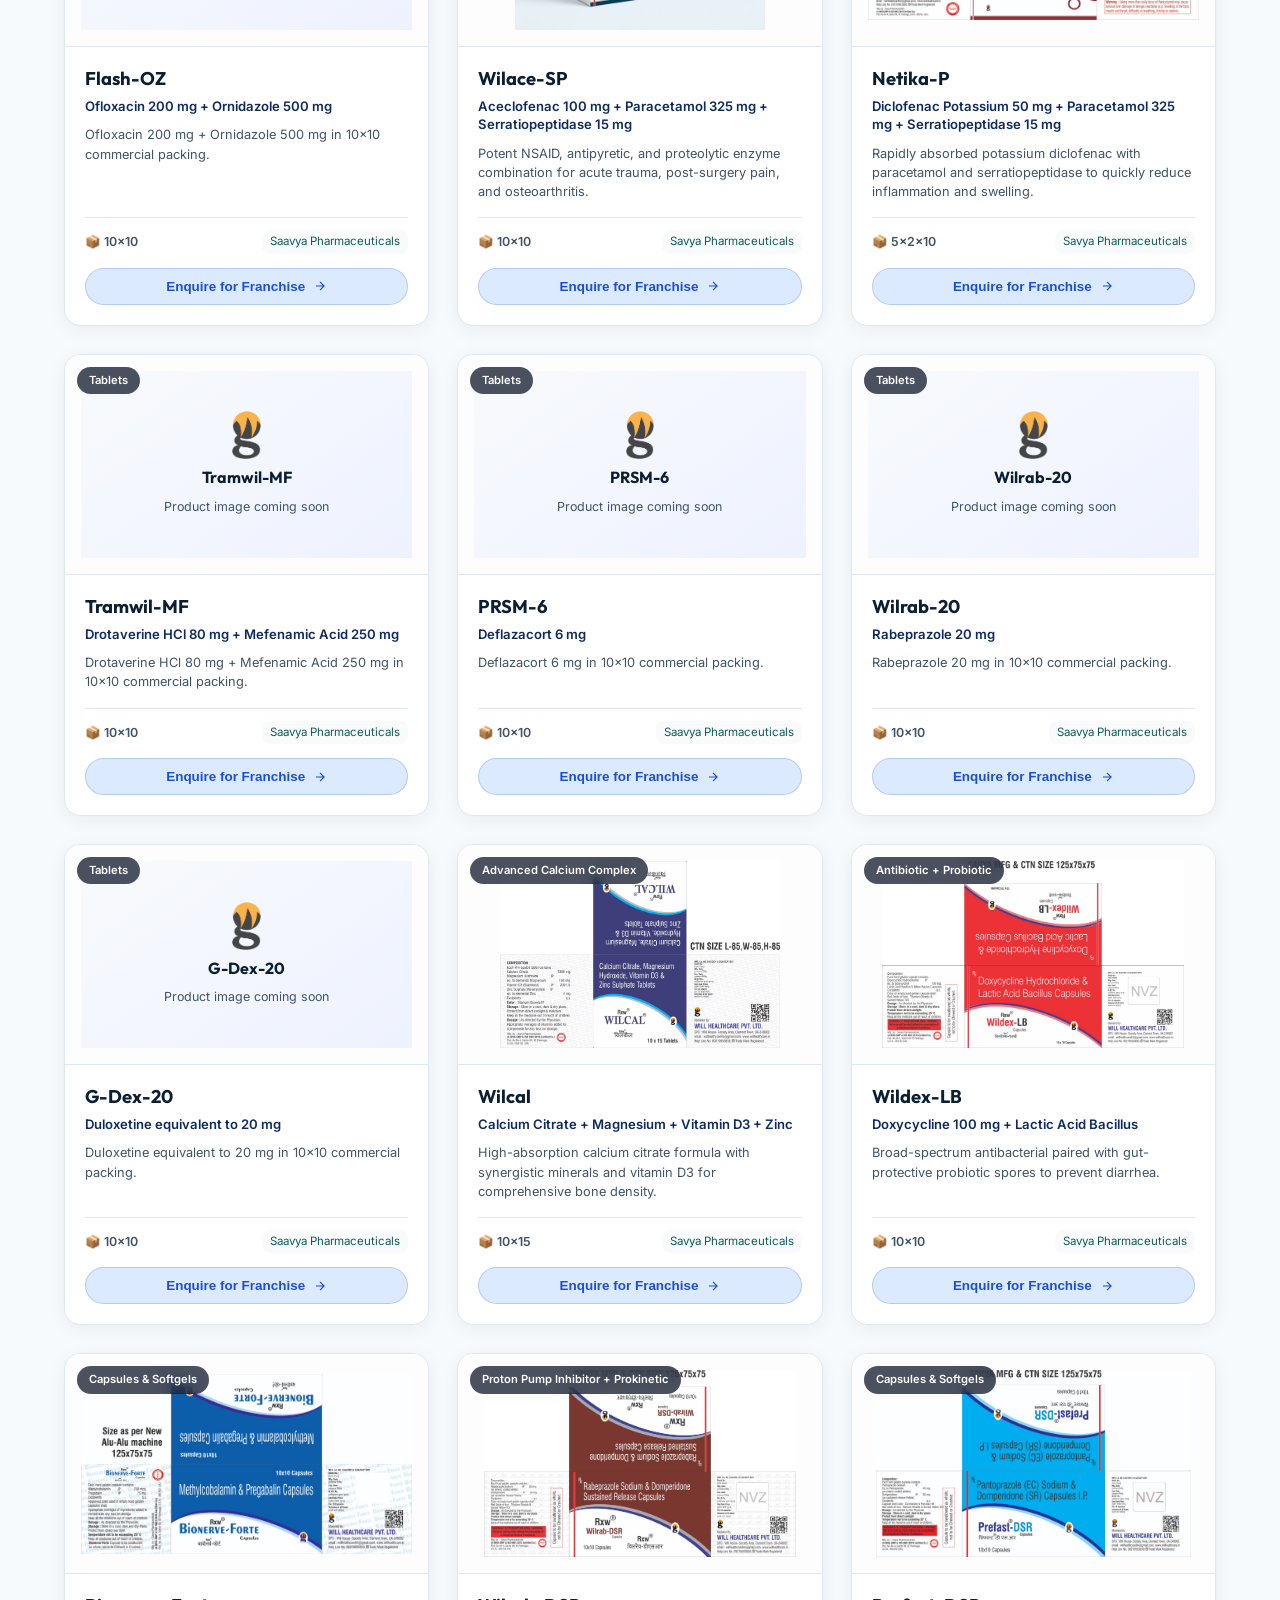
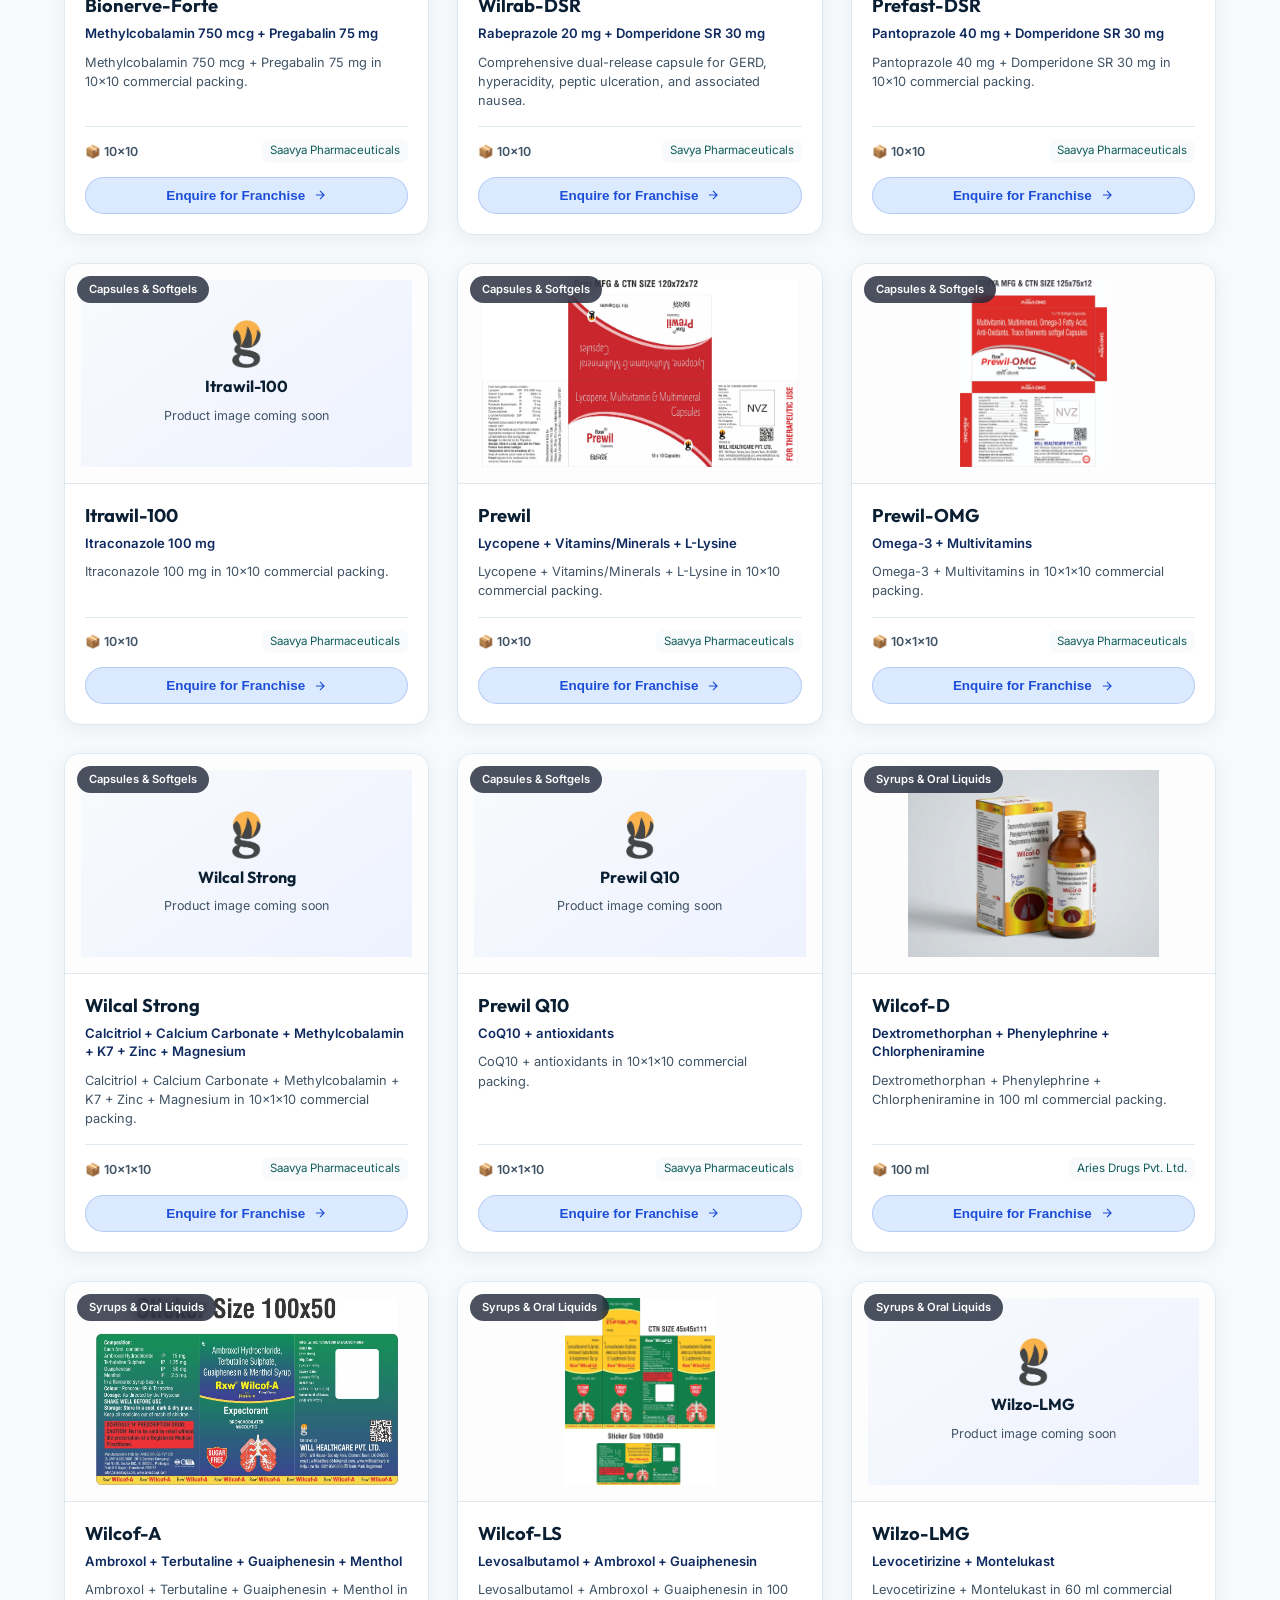
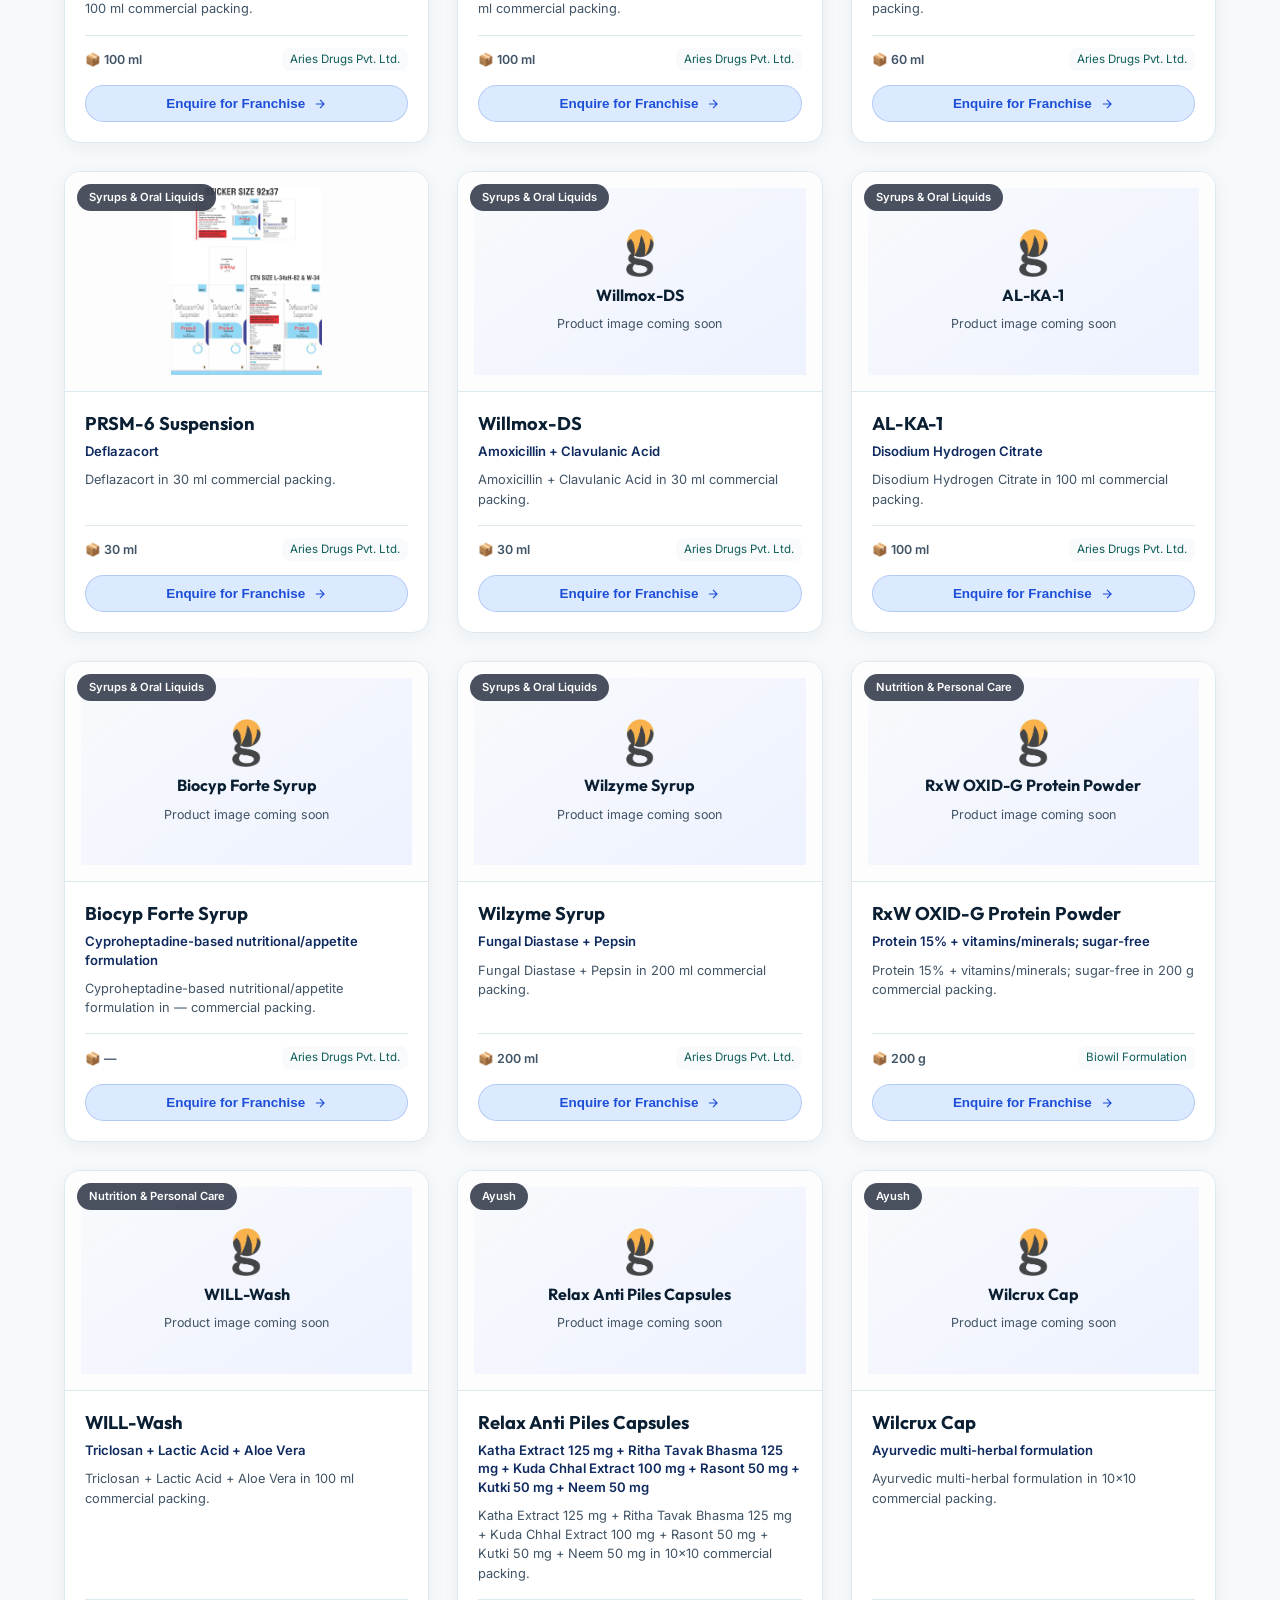
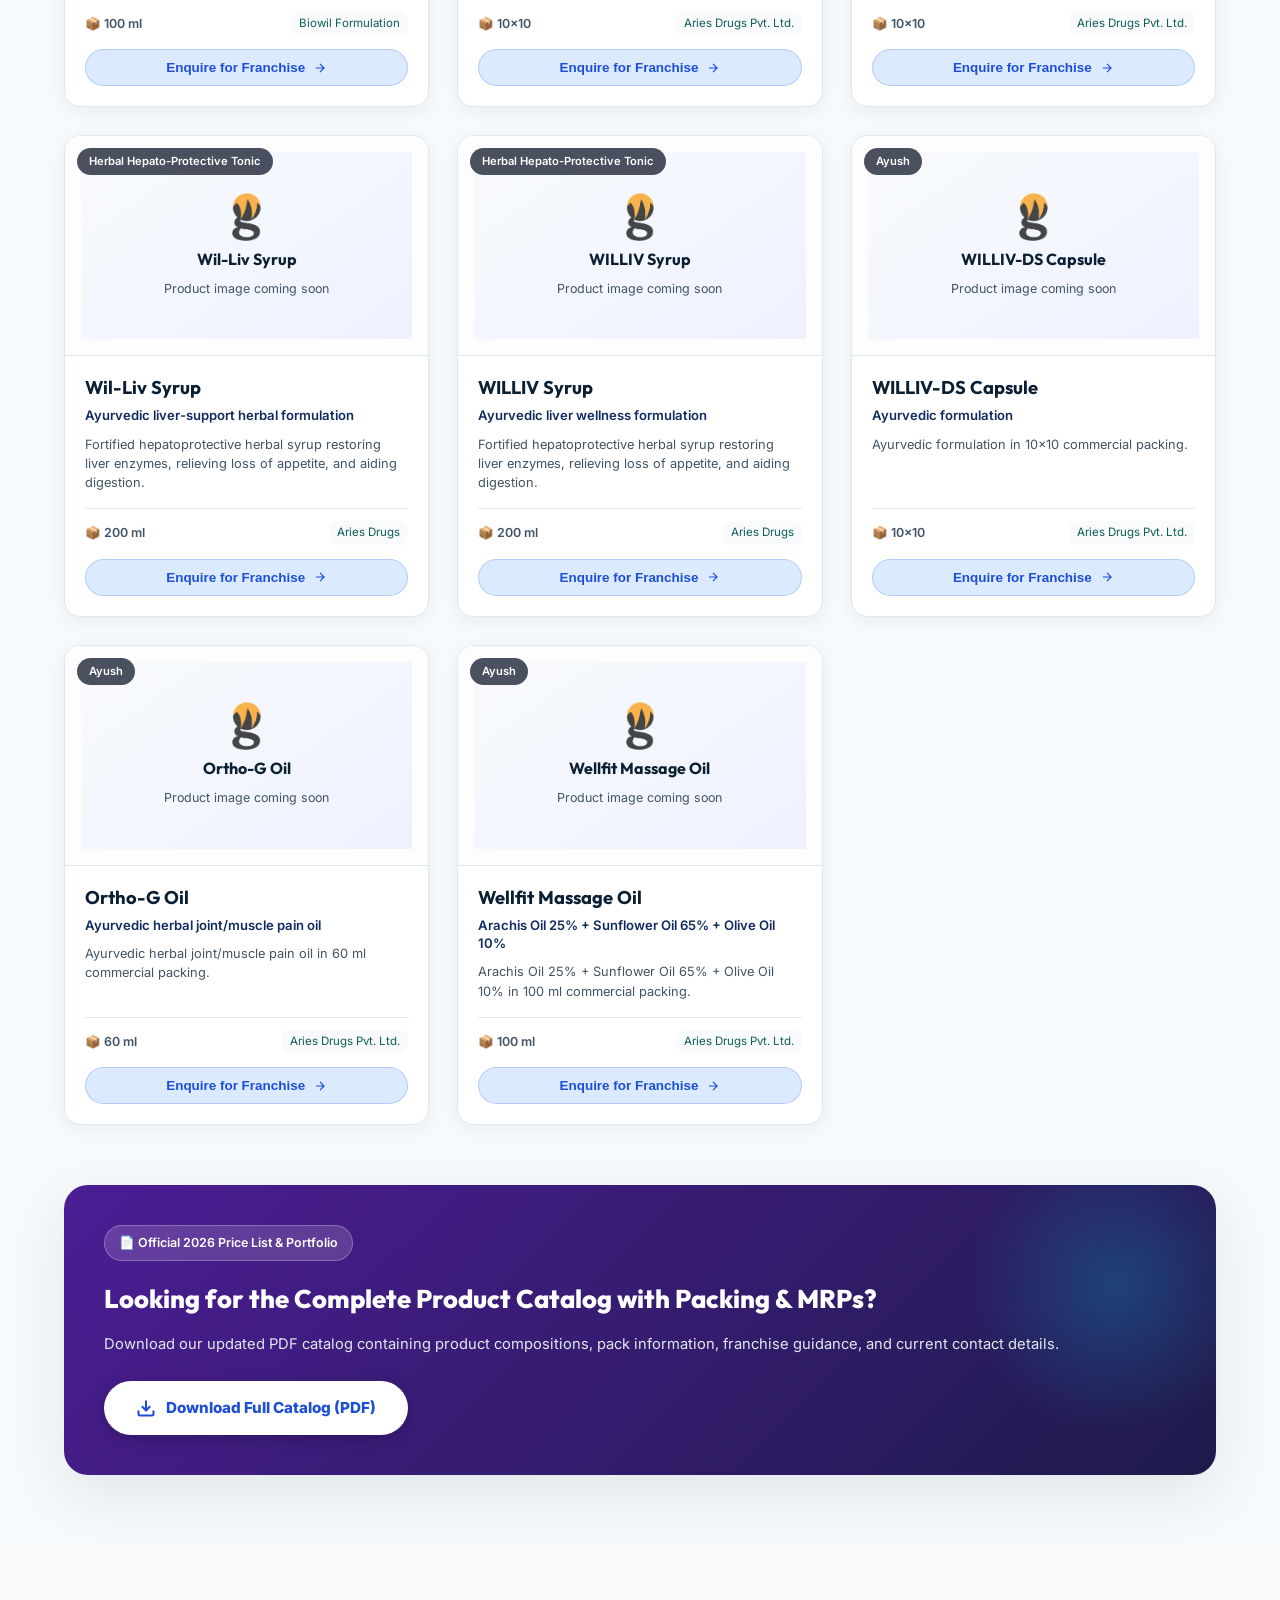
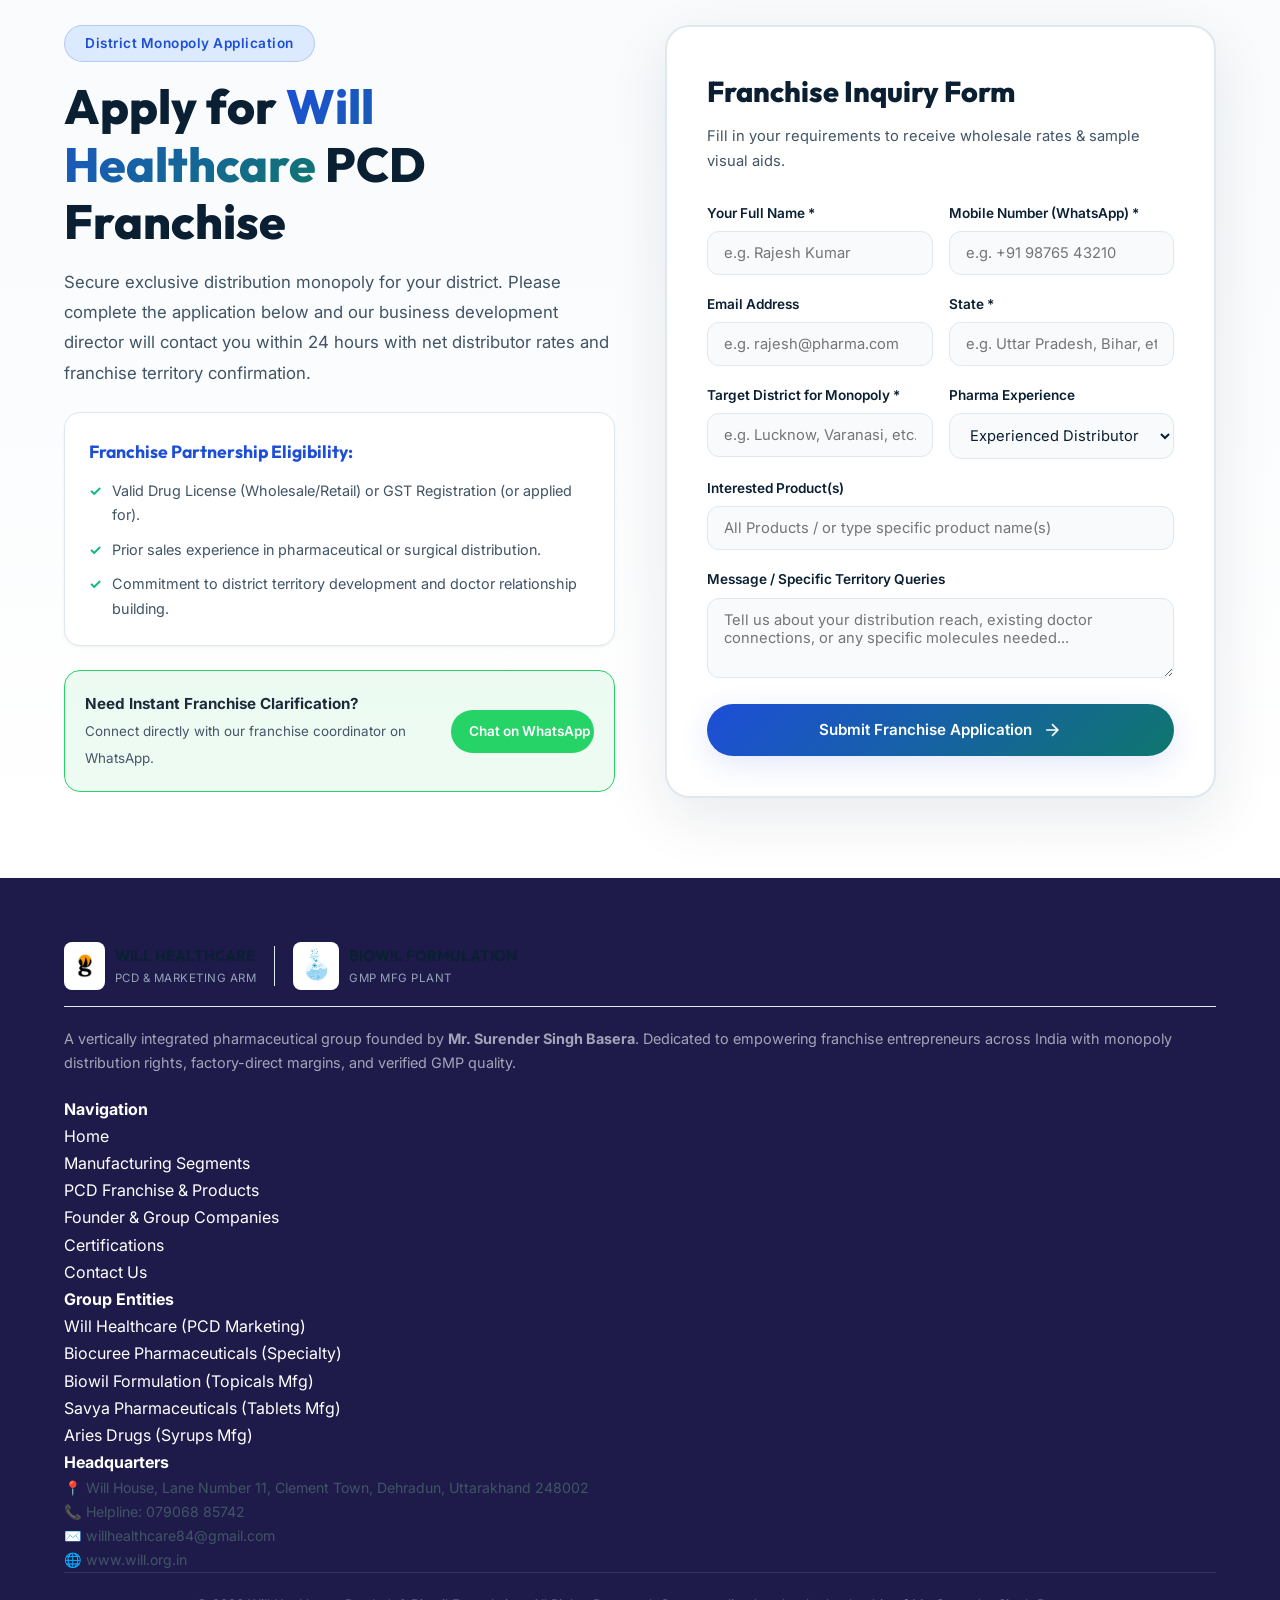
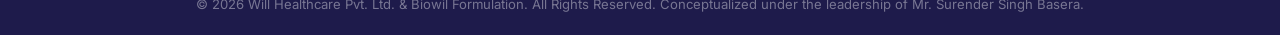
<file: pcd-franchise.html>
<!DOCTYPE html>
<html lang="en">
<head>
    <meta charset="UTF-8">
    <meta name="viewport" content="width=device-width, initial-scale=1.0">
    <meta name="description" content="Will Healthcare PCD Pharma Franchise — Exclusive District Monopoly Rights and an updated product range across Dermatology, Tablets, Capsules, Softgels, Oral Liquids, Nutrition, Personal Care, and Ayush.">
    <meta name="keywords" content="Will Healthcare PCD Franchise, Pharma Franchise Monopoly, PCD Pharma Products List, Pharma Franchise Company Uttarakhand, Dermatology PCD Franchise, Third Party Manufacturing">
    <title>PCD Pharma Franchise Opportunity &amp; Product Portfolio | Will Healthcare</title>
    
    <!-- Google Fonts -->
    <link rel="preconnect" href="https://fonts.googleapis.com">
    <link rel="preconnect" href="https://fonts.gstatic.com" crossorigin>
    <link href="https://fonts.googleapis.com/css2?family=Outfit:wght@300;400;500;600;700;800;900&family=Inter:wght@300;400;500;600;700&display=swap" rel="stylesheet">
    
    <!-- Stylesheets -->
    <link rel="stylesheet" href="style.css">
</head>
<body>

    <!-- ============ NAVBAR ============ -->
    <nav class="navbar scrolled" id="navbar">
        <div class="nav-container">
            <a href="index.html" class="nav-logo">
                <img src="will_logo_transparent.png" alt="Will Healthcare Pvt. Ltd. Logo" class="brand-logo-img">
                <div class="logo-text">
                    <span class="logo-main">WILL HEALTHCARE</span>
                    <span class="logo-sub">PVT. LTD.</span>
                </div>
            </a>

            <ul class="nav-links" id="navLinks">
                <li><a href="index.html" class="nav-link">Home</a></li>
                <li><a href="index.html#mfg-segments" class="nav-link">Capabilities</a></li>
                <li><a href="index.html#certifications" class="nav-link">Certifications</a></li>
                <li><a href="pcd-franchise.html" class="nav-link active">PCD Franchise</a></li>
                <li><a href="founder.html" class="nav-link">Founder &amp; Group</a></li>
                <li><a href="index.html#contact" class="nav-link">Contact</a></li>
            </ul>
            <a href="#pcdFormSection" class="nav-cta" id="navQuoteBtn">Apply For Franchise</a>
            <button class="nav-toggle" id="navToggle" aria-label="Toggle navigation">
                <span></span><span></span><span></span>
            </button>
        </div>
    </nav>

    <!-- ============ PAGE HERO ============ -->
    <header class="page-hero">
        <div class="page-hero-glow page-hero-glow-1"></div>
        <div class="page-hero-glow page-hero-glow-2"></div>
        <div class="container">
            <div class="page-hero-content">
                <div class="page-breadcrumb">
                    <a href="index.html">Home</a>
                    <span>/</span>
                    <span>PCD Franchise &amp; Products</span>
                </div>
                <h1 class="page-hero-title">
                    PCD Pharma Franchise &amp; <br>
                    <span class="gradient-text">Product Portfolio</span>
                </h1>
                <p class="page-hero-subtitle">
                    Launch your pharmaceutical distribution enterprise with <strong>Will Healthcare</strong>. Gain exclusive district monopoly rights, high distributor profit margins, free promotional detailing kits, and a current product range backed directly by our owned GMP manufacturing plants.
                </p>
                <div style="display: flex; gap: 14px; justify-content: center; flex-wrap: wrap;">
                    <a href="#productsSection" class="btn btn-primary">
                        <span>Browse Products</span>
                        <svg width="18" height="18" viewBox="0 0 24 24" fill="none" stroke="currentColor" stroke-width="2"><path d="M12 5v14M19 12l-7 7-7-7"/></svg>
                    </a>
                    <a href="#pcdFormSection" class="btn btn-secondary">
                        <span>Apply For Monopoly Rights</span>
                        <svg width="18" height="18" viewBox="0 0 24 24" fill="none" stroke="currentColor" stroke-width="2"><path d="M5 12h14M12 5l7 7-7 7"/></svg>
                    </a>
                    <a href="output/pdf/Will_Healthcare_Product_Catalog.pdf" download class="btn btn-whatsapp" style="background: #4F46E5;">
                        <svg width="18" height="18" viewBox="0 0 24 24" fill="none" stroke="currentColor" stroke-width="2"><path d="M21 15v4a2 2 0 0 1-2 2H5a2 2 0 0 1-2-2v-4M7 10l5 5 5-5M12 15V3"/></svg>
                        <span>Download PDF Catalog</span>
                    </a>
                </div>
            </div>
        </div>
    </header>

    <!-- ============ PCD FRANCHISE BENEFITS ============ -->
    <section style="padding: 40px 0 20px;">
        <div class="container">
            <div class="pcd-benefits-grid">
                <div class="pcd-benefit-card">
                    <div class="pcd-benefit-icon">🗺️</div>
                    <h4>District Monopoly Rights</h4>
                    <p>Exclusive territorial distribution contract. We never sell to any other distributor or retailer in your assigned district.</p>
                </div>
                <div class="pcd-benefit-card">
                    <div class="pcd-benefit-icon">🎁</div>
                    <h4>Free Promotional Kit</h4>
                    <p>Includes high-finish Visual Aids, Medical Representative (MR) Bags, Catch Covers, Reminder Cards, and product samples.</p>
                </div>
                <div class="pcd-benefit-card">
                    <div class="pcd-benefit-icon">📈</div>
                    <h4>Direct Factory Margins</h4>
                    <p>Because products are formulated in our owned plants (Biowil, Savya, Aries), you get direct-from-manufacturer B2B net rates.</p>
                </div>
                <div class="pcd-benefit-card">
                    <div class="pcd-benefit-icon">🚚</div>
                    <h4>Fast Stock Dispatch</h4>
                    <p>Reliable supply with guaranteed order dispatch within 24–48 hours across PAN-India transit corridors.</p>
                </div>
            </div>
        </div>
    </section>

    <!-- ============ PRODUCT SHOWCASE SECTION ============ -->
    <section id="productsSection" style="padding: 40px 0 70px;">
        <div class="container">
            <div class="section-header" style="margin-bottom: 36px;">
                <span class="section-tag">Will Healthcare Catalog</span>
                <h2 class="section-title">Commercially Active <span class="gradient-text">Formulations</span></h2>
                <p class="section-desc">Explore our updated product portfolio across Dermatology, Tablets, Capsules, Softgels, Oral Liquids, Nutrition, Personal Care, and Ayush.</p>
            </div>

            <!-- Toolbar: Search & Category Filter -->
            <div class="pcd-toolbar">
                <div class="pcd-search-wrap">
                    <svg class="pcd-search-icon" width="20" height="20" viewBox="0 0 24 24" fill="none" stroke="currentColor" stroke-width="2"><circle cx="11" cy="11" r="8"/><path d="m21 21-4.35-4.35"/></svg>
                    <input type="text" id="pcdSearchInput" class="pcd-search-input" placeholder="Search by brand name, active salt, composition (e.g. Itraconazole, Paracetamol, Permethrin)...">
                </div>

                <div class="pcd-category-tabs" id="pcdCategoryTabs">
                    <button class="pcd-tab-btn active" data-category="all">All Products</button>
                    <button class="pcd-tab-btn" data-category="tablets">Tablets</button>
                    <button class="pcd-tab-btn" data-category="capsules">Capsules &amp; Softgel</button>
                    <button class="pcd-tab-btn" data-category="creams">Creams &amp; Ointments</button>
                    <button class="pcd-tab-btn" data-category="gels">Topical Gels</button>
                    <button class="pcd-tab-btn" data-category="lotions">Lotions &amp; Washes</button>
                    <button class="pcd-tab-btn" data-category="soaps">Medicated Soaps</button>
                    <button class="pcd-tab-btn" data-category="syrups">Syrups &amp; Drops</button>
                    <button class="pcd-tab-btn" data-category="serums">Serums &amp; Trichology</button>
                    <button class="pcd-tab-btn" data-category="powders">Dusting Powders</button>
                    <button class="pcd-tab-btn" data-category="nutraceuticals">Nutraceuticals</button>
                    <button class="pcd-tab-btn" data-category="ayurvedic">Ayurvedic &amp; Herbal</button>
                </div>
            </div>

            <!-- Results Counter -->
            <div class="pcd-results-counter">
                <span id="pcdFilterActiveLabel" style="color: var(--purple); font-weight: 600;">Category: All Products</span>
            </div>

            <!-- Products Grid Container -->
            <div class="pcd-products-grid" id="pcdProductsGrid">
                <!-- Dynamically injected via script using WILL_PRODUCTS from products-data.js -->
            </div>

            <!-- Full Catalog Download Card -->
            <div class="catalog-feature-card">
                <div class="catalog-feature-content">
                    <span class="catalog-feature-badge">📄 Official 2026 Price List &amp; Portfolio</span>
                    <h3 class="catalog-feature-title">Looking for the Complete Product Catalog with Packing &amp; MRPs?</h3>
                    <p class="catalog-feature-desc">
                        Download our updated PDF catalog containing product compositions, pack information, franchise guidance, and current contact details.
                    </p>
                    <a href="output/pdf/Will_Healthcare_Product_Catalog.pdf" download class="btn btn-primary" style="background: #FFFFFF; color: var(--purple); font-weight: 800; box-shadow: 0 4px 15px rgba(0,0,0,0.2);">
                        <svg width="20" height="20" viewBox="0 0 24 24" fill="none" stroke="currentColor" stroke-width="2.5"><path d="M21 15v4a2 2 0 0 1-2 2H5a2 2 0 0 1-2-2v-4M7 10l5 5 5-5M12 15V3"/></svg>
                        <span>Download Full Catalog (PDF)</span>
                    </a>
                </div>
            </div>
        </div>
    </section>

    <!-- ============ DEDICATED PCD FRANCHISE ENQUIRY FORM ============ -->
    <section class="pcd-form-section" id="pcdFormSection">
        <div class="container">
            <div class="pcd-form-grid">
                <div>
                    <span class="section-tag">District Monopoly Application</span>
                    <h2 class="section-title">Apply for <span class="gradient-text">Will Healthcare</span> PCD Franchise</h2>
                    <p class="section-desc" style="margin-bottom: 24px;">
                        Secure exclusive distribution monopoly for your district. Please complete the application below and our business development director will contact you within 24 hours with net distributor rates and franchise territory confirmation.
                    </p>

                    <div style="background: var(--bg-white); border: 1px solid var(--border-light); border-radius: var(--radius-lg); padding: 24px; margin-bottom: 24px; box-shadow: var(--shadow-sm);">
                        <h4 style="font-family: var(--font-heading); font-size: 1.1rem; color: var(--purple); margin-bottom: 12px;">Franchise Partnership Eligibility:</h4>
                        <ul style="display: flex; flex-direction: column; gap: 10px; font-size: 0.9rem; color: var(--text-secondary);">
                            <li style="display: flex; gap: 10px; align-items: flex-start;">
                                <span style="color: #10B981; font-weight: 700;">✓</span>
                                <span>Valid Drug License (Wholesale/Retail) or GST Registration (or applied for).</span>
                            </li>
                            <li style="display: flex; gap: 10px; align-items: flex-start;">
                                <span style="color: #10B981; font-weight: 700;">✓</span>
                                <span>Prior sales experience in pharmaceutical or surgical distribution.</span>
                            </li>
                            <li style="display: flex; gap: 10px; align-items: flex-start;">
                                <span style="color: #10B981; font-weight: 700;">✓</span>
                                <span>Commitment to district territory development and doctor relationship building.</span>
                            </li>
                        </ul>
                    </div>

                    <div style="background: rgba(37, 211, 102, 0.08); border: 1.5px solid #25D366; border-radius: var(--radius-lg); padding: 20px; display: flex; align-items: center; justify-content: space-between; gap: 16px;">
                        <div>
                            <strong style="color: #1E293B; display: block; font-size: 0.95rem;">Need Instant Franchise Clarification?</strong>
                            <span style="font-size: 0.84rem; color: #475569;">Connect directly with our franchise coordinator on WhatsApp.</span>
                        </div>
                        <a href="https://wa.me/917906885742?text=Hello%20Will%20Healthcare,%20I%20am%20interested%20in%20a%20PCD%20Pharma%20Franchise%20for%20my%20district." target="_blank" rel="noopener" class="btn btn-whatsapp" style="white-space: nowrap; padding: 10px 18px; font-size: 0.85rem;">
                            Chat on WhatsApp
                        </a>
                    </div>
                </div>

                <!-- Form Card -->
                <div class="pcd-form-card">
                    <h3 class="pcd-form-title">Franchise Inquiry Form</h3>
                    <p class="pcd-form-subtitle">Fill in your requirements to receive wholesale rates &amp; sample visual aids.</p>

                    <form id="pcdEnquiryForm">
                        <div class="pcd-form-row">
                            <div class="pcd-form-group">
                                <label for="pcdName">Your Full Name *</label>
                                <input type="text" id="pcdName" name="name" required placeholder="e.g. Rajesh Kumar">
                            </div>
                            <div class="pcd-form-group">
                                <label for="pcdPhone">Mobile Number (WhatsApp) *</label>
                                <input type="tel" id="pcdPhone" name="phone" required placeholder="e.g. +91 98765 43210">
                            </div>
                        </div>

                        <div class="pcd-form-row">
                            <div class="pcd-form-group">
                                <label for="pcdEmail">Email Address</label>
                                <input type="email" id="pcdEmail" name="email" placeholder="e.g. rajesh@pharma.com">
                            </div>
                            <div class="pcd-form-group">
                                <label for="pcdState">State *</label>
                                <input type="text" id="pcdState" name="state" required placeholder="e.g. Uttar Pradesh, Bihar, etc.">
                            </div>
                        </div>

                        <div class="pcd-form-row">
                            <div class="pcd-form-group">
                                <label for="pcdDistrict">Target District for Monopoly *</label>
                                <input type="text" id="pcdDistrict" name="district" required placeholder="e.g. Lucknow, Varanasi, etc.">
                            </div>
                            <div class="pcd-form-group">
                                <label for="pcdExperience">Pharma Experience</label>
                                <select id="pcdExperience" name="experience">
                                    <option value="experienced">Experienced Distributor (3+ years)</option>
                                    <option value="mr">Medical Representative starting own firm</option>
                                    <option value="retailer">Retail Pharmacy Owner</option>
                                    <option value="new">New Pharma Entrepreneur</option>
                                </select>
                            </div>
                        </div>

                        <div class="pcd-form-group">
                            <label for="pcdSelectedProduct">Interested Product(s)</label>
                            <input type="text" id="pcdSelectedProduct" name="selectedProduct" placeholder="All Products / or type specific product name(s)">
                        </div>

                        <div class="pcd-form-group">
                            <label for="pcdMessage">Message / Specific Territory Queries</label>
                            <textarea id="pcdMessage" name="message" rows="3" placeholder="Tell us about your distribution reach, existing doctor connections, or any specific molecules needed..."></textarea>
                        </div>

                        <button type="submit" class="btn btn-primary btn-full" style="padding: 16px;">
                            <span>Submit Franchise Application</span>
                            <svg width="20" height="20" viewBox="0 0 24 24" fill="none" stroke="currentColor" stroke-width="2"><path d="M5 12h14M12 5l7 7-7 7"/></svg>
                        </button>
                    </form>
                    <div id="pcdFormSuccess" style="display: none; margin-top: 16px; padding: 16px; background: #ECFDF5; border: 1px solid #10B981; border-radius: var(--radius-md); color: #065F46; font-size: 0.9rem; text-align: center;">
                        🎉 <strong>Application Received Successfully!</strong> Our franchise coordinator will reach out to you within 24 hours on WhatsApp/Phone.
                    </div>
                </div>
            </div>
        </div>
    </section>

    <!-- ============ FOOTER ============ -->
    <footer class="footer">
        <div class="container">
            <div class="footer-top">
                <div class="footer-brand">
                    <div class="footer-logos-duo">
                        <div class="footer-logo-item">
                            <img src="will logo.jpeg" alt="Will Healthcare Logo" class="footer-logo-img">
                            <div class="footer-logo-text">
                                <span class="footer-logo-title">WILL HEALTHCARE</span>
                                <span class="footer-logo-role">PCD &amp; Marketing Arm</span>
                            </div>
                        </div>
                        <div class="footer-divider-pipe"></div>
                        <div class="footer-logo-item">
                            <img src="biowil formulation logo.jpeg" alt="Biowil Formulation Logo" class="footer-logo-img">
                            <div class="footer-logo-text">
                                <span class="footer-logo-title">BIOWIL FORMULATION</span>
                                <span class="footer-logo-role">GMP Mfg Plant</span>
                            </div>
                        </div>
                    </div>

                    <p class="footer-desc">
                        A vertically integrated pharmaceutical group founded by <strong>Mr. Surender Singh Basera</strong>. Dedicated to empowering franchise entrepreneurs across India with monopoly distribution rights, factory-direct margins, and verified GMP quality.
                    </p>
                </div>

                <div class="footer-col">
                    <h4 class="footer-col-title">Navigation</h4>
                    <ul class="footer-links">
                        <li><a href="index.html">Home</a></li>
                        <li><a href="index.html#mfg-segments">Manufacturing Segments</a></li>
                        <li><a href="pcd-franchise.html">PCD Franchise &amp; Products</a></li>
                        <li><a href="founder.html">Founder &amp; Group Companies</a></li>
                        <li><a href="index.html#certifications">Certifications</a></li>
                        <li><a href="index.html#contact">Contact Us</a></li>
                    </ul>
                </div>

                <div class="footer-col">
                    <h4 class="footer-col-title">Group Entities</h4>
                    <ul class="footer-links">
                        <li><a href="founder.html#ecosystem">Will Healthcare (PCD Marketing)</a></li>
                        <li><a href="founder.html#ecosystem">Biocuree Pharmaceuticals (Specialty)</a></li>
                        <li><a href="founder.html#ecosystem">Biowil Formulation (Topicals Mfg)</a></li>
                        <li><a href="founder.html#ecosystem">Savya Pharmaceuticals (Tablets Mfg)</a></li>
                        <li><a href="founder.html#ecosystem">Aries Drugs (Syrups Mfg)</a></li>
                    </ul>
                </div>

                <div class="footer-col">
                    <h4 class="footer-col-title">Headquarters</h4>
                    <ul class="footer-links">
                        <li style="color: var(--text-secondary); font-size: 0.88rem;">📍 Will House, Lane Number 11, Clement Town, Dehradun, Uttarakhand 248002</li>
                        <li style="color: var(--text-secondary); font-size: 0.88rem;">📞 Helpline: 079068 85742</li>
                        <li style="color: var(--text-secondary); font-size: 0.88rem;">✉️ willhealthcare84@gmail.com</li>
                        <li style="color: var(--text-secondary); font-size: 0.88rem;">🌐 <a href="https://www.will.org.in" target="_blank" rel="noopener">www.will.org.in</a></li>
                    </ul>
                </div>
            </div>

            <div class="footer-bottom">
                <p>&copy; 2026 Will Healthcare Pvt. Ltd. &amp; Biowil Formulation. All Rights Reserved. Conceptualized under the leadership of Mr. Surender Singh Basera.</p>
            </div>
        </div>
    </footer>

    <!-- Products Data and Interactive Scripts -->
    <script src="products-data.js"></script>
    <script src="script.js"></script>
    <script>
        // Dedicated PCD Franchise Page Logic
        document.addEventListener('DOMContentLoaded', function() {
            const grid = document.getElementById('pcdProductsGrid');
            const activeLabelEl = document.getElementById('pcdFilterActiveLabel');
            const searchInput = document.getElementById('pcdSearchInput');
            const tabButtons = document.querySelectorAll('.pcd-tab-btn');
            const selectedProductInput = document.getElementById('pcdSelectedProduct');
            const pcdForm = document.getElementById('pcdEnquiryForm');
            const pcdSuccess = document.getElementById('pcdFormSuccess');

            let currentCategory = 'all';
            let currentSearch = '';

            function renderProducts() {
                if (!grid || !window.WILL_PRODUCTS) return;
                
                const filtered = window.WILL_PRODUCTS.filter(p => {
                    const matchCategory = (currentCategory === 'all') || (p.category.toLowerCase().includes(currentCategory.toLowerCase()));
                    const query = currentSearch.toLowerCase().trim();
                    const matchSearch = !query || 
                        p.name.toLowerCase().includes(query) || 
                        p.composition.toLowerCase().includes(query) || 
                        p.badge.toLowerCase().includes(query) ||
                        p.packing.toLowerCase().includes(query);
                    return matchCategory && matchSearch;
                });

                if (filtered.length === 0) {
                    grid.innerHTML = `
                        <div style="grid-column: 1 / -1; text-align: center; padding: 60px 20px; background: #fff; border-radius: 16px; border: 1px solid var(--border-light);">
                            <div style="font-size: 3rem; margin-bottom: 12px;">🔍</div>
                            <h3 style="font-family: var(--font-heading); margin-bottom: 8px;">No formulations matched your query</h3>
                            <p style="color: var(--text-secondary); max-width: 500px; margin: 0 auto 20px;">Try adjusting your search terms or view all categories in our current product range.</p>
                            <button class="btn btn-secondary" onclick="document.getElementById('pcdSearchInput').value=''; document.querySelector('.pcd-tab-btn[data-category=all]').click();">Reset Filters</button>
                        </div>
                    `;
                    return;
                }

                grid.innerHTML = filtered.map(p => `
                    <div class="pcd-product-card" data-category="${p.category}" id="card-${p.id}">
                        <div class="pcd-product-badge">${p.badge}</div>
                        <div class="pcd-card-img-wrap">
                            ${p.imageVerified && p.image ? `
                                <img src="${p.image}" alt="${p.name} product pack" loading="lazy" class="pcd-card-img">
                            ` : `
                                <div class="pcd-card-img-placeholder" aria-label="Product image unavailable for ${p.name}">
                                    <img src="will_logo_transparent.png" alt="" class="pcd-card-placeholder-logo">
                                    <strong>${p.name}</strong>
                                    <span>Product image coming soon</span>
                                </div>
                            `}
                        </div>
                        <div class="pcd-card-content">
                            <h4 class="pcd-card-name">${p.name}</h4>
                            <p class="pcd-card-comp">${p.composition}</p>
                            <p class="pcd-card-desc">${p.description}</p>
                            <div class="pcd-card-meta">
                                <span class="pcd-card-pack">📦 ${p.packing}</span>
                                <span class="pcd-card-mfg">${p.manufacturer}</span>
                            </div>
                            <button type="button" class="btn-pcd-enquire" onclick="selectProductForEnquiry('${p.name.replace(/'/g, "\\'")}', '${p.composition.replace(/'/g, "\\'")}')">
                                <span>Enquire for Franchise</span>
                                <svg width="14" height="14" viewBox="0 0 24 24" fill="none" stroke="currentColor" stroke-width="2"><path d="M5 12h14M12 5l7 7-7 7"/></svg>
                            </button>
                        </div>
                    </div>
                `).join('');
            }

            // Expose globally for card button clicks
            window.selectProductForEnquiry = function(prodName, comp) {
                if (selectedProductInput) {
                    selectedProductInput.value = `${prodName} (${comp})`;
                }
                const formSection = document.getElementById('pcdFormSection');
                if (formSection) {
                    formSection.scrollIntoView({ behavior: 'smooth' });
                }
                if (selectedProductInput) {
                    selectedProductInput.focus();
                }
            };

            // Category Tab Clicks
            tabButtons.forEach(btn => {
                btn.addEventListener('click', function() {
                    tabButtons.forEach(b => b.classList.remove('active'));
                    this.classList.add('active');
                    currentCategory = this.getAttribute('data-category');
                    if (activeLabelEl) {
                        activeLabelEl.textContent = `Category: ${this.textContent.trim()}`;
                    }
                    renderProducts();
                });
            });

            // Live Search
            if (searchInput) {
                searchInput.addEventListener('input', function(e) {
                    currentSearch = e.target.value;
                    renderProducts();
                });
            }

            // PCD Form Submission
            if (pcdForm) {
                pcdForm.addEventListener('submit', function(e) {
                    e.preventDefault();
                    const name = document.getElementById('pcdName').value;
                    const phone = document.getElementById('pcdPhone').value;
                    const district = document.getElementById('pcdDistrict').value;
                    const state = document.getElementById('pcdState').value;
                    const product = document.getElementById('pcdSelectedProduct').value;

                    // Show success
                    if (pcdSuccess) {
                        pcdSuccess.style.display = 'block';
                        pcdForm.reset();
                        setTimeout(() => {
                            pcdSuccess.scrollIntoView({ behavior: 'smooth' });
                        }, 100);
                    }
                });
            }

            // Initial render
            renderProducts();
        });
    </script>
</body>
</html>
</file>
<file: style.css>
/* ============================================
   WILL HEALTHCARE — MASTER STYLESHEET
   Theme: Light Premium Pharma — Purple & Cyan accents
   ============================================ */

/* ============ CSS VARIABLES ============ */
:root {
    /* Primary Colors */
    --purple: #1D4ED8;
    --purple-light: #3B82F6;
    --purple-lighter: #DBEAFE;
    --purple-dark: #0F2A5F;
    --cyan: #0F766E;
    --cyan-light: #14B8A6;
    --cyan-lighter: #ECFDF5;
    --cyan-dark: #115E59;
    --teal: #0D9488;

    /* Backgrounds — LIGHT THEME */
    --bg-body: #F7FAFC;
    --bg-white: #FFFFFF;
    --bg-section-alt: #EEF6F7;
    --bg-card: #FFFFFF;
    --bg-card-hover: #F8FBFC;
    --bg-surface: #F8FAFC;
    --bg-hero: linear-gradient(135deg, #F8FBFF 0%, #ECFDF5 48%, #E0F2FE 100%);
    --bg-hero-dark: linear-gradient(135deg, #0F2A5F 0%, #0F172A 100%);

    /* Text */
    --text-primary: #0B1F33;
    --text-secondary: #405466;
    --text-muted: #94A3B8;
    --text-white: #FFFFFF;

    /* Gradients */
    --gradient-primary: linear-gradient(135deg, #1D4ED8, #0F766E);
    --gradient-purple: linear-gradient(135deg, #1D4ED8, #60A5FA);
    --gradient-cyan: linear-gradient(135deg, #0F766E, #2DD4BF);
    --gradient-hero-overlay: linear-gradient(135deg, rgba(29,78,216,0.05), rgba(15,118,110,0.06));
    --gradient-card: linear-gradient(145deg, rgba(29,78,216,0.03), rgba(15,118,110,0.025));

    /* Borders */
    --border-light: #DDE8EF;
    --border-card: #E2EAF0;
    --border-hover: #7DD3FC;
    --border-purple: rgba(29,78,216,0.2);

    /* Shadows */
    --shadow-sm: 0 1px 3px rgba(0,0,0,0.06);
    --shadow-card: 0 4px 18px rgba(11,31,51,0.06);
    --shadow-card-hover: 0 12px 42px rgba(11,31,51,0.12);
    --shadow-purple: 0 8px 30px rgba(29,78,216,0.13);
    --shadow-lg: 0 20px 60px rgba(11,31,51,0.09);

    /* Spacing */
    --section-padding: 100px 0;
    --container-width: 1200px;

    /* Typography */
    --font-heading: 'Outfit', sans-serif;
    --font-body: 'Inter', sans-serif;

    /* Transitions */
    --transition-fast: 0.2s ease;
    --transition-medium: 0.3s ease;
    --transition-slow: 0.5s ease;

    /* Border Radius */
    --radius-sm: 8px;
    --radius-md: 12px;
    --radius-lg: 16px;
    --radius-xl: 24px;
    --radius-full: 9999px;
}

/* ============ RESET & BASE ============ */
*, *::before, *::after {
    margin: 0;
    padding: 0;
    box-sizing: border-box;
}

html {
    scroll-behavior: smooth;
    scroll-padding-top: 80px;
    width: 100%;
    max-width: 100%;
    overflow-x: hidden;
}

body {
    font-family: var(--font-body);
    background: var(--bg-body);
    color: var(--text-primary);
    line-height: 1.7;
    overflow-x: hidden;
    -webkit-font-smoothing: antialiased;
    width: 100%;
    max-width: 100%;
}

a {
    text-decoration: none;
    color: inherit;
    transition: var(--transition-fast);
}

img {
    max-width: 100%;
    display: block;
}

ul {
    list-style: none;
}

.container {
    width: 100%;
    max-width: var(--container-width);
    margin: 0 auto;
    padding: 0 24px;
}

.gradient-text {
    background: var(--gradient-primary);
    -webkit-background-clip: text;
    -webkit-text-fill-color: transparent;
    background-clip: text;
}

.hidden {
    display: none !important;
}

/* ============ SECTION HEADER ============ */
.section-header {
    text-align: center;
    margin-bottom: 64px;
    max-width: 720px;
    margin-left: auto;
    margin-right: auto;
}

.section-tag {
    display: inline-block;
    padding: 6px 20px;
    background: var(--purple-lighter);
    border: 1px solid var(--border-purple);
    border-radius: var(--radius-full);
    font-size: 0.85rem;
    font-weight: 600;
    color: var(--purple);
    margin-bottom: 16px;
    letter-spacing: 0.5px;
}

.section-title {
    font-family: var(--font-heading);
    font-size: clamp(2rem, 5vw, 3rem);
    font-weight: 800;
    line-height: 1.2;
    margin-bottom: 16px;
    color: var(--text-primary);
}

.section-desc {
    color: var(--text-secondary);
    font-size: 1.05rem;
    line-height: 1.8;
}

/* ============ BUTTONS ============ */
.btn {
    display: inline-flex;
    align-items: center;
    gap: 10px;
    padding: 14px 32px;
    border-radius: var(--radius-full);
    font-family: var(--font-body);
    font-size: 0.95rem;
    font-weight: 600;
    cursor: pointer;
    transition: all var(--transition-medium);
    border: none;
    position: relative;
    overflow: hidden;
}

.btn-primary {
    background: var(--gradient-primary);
    color: var(--text-white);
    box-shadow: var(--shadow-purple);
}

.btn-primary:hover {
    transform: translateY(-2px);
    box-shadow: 0 12px 35px rgba(29,78,216,0.24);
}

.btn-secondary {
    background: var(--bg-white);
    color: var(--text-primary);
    border: 2px solid var(--border-light);
}

.btn-secondary:hover {
    border-color: var(--purple-light);
    color: var(--purple);
    box-shadow: var(--shadow-card);
}

.btn-full {
    width: 100%;
    justify-content: center;
}

.btn-whatsapp {
    background: #25D366;
    color: var(--text-white);
    padding: 12px 28px;
}

.btn-whatsapp:hover {
    background: #20BD5A;
    transform: translateY(-2px);
}

/* ============ NAVBAR ============ */
.navbar {
    position: fixed;
    top: 0;
    left: 0;
    right: 0;
    z-index: 1000;
    padding: 12px 0;
    transition: all var(--transition-medium);
    background: #FFFFFF !important;
    border-bottom: 1px solid var(--border-light);
    box-shadow: 0 2px 14px rgba(15, 23, 42, 0.06);
}

.navbar.scrolled {
    padding: 10px 0;
    box-shadow: 0 4px 20px rgba(15, 23, 42, 0.09);
    border-bottom: 1px solid #CBD5E1;
}

.nav-container {
    max-width: var(--container-width);
    margin: 0 auto;
    padding: 0 24px;
    display: flex;
    align-items: center;
    justify-content: space-between;
    height: 50px;
}

.nav-logo {
    display: inline-flex;
    align-items: center;
    gap: 12px;
    z-index: 1001;
    text-decoration: none;
    flex-shrink: 0;
}

.brand-logo-img {
    height: 44px;
    width: auto;
    object-fit: contain;
    background: transparent !important;
    border: none !important;
    box-shadow: none !important;
    display: block;
}

.logo-text {
    display: flex;
    flex-direction: column;
    justify-content: center;
    line-height: 1.15;
}

.logo-main {
    font-family: var(--font-heading);
    font-size: 1.22rem;
    font-weight: 800;
    color: #1E1B4B;
    background: var(--gradient-primary);
    -webkit-background-clip: text;
    -webkit-text-fill-color: transparent;
    background-clip: text;
    letter-spacing: 0.8px;
    white-space: nowrap;
}

.logo-sub {
    font-size: 0.62rem;
    font-weight: 700;
    color: var(--purple);
    letter-spacing: 2.2px;
    text-transform: uppercase;
    white-space: nowrap;
}

.nav-links {
    display: flex;
    align-items: center;
    gap: 6px;
    list-style: none;
    margin: 0;
    padding: 0;
}

.nav-links li {
    display: flex;
    align-items: center;
    height: 100%;
}

.nav-link {
    display: inline-flex;
    align-items: center;
    justify-content: center;
    white-space: nowrap;
    padding: 8px 14px;
    border-radius: var(--radius-full);
    font-size: 0.88rem;
    font-weight: 500;
    line-height: 1.2;
    color: var(--text-secondary);
    transition: all var(--transition-fast);
}

.nav-link:hover {
    color: var(--purple);
    background: var(--purple-lighter);
}

.nav-link.active {
    color: var(--purple);
    background: var(--purple-lighter);
    font-weight: 700;
}

.nav-cta {
    display: inline-flex;
    align-items: center;
    justify-content: center;
    white-space: nowrap;
    padding: 10px 22px;
    background: var(--gradient-primary);
    border-radius: var(--radius-full);
    font-size: 0.85rem;
    font-weight: 600;
    line-height: 1;
    color: var(--text-white);
    transition: all var(--transition-medium);
    flex-shrink: 0;
}

.nav-cta:hover {
    box-shadow: var(--shadow-purple);
    transform: translateY(-1px);
}

.nav-toggle {
    display: none;
    flex-direction: column;
    gap: 5px;
    background: none;
    border: none;
    cursor: pointer;
    z-index: 1001;
    padding: 4px;
}

.nav-toggle span {
    width: 24px;
    height: 2px;
    background: var(--text-primary);
    border-radius: 2px;
    transition: all var(--transition-medium);
}

/* ============ HERO SECTION ============ */
.hero {
    min-height: 100vh;
    display: flex;
    align-items: center;
    justify-content: center;
    position: relative;
    background: var(--bg-hero);
    padding: 120px 24px 80px;
    overflow: hidden;
}

.hero-particles {
    position: absolute;
    top: 0;
    left: 0;
    width: 100%;
    height: 100%;
    z-index: 1;
}

.hero-glow {
    position: absolute;
    border-radius: 50%;
    filter: blur(120px);
    z-index: 0;
    animation: glowFloat 8s ease-in-out infinite;
}

.hero-glow-1 {
    width: 500px;
    height: 500px;
    background: rgba(29,78,216,0.08);
    top: 10%;
    left: 10%;
}

.hero-glow-2 {
    width: 400px;
    height: 400px;
    background: rgba(20,184,166,0.08);
    bottom: 10%;
    right: 10%;
    animation-delay: -4s;
}

@keyframes glowFloat {
    0%, 100% { transform: translate(0, 0) scale(1); }
    33% { transform: translate(30px, -30px) scale(1.05); }
    66% { transform: translate(-20px, 20px) scale(0.95); }
}

.hero-content {
    position: relative;
    z-index: 2;
    text-align: center;
    max-width: 900px;
}

.hero-badge {
    display: inline-block;
    padding: 8px 24px;
    background: var(--bg-white);
    border: 1px solid var(--border-light);
    border-radius: var(--radius-full);
    font-size: 0.9rem;
    color: var(--purple);
    font-weight: 600;
    margin-bottom: 32px;
    box-shadow: var(--shadow-sm);
    animation: fadeInDown 0.8s ease;
}

.hero-title {
    font-family: var(--font-heading);
    font-size: clamp(2.5rem, 7vw, 4.5rem);
    font-weight: 900;
    line-height: 1.1;
    margin-bottom: 24px;
    color: var(--text-primary);
    animation: fadeInUp 0.8s ease 0.2s both;
}

.hero-title-line {
    display: block;
}

.hero-subtitle {
    font-size: 1.15rem;
    color: var(--text-secondary);
    line-height: 1.8;
    margin-bottom: 40px;
    max-width: 600px;
    margin-left: auto;
    margin-right: auto;
    animation: fadeInUp 0.8s ease 0.4s both;
}

.hero-subtitle strong {
    color: var(--purple);
    font-weight: 600;
}

.hero-ctas {
    display: flex;
    align-items: center;
    justify-content: center;
    gap: 16px;
    margin-bottom: 64px;
    flex-wrap: wrap;
    animation: fadeInUp 0.8s ease 0.6s both;
}

.hero-stats {
    display: grid;
    grid-template-columns: repeat(4, 1fr);
    align-items: center;
    gap: 16px;
    animation: fadeInUp 0.8s ease 0.8s both;
    background: var(--bg-white);
    padding: 24px 28px;
    border-radius: var(--radius-xl);
    box-shadow: var(--shadow-card);
    border: 1px solid var(--border-light);
    max-width: 840px;
    margin: 0 auto;
}

.hero-stat {
    text-align: center;
    position: relative;
    padding: 0 12px;
}

.hero-stat:not(:last-child)::after {
    content: '';
    position: absolute;
    right: -8px;
    top: 50%;
    transform: translateY(-50%);
    width: 1px;
    height: 48px;
    background: var(--border-light);
}

.hero-stat-number {
    font-family: var(--font-heading);
    font-size: 2.5rem;
    font-weight: 800;
    line-height: 1;
    background: var(--gradient-primary);
    -webkit-background-clip: text;
    -webkit-text-fill-color: transparent;
    background-clip: text;
    display: inline-block;
}

.hero-stat-plus {
    font-family: var(--font-heading);
    font-size: 1.8rem;
    font-weight: 700;
    line-height: 1;
    background: var(--gradient-primary);
    -webkit-background-clip: text;
    -webkit-text-fill-color: transparent;
    background-clip: text;
    display: inline-block;
}

.hero-stat-label {
    display: block;
    font-size: 0.82rem;
    color: var(--text-secondary);
    margin-top: 8px;
    font-weight: 600;
    line-height: 1.3;
}

.hero-scroll-indicator {
    position: absolute;
    bottom: 32px;
    left: 0;
    right: 0;
    display: flex;
    flex-direction: column;
    align-items: center;
    text-align: center;
    z-index: 2;
    animation: fadeInUp 1s ease 1s both;
}

.hero-scroll-indicator span {
    display: block;
    font-size: 0.75rem;
    color: var(--text-muted);
    margin-bottom: 8px;
    letter-spacing: 1px;
    text-transform: uppercase;
}

.scroll-arrow {
    width: 20px;
    height: 20px;
    border-right: 2px solid var(--purple-light);
    border-bottom: 2px solid var(--purple-light);
    transform: rotate(45deg);
    margin: 0 auto;
    animation: scrollBounce 2s ease-in-out infinite;
}

@keyframes scrollBounce {
    0%, 100% { transform: rotate(45deg) translate(0, 0); opacity: 0.5; }
    50% { transform: rotate(45deg) translate(5px, 5px); opacity: 1; }
}

@keyframes fadeInUp {
    from { opacity: 0; transform: translateY(30px); }
    to { opacity: 1; transform: translateY(0); }
}

@keyframes fadeInDown {
    from { opacity: 0; transform: translateY(-20px); }
    to { opacity: 1; transform: translateY(0); }
}

/* ============ ECOSYSTEM ============ */
.ecosystem {
    padding: var(--section-padding);
    background: var(--bg-white);
    position: relative;
}

.ecosystem-grid {
    display: grid;
    grid-template-columns: repeat(4, 1fr);
    gap: 24px;
}

.eco-card {
    position: relative;
    background: var(--bg-white);
    border: 1px solid var(--border-card);
    border-radius: var(--radius-lg);
    padding: 32px 24px;
    text-align: center;
    transition: all var(--transition-medium);
    overflow: hidden;
}

.eco-card::before {
    content: '';
    position: absolute;
    inset: 0;
    background: var(--gradient-card);
    opacity: 0;
    transition: opacity var(--transition-medium);
}

.eco-card:hover {
    transform: translateY(-8px);
    border-color: var(--border-hover);
    box-shadow: var(--shadow-card-hover);
}

.eco-card:hover::before {
    opacity: 1;
}

.eco-card-glow {
    display: none;
}

.eco-card-icon {
    font-size: 2.5rem;
    margin-bottom: 16px;
    position: relative;
    z-index: 1;
}

.eco-card h3 {
    font-family: var(--font-heading);
    font-size: 1.2rem;
    font-weight: 700;
    margin-bottom: 12px;
    position: relative;
    z-index: 1;
    color: var(--text-primary);
}

.eco-card p {
    font-size: 0.9rem;
    color: var(--text-secondary);
    line-height: 1.6;
    margin-bottom: 16px;
    position: relative;
    z-index: 1;
}

.eco-card-tag {
    display: inline-block;
    padding: 4px 14px;
    background: var(--cyan-lighter);
    border: 1px solid rgba(15,118,110,0.16);
    border-radius: var(--radius-full);
    font-size: 0.75rem;
    color: var(--cyan-dark);
    font-weight: 600;
    position: relative;
    z-index: 1;
}

.eco-card-main {
    border-color: var(--border-purple);
    background: linear-gradient(145deg, rgba(29,78,216,0.03), var(--bg-white));
}

/* ============ WHY CHOOSE US ============ */
.why-us {
    padding: var(--section-padding);
    background: var(--bg-section-alt);
}

.why-grid {
    display: grid;
    grid-template-columns: repeat(3, 1fr);
    gap: 24px;
}

.why-card {
    padding: 32px;
    background: var(--bg-white);
    border: 1px solid var(--border-card);
    border-radius: var(--radius-lg);
    transition: all var(--transition-medium);
    box-shadow: var(--shadow-sm);
}

.why-card:hover {
    transform: translateY(-4px);
    border-color: var(--border-hover);
    box-shadow: var(--shadow-card-hover);
}

.why-icon {
    font-size: 2rem;
    margin-bottom: 16px;
}

.why-card h3 {
    font-family: var(--font-heading);
    font-size: 1.1rem;
    font-weight: 700;
    margin-bottom: 10px;
    color: var(--text-primary);
}

.why-card p {
    font-size: 0.9rem;
    color: var(--text-secondary);
    line-height: 1.7;
}

/* ============ FOUNDER SECTION ============ */
.founder {
    padding: var(--section-padding);
    background: var(--bg-white);
    position: relative;
}

.founder-profile {
    display: grid;
    grid-template-columns: 380px 1fr;
    gap: 64px;
    align-items: center;
    margin-bottom: 100px;
}

.founder-image-wrapper {
    position: relative;
}

.founder-image-glow {
    position: absolute;
    inset: -20px;
    background: var(--gradient-primary);
    border-radius: var(--radius-xl);
    opacity: 0.08;
    filter: blur(30px);
    animation: glowFloat 6s ease-in-out infinite;
}

.founder-image {
    position: relative;
    width: 100%;
    aspect-ratio: 3/4;
    border-radius: var(--radius-xl);
    overflow: hidden;
    border: 2px solid var(--border-light);
    box-shadow: var(--shadow-lg);
}

.founder-placeholder {
    width: 100%;
    height: 100%;
    display: flex;
    flex-direction: column;
    align-items: center;
    justify-content: center;
    background: linear-gradient(145deg, var(--purple-lighter), var(--cyan-lighter));
    gap: 16px;
}

.founder-initials {
    font-family: var(--font-heading);
    font-size: 5rem;
    font-weight: 900;
    background: var(--gradient-primary);
    -webkit-background-clip: text;
    -webkit-text-fill-color: transparent;
    background-clip: text;
}

.founder-name-tag {
    font-size: 0.85rem;
    color: var(--text-secondary);
    text-align: center;
    padding: 0 20px;
}

.founder-badge {
    position: absolute;
    bottom: -12px;
    left: 50%;
    transform: translateX(-50%);
    padding: 8px 24px;
    background: var(--gradient-primary);
    border-radius: var(--radius-full);
    font-size: 0.85rem;
    font-weight: 600;
    color: var(--text-white);
    white-space: nowrap;
    box-shadow: var(--shadow-purple);
}

.founder-info {
    padding: 20px 0;
}

.founder-quote {
    font-family: var(--font-heading);
    font-size: 1.3rem;
    font-weight: 500;
    line-height: 1.6;
    color: var(--text-primary);
    border-left: 3px solid var(--purple);
    padding-left: 24px;
    margin-bottom: 40px;
    font-style: italic;
}

.founder-details {
    display: flex;
    flex-direction: column;
    gap: 24px;
}

.founder-detail {
    display: flex;
    gap: 16px;
    align-items: flex-start;
}

.detail-icon {
    font-size: 1.5rem;
    flex-shrink: 0;
    margin-top: 2px;
}

.founder-detail strong {
    display: block;
    font-family: var(--font-heading);
    font-size: 1rem;
    font-weight: 700;
    margin-bottom: 4px;
    color: var(--purple);
}

.founder-detail p {
    font-size: 0.9rem;
    color: var(--text-secondary);
    line-height: 1.6;
}

/* ============ UMBRELLA FLOWCHART (IMPROVED) ============ */
.umbrella-section {
    margin-bottom: 100px;
}

.umbrella-title {
    font-family: var(--font-heading);
    font-size: clamp(1.5rem, 3vw, 2rem);
    font-weight: 800;
    text-align: center;
    margin-bottom: 16px;
    color: var(--text-primary);
}

.umbrella-desc {
    text-align: center;
    color: var(--text-secondary);
    font-size: 1rem;
    margin-bottom: 48px;
}

/* ============ ENHANCED UMBRELLA FLOWCHART ============ */
.umbrella-section {
    padding-top: 48px;
    padding-bottom: 24px;
}

.umbrella-flow-container {
    max-width: 1040px;
    margin: 0 auto;
    position: relative;
}

/* Stage Pill */
.flow-stage-pill {
    display: inline-block;
    padding: 5px 16px;
    background: #EDE9FE;
    border: 1px solid #DDD6FE;
    border-radius: var(--radius-full);
    font-size: 0.76rem;
    font-weight: 700;
    color: var(--purple);
    text-transform: uppercase;
    letter-spacing: 0.5px;
    margin-bottom: 12px;
}

.flow-stage-pill.pill-purple {
    background: #F3E8FF;
    border-color: #E9D5FF;
    color: #7E22CE;
}

/* Stage Levels */
.flow-stage {
    display: flex;
    flex-direction: column;
    align-items: center;
    text-align: center;
}

/* Flow Cards */
.flow-card {
    background: var(--bg-white);
    border: 2px solid var(--border-card);
    border-radius: var(--radius-xl);
    padding: 28px 36px;
    display: flex;
    align-items: center;
    gap: 24px;
    max-width: 780px;
    width: 100%;
    box-shadow: var(--shadow-card);
    transition: all var(--transition-medium);
    text-align: left;
    position: relative;
}

.flow-card:hover {
    transform: translateY(-4px);
    box-shadow: var(--shadow-card-hover);
}

.card-founder {
    border-color: var(--purple-light);
    box-shadow: 0 8px 30px rgba(109, 40, 217, 0.12);
    background: linear-gradient(145deg, #FFFFFF 0%, #FAF5FF 100%);
}

.card-parent {
    border-color: var(--cyan-light);
    box-shadow: 0 8px 30px rgba(6, 182, 212, 0.12);
    background: linear-gradient(145deg, #FFFFFF 0%, #F0FDFA 100%);
}

.flow-card-icon-wrap {
    width: 64px;
    height: 64px;
    border-radius: var(--radius-lg);
    display: flex;
    align-items: center;
    justify-content: center;
    font-size: 2rem;
    flex-shrink: 0;
    box-shadow: var(--shadow-sm);
}

.icon-founder {
    background: #EDE9FE;
    border: 1px solid #C4B5FD;
}

.icon-parent {
    background: #ECFEFF;
    border: 1px solid #A5F3FC;
}

.flow-card-content {
    flex: 1;
}

.flow-card-meta {
    display: flex;
    align-items: center;
    gap: 10px;
    margin-bottom: 6px;
}

.flow-card-badge {
    display: inline-block;
    font-size: 0.75rem;
    font-weight: 700;
    text-transform: uppercase;
    letter-spacing: 0.5px;
    padding: 3px 10px;
    border-radius: var(--radius-full);
}

.badge-founder {
    background: #EDE9FE;
    color: var(--purple);
    border: 1px solid #DDD6FE;
}

.badge-purple {
    background: #ECFEFF;
    color: var(--cyan-dark);
    border: 1px solid #A5F3FC;
}

.flow-status-dot {
    width: 8px;
    height: 8px;
    border-radius: 50%;
    background: #10B981;
    box-shadow: 0 0 0 3px rgba(16, 185, 129, 0.2);
}

.flow-card-title {
    font-family: var(--font-heading);
    font-size: 1.45rem;
    font-weight: 800;
    color: var(--text-primary);
    margin-bottom: 6px;
}

.flow-card-text {
    font-size: 0.88rem;
    color: var(--text-secondary);
    line-height: 1.6;
    margin-bottom: 12px;
}

.flow-card-tags {
    display: flex;
    flex-wrap: wrap;
    gap: 8px;
}

.tag-chip {
    padding: 3px 10px;
    background: var(--bg-white);
    border: 1px solid var(--border-light);
    border-radius: var(--radius-sm);
    font-size: 0.72rem;
    font-weight: 600;
    color: var(--text-primary);
}

.chip-purple {
    background: #F8FAFC;
    border-color: #E2E8F0;
    color: var(--purple-dark);
}

/* Vertical Connectors */
.flow-connector-vertical {
    display: flex;
    flex-direction: column;
    align-items: center;
    padding: 10px 0;
}

.connector-line {
    width: 3px;
    height: 24px;
    background: linear-gradient(to bottom, var(--purple-light), var(--cyan-light));
    border-radius: 2px;
}

.connector-badge {
    display: inline-flex;
    align-items: center;
    gap: 8px;
    padding: 6px 18px;
    background: var(--bg-white);
    border: 1px solid var(--purple-light);
    border-radius: var(--radius-full);
    font-size: 0.76rem;
    font-weight: 700;
    color: var(--purple);
    box-shadow: 0 4px 12px rgba(109, 40, 217, 0.1);
    margin: 4px 0;
}

.connector-badge.badge-cyan {
    border-color: var(--cyan);
    color: var(--cyan-dark);
    box-shadow: 0 4px 12px rgba(8, 145, 178, 0.1);
}

.connector-badge svg {
    animation: bounceDown 1.8s infinite;
}

@keyframes bounceDown {
    0%, 100% { transform: translateY(0); }
    50% { transform: translateY(4px); }
}

/* Branching Connector Desktop */
.flow-connector-branching {
    display: flex;
    flex-direction: column;
    align-items: center;
    padding: 10px 0 20px;
    position: relative;
}

.branch-stem {
    width: 3px;
    height: 20px;
    background: linear-gradient(to bottom, var(--purple-light), var(--cyan));
    border-radius: 2px;
}

.branch-forks-desktop {
    position: relative;
    width: 72%;
    height: 36px;
    margin-top: 10px;
}

.branch-forks-desktop::before {
    content: '';
    position: absolute;
    top: 0;
    left: 0;
    right: 0;
    height: 3px;
    background: linear-gradient(to right, var(--cyan), var(--purple), var(--teal));
    border-radius: 2px;
}

.branch-fork {
    position: absolute;
    top: 0;
    width: 3px;
    height: 100%;
    border-radius: 2px;
}

.branch-fork::after {
    content: '';
    position: absolute;
    bottom: -6px;
    left: 50%;
    transform: translateX(-50%);
    width: 0;
    height: 0;
    border-left: 6px solid transparent;
    border-right: 6px solid transparent;
    border-top: 8px solid var(--purple-light);
}

.fork-left {
    left: 0;
    background: var(--cyan);
}
.fork-left::after {
    border-top-color: var(--cyan);
}

.fork-mid {
    left: 50%;
    transform: translateX(-50%);
    background: var(--purple);
}
.fork-mid::after {
    border-top-color: var(--purple);
}

.fork-right {
    right: 0;
    background: var(--teal);
}
.fork-right::after {
    border-top-color: var(--teal);
}

/* 3 Pillars Grid */
.flow-pillars-grid {
    display: grid;
    grid-template-columns: repeat(3, 1fr);
    gap: 24px;
    margin-bottom: 40px;
}

.flow-pillar-card {
    background: var(--bg-white);
    border: 1px solid var(--border-card);
    border-radius: var(--radius-xl);
    padding: 28px 24px;
    display: flex;
    flex-direction: column;
    position: relative;
    box-shadow: var(--shadow-card);
    transition: all var(--transition-medium);
}

.flow-pillar-card:hover {
    transform: translateY(-6px);
    box-shadow: var(--shadow-card-hover);
}

.pillar-mfg { border-top: 5px solid var(--cyan); }
.pillar-specialty { border-top: 5px solid var(--purple); }
.pillar-retail { border-top: 5px solid var(--teal); }

.pillar-step-num {
    position: absolute;
    top: 16px;
    right: 18px;
    font-family: var(--font-heading);
    font-size: 0.95rem;
    font-weight: 800;
    color: var(--text-muted);
}

.pillar-header {
    display: flex;
    align-items: center;
    gap: 14px;
    margin-bottom: 14px;
}

.pillar-icon-box {
    width: 48px;
    height: 48px;
    border-radius: var(--radius-md);
    display: flex;
    align-items: center;
    justify-content: center;
    font-size: 1.4rem;
    flex-shrink: 0;
}

.icon-cyan { background: #ECFEFF; border: 1px solid #A5F3FC; }
.icon-violet { background: #F3E8FF; border: 1px solid #DDD6FE; }
.icon-teal { background: #CCFBF1; border: 1px solid #99F6E4; }

.pillar-tag {
    display: inline-block;
    font-size: 0.72rem;
    font-weight: 700;
    text-transform: uppercase;
    letter-spacing: 0.5px;
    margin-bottom: 3px;
}

.tag-cyan { color: var(--cyan-dark); }
.tag-purple { color: var(--purple); }
.tag-teal { color: var(--teal); }

.pillar-title {
    font-family: var(--font-heading);
    font-size: 1.15rem;
    font-weight: 800;
    color: var(--text-primary);
}

.pillar-desc {
    font-size: 0.84rem;
    color: var(--text-secondary);
    line-height: 1.55;
    margin-bottom: 16px;
}

.pillar-bullet-list {
    display: flex;
    flex-direction: column;
    gap: 10px;
    margin-bottom: 20px;
    flex: 1;
}

.pillar-bullet {
    display: flex;
    align-items: flex-start;
    gap: 10px;
    font-size: 0.8rem;
    color: var(--text-secondary);
    line-height: 1.45;
}

.bullet-dot {
    width: 6px;
    height: 6px;
    border-radius: 50%;
    margin-top: 6px;
    flex-shrink: 0;
}

.dot-cyan { background: var(--cyan); }
.dot-violet { background: var(--purple); }
.dot-teal { background: var(--teal); }

.pillar-flow-footer {
    display: flex;
    align-items: center;
    justify-content: space-between;
    padding: 8px 14px;
    border-radius: var(--radius-sm);
    font-size: 0.75rem;
    font-weight: 700;
    margin-top: auto;
}

.footer-cyan { background: #ECFEFF; color: var(--cyan-dark); border: 1px solid #BAE6FD; }
.footer-violet { background: #F3E8FF; color: var(--purple-dark); border: 1px solid #DDD6FE; }
.footer-teal { background: #CCFBF1; color: var(--teal); border: 1px solid #99F6E4; }

/* Level 4: Synergy Value Ribbon */
.flow-synergy-ribbon {
    background: var(--bg-white);
    border: 1px solid var(--border-card);
    border-radius: var(--radius-xl);
    padding: 24px 32px;
    box-shadow: var(--shadow-sm);
    text-align: center;
}

.synergy-ribbon-title {
    display: inline-flex;
    align-items: center;
    gap: 8px;
    font-family: var(--font-heading);
    font-size: 0.92rem;
    font-weight: 700;
    color: var(--text-primary);
    margin-bottom: 20px;
}

.pulse-dot {
    width: 8px;
    height: 8px;
    border-radius: 50%;
    background: var(--purple);
    box-shadow: 0 0 0 3px rgba(109, 40, 217, 0.2);
    animation: pulseGlow 2s infinite;
}

@keyframes pulseGlow {
    0%, 100% { box-shadow: 0 0 0 3px rgba(109, 40, 217, 0.2); }
    50% { box-shadow: 0 0 0 6px rgba(109, 40, 217, 0.4); }
}

.synergy-steps {
    display: flex;
    align-items: center;
    justify-content: center;
    flex-wrap: wrap;
    gap: 12px;
}

.synergy-step {
    display: flex;
    align-items: center;
    gap: 10px;
    background: #F8FAFC;
    border: 1px solid var(--border-light);
    border-radius: var(--radius-md);
    padding: 8px 16px;
    text-align: left;
}

.syn-num {
    width: 24px;
    height: 24px;
    border-radius: 50%;
    background: var(--gradient-primary);
    color: var(--text-white);
    display: flex;
    align-items: center;
    justify-content: center;
    font-size: 0.72rem;
    font-weight: 800;
    flex-shrink: 0;
}

.syn-text strong {
    display: block;
    font-size: 0.8rem;
    color: var(--text-primary);
}

.syn-text span {
    display: block;
    font-size: 0.7rem;
    color: var(--text-muted);
}

.synergy-arrow {
    color: var(--purple-light);
    font-size: 1rem;
    font-weight: 700;
}

.loop-arrow {
    font-size: 1.15rem;
    color: var(--teal);
}

.feedback-step {
    border-color: #A7F3D0;
    background: #F0FDF4;
}

.feedback-step .syn-num {
    background: var(--teal);
}

/* ============ UMBRELLA ECOSYSTEM MATRIX TABLE ============ */
.umbrella-matrix-wrapper {
    margin-top: 64px;
    margin-bottom: 64px;
}

.matrix-header {
    text-align: center;
    max-width: 780px;
    margin: 0 auto 36px;
}

.matrix-tag {
    display: inline-block;
    padding: 5px 16px;
    background: var(--purple-lighter);
    border: 1px solid var(--border-purple);
    border-radius: var(--radius-full);
    font-size: 0.76rem;
    font-weight: 700;
    color: var(--purple);
    text-transform: uppercase;
    letter-spacing: 1px;
    margin-bottom: 12px;
}

.matrix-title {
    font-family: var(--font-heading);
    font-size: 1.85rem;
    font-weight: 700;
    color: var(--text-primary);
    margin-bottom: 10px;
}

.matrix-subtitle {
    font-size: 0.95rem;
    color: var(--text-secondary);
    line-height: 1.6;
}

.matrix-table-card {
    background: var(--bg-white);
    border: 1px solid var(--border-card);
    border-radius: var(--radius-xl);
    overflow: hidden;
    box-shadow: var(--shadow-card);
    transition: all var(--transition-medium);
}

.matrix-table-card:hover {
    box-shadow: var(--shadow-card-hover);
    border-color: var(--border-hover);
}

.table-responsive {
    width: 100%;
    overflow-x: auto;
    -webkit-overflow-scrolling: touch;
}

.umbrella-table {
    width: 100%;
    border-collapse: collapse;
    text-align: left;
}

.umbrella-table thead {
    background: linear-gradient(135deg, #F8FAFC 0%, #EEF2F6 100%);
    border-bottom: 2px solid var(--border-light);
}

.umbrella-table th {
    padding: 16px 20px;
    font-family: var(--font-heading);
    font-size: 0.82rem;
    font-weight: 700;
    color: var(--text-primary);
    text-transform: uppercase;
    letter-spacing: 0.5px;
}

.umbrella-table tbody tr {
    border-bottom: 1px solid var(--border-light);
    transition: background-color var(--transition-fast);
}

.umbrella-table tbody tr:last-child {
    border-bottom: none;
}

.umbrella-table tbody tr:hover {
    background-color: #F8FAFC;
}

.umbrella-table td {
    padding: 22px 20px;
    vertical-align: top;
    font-size: 0.88rem;
    color: var(--text-secondary);
    line-height: 1.55;
}

.entity-info {
    display: flex;
    align-items: flex-start;
    gap: 14px;
}

.entity-icon-badge {
    width: 44px;
    height: 44px;
    border-radius: var(--radius-md);
    display: flex;
    align-items: center;
    justify-content: center;
    font-size: 1.35rem;
    flex-shrink: 0;
    box-shadow: var(--shadow-sm);
}

.badge-purple { background: #EDE9FE; border: 1px solid #DDD6FE; color: var(--purple); }
.badge-cyan { background: #ECFEFF; border: 1px solid #BAE6FD; color: var(--cyan); }
.badge-violet { background: #EFF6FF; border: 1px solid #BFDBFE; color: #1D4ED8; }
.badge-teal { background: #CCFBF1; border: 1px solid #99F6E4; color: var(--teal); }

.entity-name {
    font-family: var(--font-heading);
    font-size: 1.05rem;
    font-weight: 700;
    color: var(--text-primary);
    margin-bottom: 2px;
}

.entity-role {
    font-size: 0.78rem;
    font-weight: 600;
    color: var(--purple);
    margin-bottom: 4px;
}

.entity-founder-tag {
    font-size: 0.7rem;
    color: var(--text-muted);
    background: #F1F5F9;
    padding: 2px 8px;
    border-radius: var(--radius-full);
    display: inline-block;
    font-weight: 500;
}

.matrix-badge-pill {
    display: inline-block;
    padding: 4px 12px;
    border-radius: var(--radius-full);
    font-size: 0.74rem;
    font-weight: 700;
    margin-bottom: 8px;
}

.pill-purple { background: var(--purple-lighter); color: var(--purple); border: 1px solid var(--border-purple); }
.pill-cyan { background: var(--cyan-lighter); color: var(--cyan-dark); border: 1px solid #A5F3FC; }
.pill-violet { background: #F3E8FF; color: #7E22CE; border: 1px solid #E9D5FF; }
.pill-teal { background: #CCFBF1; color: #0F766E; border: 1px solid #99F6E4; }

.cell-highlight {
    font-family: var(--font-heading);
    font-weight: 700;
    color: var(--text-primary);
    font-size: 0.92rem;
    margin-bottom: 6px;
}

.cell-desc {
    font-size: 0.82rem;
    color: var(--text-secondary);
    line-height: 1.5;
}

.cert-tags {
    display: flex;
    flex-wrap: wrap;
    gap: 6px;
}

.cert-pill {
    padding: 3px 9px;
    background: #F1F5F9;
    border: 1px solid var(--border-light);
    border-radius: var(--radius-sm);
    font-size: 0.72rem;
    font-weight: 600;
    color: var(--text-primary);
}

.partner-perk {
    background: #F8FAFC;
    border-left: 3px solid var(--purple-light);
    padding: 10px 14px;
    border-radius: 0 var(--radius-sm) var(--radius-sm) 0;
    font-size: 0.82rem;
    line-height: 1.5;
}

.partner-perk strong {
    color: var(--purple-dark);
    display: block;
    margin-bottom: 3px;
}

/* ============ TIMELINE ============ */
.timeline-section {
    padding-top: 20px;
}

.timeline {
    position: relative;
    max-width: 700px;
    margin: 48px auto 0;
}

.timeline::before {
    content: '';
    position: absolute;
    top: 0;
    left: 20px;
    bottom: 0;
    width: 3px;
    background: linear-gradient(to bottom, var(--purple), var(--cyan), var(--teal));
    border-radius: 2px;
}

.timeline-item {
    position: relative;
    padding-left: 60px;
    padding-bottom: 48px;
}

.timeline-item:last-child {
    padding-bottom: 0;
}

.timeline-dot {
    position: absolute;
    left: 12px;
    top: 4px;
    width: 20px;
    height: 20px;
    border-radius: 50%;
    background: var(--gradient-primary);
    box-shadow: 0 0 0 4px var(--bg-white), var(--shadow-purple);
}

.timeline-content {
    background: var(--bg-white);
    border: 1px solid var(--border-card);
    border-radius: var(--radius-md);
    padding: 24px;
    transition: all var(--transition-medium);
    box-shadow: var(--shadow-sm);
}

.timeline-content:hover {
    border-color: var(--border-hover);
    transform: translateX(4px);
    box-shadow: var(--shadow-card);
}

.timeline-year {
    display: inline-block;
    padding: 3px 12px;
    background: var(--purple-lighter);
    border-radius: var(--radius-full);
    font-size: 0.75rem;
    color: var(--purple);
    font-weight: 700;
    margin-bottom: 8px;
}

.timeline-content h4 {
    font-family: var(--font-heading);
    font-size: 1.05rem;
    font-weight: 700;
    margin-bottom: 8px;
    color: var(--text-primary);
}

.timeline-content p {
    font-size: 0.88rem;
    color: var(--text-secondary);
    line-height: 1.6;
}

/* ============ PRODUCTS SECTION ============ */
.products {
    padding: var(--section-padding);
    background: var(--bg-section-alt);
}

.product-tabs {
    display: flex;
    flex-wrap: wrap;
    justify-content: center;
    gap: 8px;
    margin-bottom: 32px;
}

.product-tab {
    padding: 8px 20px;
    background: var(--bg-white);
    border: 1px solid var(--border-card);
    border-radius: var(--radius-full);
    color: var(--text-secondary);
    font-family: var(--font-body);
    font-size: 0.85rem;
    font-weight: 500;
    cursor: pointer;
    transition: all var(--transition-fast);
}

.product-tab:hover {
    border-color: var(--border-hover);
    color: var(--text-primary);
}

.product-tab.active {
    background: var(--gradient-primary);
    border-color: transparent;
    color: var(--text-white);
    box-shadow: var(--shadow-purple);
}

.product-search {
    display: flex;
    align-items: center;
    gap: 12px;
    max-width: 500px;
    margin: 0 auto 48px;
    padding: 12px 20px;
    background: var(--bg-white);
    border: 1px solid var(--border-card);
    border-radius: var(--radius-full);
    transition: border-color var(--transition-fast);
    box-shadow: var(--shadow-sm);
}

.product-search:focus-within {
    border-color: var(--purple-light);
    box-shadow: 0 0 0 3px rgba(29,78,216,0.08);
}

.product-search svg {
    color: var(--text-muted);
    flex-shrink: 0;
}

.product-search input {
    flex: 1;
    background: none;
    border: none;
    outline: none;
    color: var(--text-primary);
    font-family: var(--font-body);
    font-size: 0.9rem;
}

.product-search input::placeholder {
    color: var(--text-muted);
}

.product-grid {
    display: grid;
    grid-template-columns: repeat(auto-fill, minmax(280px, 1fr));
    gap: 24px;
    margin-bottom: 48px;
}

.product-card {
    background: var(--bg-white);
    border: 1px solid var(--border-card);
    border-radius: var(--radius-lg);
    overflow: hidden;
    transition: all var(--transition-medium);
    position: relative;
    box-shadow: var(--shadow-sm);
}

.product-card:hover {
    transform: translateY(-6px);
    border-color: var(--border-hover);
    box-shadow: var(--shadow-card-hover);
}

.product-card-badge {
    position: absolute;
    top: 12px;
    right: 12px;
    padding: 4px 12px;
    background: var(--purple-lighter);
    border: 1px solid var(--border-purple);
    border-radius: var(--radius-full);
    font-size: 0.7rem;
    font-weight: 700;
    color: var(--purple);
    z-index: 1;
}

.cream-badge { background: #DCFCE7; border-color: #BBF7D0; color: #15803D; }
.lotion-badge { background: #DBEAFE; border-color: #BFDBFE; color: #1D4ED8; }
.soap-badge { background: #FEF3C7; border-color: #FDE68A; color: #B45309; }
.shampoo-badge { background: #E0E7FF; border-color: #C7D2FE; color: #4338CA; }
.serum-badge { background: #FCE7F3; border-color: #FBCFE8; color: #BE185D; }
.gel-badge { background: #CCFBF1; border-color: #99F6E4; color: #0F766E; }
.sunscreen-badge { background: #FFF7ED; border-color: #FFEDD5; color: #C2410C; }
.solution-badge { background: #EFF6FF; border-color: #BFDBFE; color: #1D4ED8; }

.product-card-image {
    height: 220px;
    background: #FFFFFF;
    display: flex;
    align-items: center;
    justify-content: center;
    padding: 16px;
    border-bottom: 1px solid var(--border-light);
    overflow: hidden;
    position: relative;
}

.product-card-image img {
    max-width: 100%;
    max-height: 100%;
    width: auto;
    height: auto;
    object-fit: contain;
    transition: transform var(--transition-medium);
    filter: drop-shadow(0 4px 12px rgba(15, 23, 42, 0.08));
}

.product-card:hover .product-card-image img {
    transform: scale(1.08) translateY(-2px);
}

.product-card-footer {
    display: flex;
    align-items: center;
    justify-content: space-between;
    gap: 8px;
    margin-top: 14px;
    padding-top: 12px;
    border-top: 1px dashed var(--border-light);
}

.btn-product-enquire {
    display: inline-flex;
    align-items: center;
    gap: 6px;
    padding: 6px 14px;
    font-size: 0.78rem;
    font-weight: 600;
    font-family: var(--font-body);
    color: var(--purple);
    background: var(--purple-lighter);
    border: 1px solid var(--border-purple);
    border-radius: var(--radius-full);
    cursor: pointer;
    transition: all var(--transition-fast);
}

.btn-product-enquire:hover {
    background: var(--purple);
    color: var(--text-white);
    transform: translateX(2px);
    box-shadow: 0 4px 14px rgba(109, 40, 217, 0.28);
}

.btn-product-enquire svg {
    transition: transform var(--transition-fast);
}

.btn-product-enquire:hover svg {
    transform: translateX(3px);
}

.product-placeholder {
    font-size: 3rem;
    opacity: 0.3;
}

.product-card-body {
    padding: 20px;
}

.product-name {
    font-family: var(--font-heading);
    font-size: 1.05rem;
    font-weight: 700;
    margin-bottom: 8px;
    color: var(--text-primary);
}

.product-composition {
    font-size: 0.82rem;
    color: var(--text-secondary);
    line-height: 1.5;
    margin-bottom: 12px;
}

.product-packing {
    display: inline-block;
    padding: 3px 10px;
    background: var(--cyan-lighter);
    border-radius: var(--radius-full);
    font-size: 0.72rem;
    color: var(--cyan-dark);
    font-weight: 600;
}

/* ============ CATALOG CTA & MODAL ============ */
.product-cta {
    margin-top: 40px;
    margin-bottom: 20px;
}

.catalog-cta-card {
    background: linear-gradient(135deg, #FFFFFF 0%, #FAF5FF 50%, #ECFEFF 100%);
    border: 2px solid var(--border-hover);
    border-radius: var(--radius-xl);
    padding: 36px 40px;
    max-width: 800px;
    margin: 0 auto;
    box-shadow: var(--shadow-card);
    text-align: center;
    position: relative;
    overflow: hidden;
}

.catalog-cta-badge {
    display: inline-block;
    padding: 4px 14px;
    background: var(--purple-lighter);
    color: var(--purple);
    border-radius: var(--radius-full);
    font-size: 0.75rem;
    font-weight: 700;
    text-transform: uppercase;
    letter-spacing: 0.5px;
    margin-bottom: 12px;
}

.catalog-cta-title {
    font-family: var(--font-heading);
    font-size: 1.45rem;
    font-weight: 800;
    color: var(--text-primary);
    margin-bottom: 10px;
}

.catalog-cta-subtitle {
    font-size: 0.9rem;
    color: var(--text-secondary);
    line-height: 1.6;
    max-width: 620px;
    margin: 0 auto 24px;
}

.btn-catalog-download {
    display: inline-flex;
    align-items: center;
    gap: 10px;
    padding: 14px 32px;
    font-size: 1rem;
    font-weight: 700;
    cursor: pointer;
}

.catalog-cta-hint {
    display: block;
    font-size: 0.76rem;
    color: var(--text-muted);
    margin-top: 12px;
}

/* Modal Overlay & Dialog */
.modal-overlay {
    position: fixed;
    top: 0;
    left: 0;
    width: 100%;
    height: 100%;
    background: rgba(15, 23, 42, 0.72);
    backdrop-filter: blur(8px);
    -webkit-backdrop-filter: blur(8px);
    display: flex;
    align-items: center;
    justify-content: center;
    padding: 20px;
    z-index: 9999;
    opacity: 0;
    visibility: hidden;
    transition: opacity 0.3s ease, visibility 0.3s ease;
}

.modal-overlay.active {
    opacity: 1;
    visibility: visible;
}

.modal-dialog {
    background: var(--bg-white);
    border-radius: var(--radius-xl);
    max-width: 580px;
    width: 100%;
    max-height: 90vh;
    overflow-y: auto;
    padding: 36px 32px;
    position: relative;
    box-shadow: 0 25px 50px -12px rgba(0, 0, 0, 0.25);
    transform: scale(0.95) translateY(10px);
    transition: transform 0.3s cubic-bezier(0.16, 1, 0.3, 1);
}

.modal-overlay.active .modal-dialog {
    transform: scale(1) translateY(0);
}

.modal-close {
    position: absolute;
    top: 18px;
    right: 20px;
    background: #F1F5F9;
    border: none;
    width: 36px;
    height: 36px;
    border-radius: 50%;
    font-size: 1.5rem;
    line-height: 1;
    color: var(--text-secondary);
    cursor: pointer;
    display: flex;
    align-items: center;
    justify-content: center;
    transition: all var(--transition-fast);
}

.modal-close:hover {
    background: #E2E8F0;
    color: var(--text-primary);
}

.modal-header {
    text-align: center;
    margin-bottom: 24px;
}

.modal-badge {
    display: inline-block;
    padding: 4px 12px;
    background: var(--purple-lighter);
    color: var(--purple);
    border-radius: var(--radius-full);
    font-size: 0.72rem;
    font-weight: 700;
    text-transform: uppercase;
    letter-spacing: 0.5px;
    margin-bottom: 8px;
}

.modal-title {
    font-family: var(--font-heading);
    font-size: 1.45rem;
    font-weight: 800;
    color: var(--text-primary);
    margin-bottom: 8px;
}

.modal-subtitle {
    font-size: 0.85rem;
    color: var(--text-secondary);
    line-height: 1.5;
}

.modal-form {
    display: flex;
    flex-direction: column;
    gap: 16px;
}

.modal-form-row {
    display: grid;
    grid-template-columns: 1fr 1fr;
    gap: 16px;
}

.modal-privacy {
    font-size: 0.72rem;
    color: var(--text-muted);
    text-align: center;
    margin-top: 4px;
}

/* Modal Success State */
.modal-success {
    text-align: center;
    padding: 20px 10px;
}

.modal-success.hidden {
    display: none;
}

.success-icon-wrap {
    font-size: 3.5rem;
    margin-bottom: 12px;
    animation: popSuccess 0.5s cubic-bezier(0.175, 0.885, 0.32, 1.275);
}

@keyframes popSuccess {
    0% { transform: scale(0); opacity: 0; }
    80% { transform: scale(1.15); }
    100% { transform: scale(1); opacity: 1; }
}

.modal-success h4 {
    font-family: var(--font-heading);
    font-size: 1.35rem;
    font-weight: 800;
    color: var(--text-primary);
    margin-bottom: 8px;
}

.success-msg {
    font-size: 0.9rem;
    color: var(--text-secondary);
    margin-bottom: 24px;
    line-height: 1.5;
}

.success-actions {
    display: flex;
    flex-direction: column;
    gap: 12px;
}

/* ============ MANUFACTURING ============ */
.manufacturing {
    padding: var(--section-padding);
    background: var(--bg-white);
    position: relative;
}

.mfg-hero {
    display: grid;
    grid-template-columns: 1fr 1fr;
    gap: 48px;
    align-items: center;
    margin-bottom: 80px;
}

.mfg-plant-badges {
    display: flex;
    flex-wrap: wrap;
    gap: 12px;
    margin-bottom: 24px;
}

.mfg-biowil-badge {
    display: flex;
    align-items: center;
    gap: 12px;
    padding: 12px 20px;
    background: var(--cyan-lighter);
    border: 1px solid rgba(15,118,110,0.16);
    border-radius: var(--radius-md);
    width: fit-content;
}

.badge-solid-orals {
    background: var(--purple-lighter);
    border-color: rgba(29,78,216,0.16);
}

.badge-liquid-orals {
    background: rgba(245, 158, 11, 0.1);
    border-color: rgba(245, 158, 11, 0.18);
}

.mfg-biowil-icon {
    font-size: 1.8rem;
}

.mfg-biowil-badge strong {
    font-family: var(--font-heading);
    font-size: 1rem;
    display: block;
    color: var(--text-primary);
}

.mfg-biowil-badge span {
    font-size: 0.78rem;
    color: var(--text-secondary);
}

.mfg-hero-content h3 {
    font-family: var(--font-heading);
    font-size: clamp(1.5rem, 3vw, 2rem);
    font-weight: 800;
    line-height: 1.3;
    margin-bottom: 16px;
    color: var(--text-primary);
}

.mfg-hero-content > p {
    color: var(--text-secondary);
    font-size: 1rem;
    line-height: 1.8;
    margin-bottom: 24px;
}

.mfg-checklist {
    list-style: none;
    margin-bottom: 32px;
}

.mfg-checklist li {
    padding: 8px 0;
    font-size: 0.95rem;
    color: var(--text-secondary);
}

.mfg-dosage-grid {
    display: grid;
    grid-template-columns: repeat(2, 1fr);
    gap: 16px;
}

.mfg-dosage-card {
    display: flex;
    align-items: center;
    gap: 12px;
    padding: 20px;
    background: var(--bg-white);
    border: 1px solid var(--border-card);
    border-radius: var(--radius-md);
    transition: all var(--transition-medium);
    box-shadow: var(--shadow-sm);
}

.mfg-dosage-card:hover {
    border-color: var(--border-hover);
    transform: translateY(-2px);
    box-shadow: var(--shadow-card);
}

.mfg-dosage-icon {
    font-size: 1.5rem;
}

.mfg-dosage-card span:last-child {
    font-size: 0.88rem;
    font-weight: 500;
    color: var(--text-primary);
}

.mfg-product-proof {
    display: grid;
    grid-template-columns: repeat(3, 1fr);
    gap: 12px;
    margin-top: 18px;
    padding: 14px;
    background: rgba(255,255,255,0.78);
    border: 1px solid var(--border-light);
    border-radius: var(--radius-lg);
    box-shadow: var(--shadow-card);
}

.mfg-product-proof img {
    width: 100%;
    height: 118px;
    object-fit: contain;
    padding: 8px;
    border-radius: 14px;
    background: linear-gradient(180deg, #F8FBFF, #FFFFFF);
    border: 1px solid #E6EEF5;
    filter: drop-shadow(0 8px 14px rgba(11,31,51,0.1));
}

.dosage-tag {
    display: inline-block;
    padding: 3px 10px;
    border-radius: var(--radius-full);
    font-size: 0.72rem;
    font-weight: 700;
}

.mfg-spec {
    display: block;
    font-size: 0.74rem;
    color: var(--cyan-dark);
    background: var(--cyan-lighter);
    padding: 5px 10px;
    border-radius: var(--radius-sm);
    font-weight: 600;
    border: 1px solid #BAE6FD;
}

/* Manufacturing Process */
.mfg-process {
    margin-top: 64px;
    padding: 52px clamp(18px, 4vw, 48px);
    background:
        radial-gradient(circle at 16% 8%, rgba(109, 40, 217, 0.12), transparent 32%),
        radial-gradient(circle at 86% 14%, rgba(6, 182, 212, 0.13), transparent 30%),
        linear-gradient(135deg, rgba(255,255,255,0.92), rgba(248,250,252,0.98));
    border: 1px solid var(--border-light);
    border-radius: var(--radius-xl);
    box-shadow: var(--shadow-card);
    overflow: hidden;
    position: relative;
}

.mfg-process::before {
    content: '';
    position: absolute;
    inset: 20px;
    border: 1px solid rgba(148, 163, 184, 0.16);
    border-radius: calc(var(--radius-xl) - 8px);
    pointer-events: none;
}

.process-header {
    position: relative;
    z-index: 1;
    max-width: 720px;
    margin: 0 auto 44px;
    text-align: center;
}

.process-header .umbrella-title {
    margin-top: 14px;
    margin-bottom: 14px;
}

.process-header p {
    color: var(--text-secondary);
    line-height: 1.7;
    font-size: 0.98rem;
}

.process-roadmap {
    position: relative;
    z-index: 1;
    display: grid;
    grid-template-columns: repeat(4, minmax(0, 1fr));
    gap: 22px;
    align-items: stretch;
}

.process-route {
    position: absolute;
    top: 42px;
    left: 10%;
    right: 10%;
    height: 5px;
    --route-progress: 25%;
    background: linear-gradient(
        90deg,
        var(--purple) 0%,
        var(--cyan) var(--route-progress),
        rgba(148, 163, 184, 0.24) var(--route-progress),
        rgba(148, 163, 184, 0.24) 100%
    );
    border-radius: var(--radius-full);
    box-shadow: 0 0 24px rgba(6, 182, 212, 0.22);
    transition: background var(--transition-medium);
}

.process-route::before,
.process-route::after {
    content: '';
    position: absolute;
    top: 50%;
    width: 13px;
    height: 13px;
    border-radius: 50%;
    background: #FFFFFF;
    border: 3px solid var(--cyan);
    transform: translateY(-50%);
    box-shadow: 0 0 0 6px rgba(6, 182, 212, 0.12);
}

.process-route::before {
    left: 0;
}

.process-route::after {
    right: 0;
}

.process-step {
    position: relative;
    z-index: 2;
    min-height: 300px;
    padding: 26px 22px 24px;
    text-align: left;
    background: rgba(255,255,255,0.86);
    border: 1px solid rgba(148, 163, 184, 0.2);
    border-radius: var(--radius-lg);
    box-shadow: 0 14px 38px rgba(15, 23, 42, 0.07);
    backdrop-filter: blur(14px);
    transition: transform var(--transition-medium), box-shadow var(--transition-medium), border-color var(--transition-medium);
    outline: none;
    overflow: hidden;
}

.process-step::before {
    content: '';
    position: absolute;
    inset: 0;
    background: linear-gradient(135deg, rgba(29,78,216,0.08), rgba(15,118,110,0.08));
    opacity: 0;
    transition: opacity var(--transition-medium);
}

.process-step:hover,
.process-step:focus-visible,
.process-step.active {
    transform: translateY(-10px);
    border-color: rgba(29, 78, 216, 0.32);
    box-shadow: 0 24px 56px rgba(15, 23, 42, 0.12);
}

.process-step:hover::before,
.process-step:focus-visible::before,
.process-step.active::before {
    opacity: 1;
}

.process-step-number {
    position: relative;
    display: flex;
    align-items: center;
    justify-content: center;
    width: 64px;
    height: 64px;
    background: var(--gradient-primary);
    border-radius: 50%;
    font-family: var(--font-heading);
    font-size: 1.2rem;
    font-weight: 800;
    color: var(--text-white);
    margin-bottom: 22px;
    box-shadow: var(--shadow-purple);
}

.process-step-number::after {
    content: '';
    position: absolute;
    inset: -8px;
    border: 1px dashed rgba(29,78,216,0.32);
    border-radius: 50%;
    animation: processSpin 12s linear infinite;
}

@keyframes processSpin {
    to { transform: rotate(360deg); }
}

.process-step-icon {
    position: absolute;
    top: 24px;
    right: 22px;
    width: 44px;
    height: 44px;
    display: grid;
    place-items: center;
    border-radius: var(--radius-md);
    background: rgba(248, 250, 252, 0.9);
    border: 1px solid var(--border-light);
    font-size: 1.3rem;
}

.process-step-meta {
    position: relative;
    display: inline-flex;
    align-items: center;
    padding: 5px 10px;
    margin-bottom: 14px;
    border-radius: var(--radius-full);
    background: var(--purple-lighter);
    color: var(--purple);
    font-size: 0.72rem;
    font-weight: 800;
    letter-spacing: 0.02em;
    text-transform: uppercase;
}

.process-step.active .process-step-meta {
    background: var(--gradient-primary);
    color: var(--text-white);
    box-shadow: 0 8px 24px rgba(109, 40, 217, 0.18);
}

.process-step-content {
    position: relative;
}

.process-step-content h4 {
    font-family: var(--font-heading);
    font-size: 1.08rem;
    font-weight: 800;
    margin-bottom: 10px;
    color: var(--text-primary);
}

.process-step-content p {
    font-size: 0.9rem;
    color: var(--text-secondary);
    line-height: 1.65;
}

/* ============ CONTACT ============ */
.contact {
    padding: var(--section-padding);
    background: var(--bg-section-alt);
}

.contact-wrapper {
    display: grid;
    grid-template-columns: 1fr 380px;
    gap: 48px;
    align-items: start;
}

.form-tabs {
    display: flex;
    gap: 4px;
    margin-bottom: 32px;
    background: var(--bg-section-alt);
    border-radius: var(--radius-full);
    padding: 4px;
    border: 1px solid var(--border-light);
}

.form-tab {
    flex: 1;
    padding: 12px 20px;
    background: none;
    border: none;
    border-radius: var(--radius-full);
    color: var(--text-secondary);
    font-family: var(--font-body);
    font-size: 0.88rem;
    font-weight: 500;
    cursor: pointer;
    transition: all var(--transition-fast);
}

.form-tab:hover {
    color: var(--text-primary);
}

.form-tab.active {
    background: var(--gradient-primary);
    color: var(--text-white);
    box-shadow: var(--shadow-purple);
}

.contact-form {
    display: flex;
    flex-direction: column;
    gap: 20px;
    background: var(--bg-white);
    padding: 32px;
    border-radius: var(--radius-lg);
    border: 1px solid var(--border-card);
    box-shadow: var(--shadow-sm);
}

.form-row {
    display: grid;
    grid-template-columns: 1fr 1fr;
    gap: 20px;
}

.form-group {
    display: flex;
    flex-direction: column;
    gap: 8px;
}

.form-group.full-width {
    grid-column: 1 / -1;
}

.form-group label {
    font-size: 0.85rem;
    font-weight: 600;
    color: var(--text-secondary);
}

.form-group input,
.form-group select,
.form-group textarea {
    padding: 12px 16px;
    background: var(--bg-body);
    border: 1px solid var(--border-card);
    border-radius: var(--radius-md);
    color: var(--text-primary);
    font-family: var(--font-body);
    font-size: 0.9rem;
    transition: all var(--transition-fast);
    outline: none;
}

.form-group input:focus,
.form-group select:focus,
.form-group textarea:focus {
    border-color: var(--purple-light);
    box-shadow: 0 0 0 3px rgba(29,78,216,0.08);
    background: var(--bg-white);
}

.form-group input::placeholder,
.form-group textarea::placeholder {
    color: var(--text-muted);
}

.form-group select {
    appearance: none;
    background-image: url("data:image/svg+xml,%3Csvg width='12' height='8' viewBox='0 0 12 8' fill='none' xmlns='http://www.w3.org/2000/svg'%3E%3Cpath d='M1 1.5L6 6.5L11 1.5' stroke='%2394A3B8' stroke-width='2' stroke-linecap='round'/%3E%3C/svg%3E");
    background-repeat: no-repeat;
    background-position: right 16px center;
    padding-right: 40px;
}

.form-group select option {
    background: var(--bg-white);
    color: var(--text-primary);
}

.form-group textarea {
    resize: vertical;
    min-height: 100px;
}

/* Contact Info */
.contact-info-section {
    display: flex;
    flex-direction: column;
    gap: 24px;
}

.contact-info-card {
    background: var(--bg-white);
    border: 1px solid var(--border-card);
    border-radius: var(--radius-lg);
    padding: 32px;
    box-shadow: var(--shadow-sm);
}

.contact-info-card h3 {
    font-family: var(--font-heading);
    font-size: 1.2rem;
    font-weight: 700;
    margin-bottom: 24px;
    background: var(--gradient-primary);
    -webkit-background-clip: text;
    -webkit-text-fill-color: transparent;
    background-clip: text;
}

.contact-info-item {
    display: flex;
    gap: 14px;
    align-items: flex-start;
    padding: 12px 0;
    border-bottom: 1px solid var(--border-light);
}

.contact-info-item:last-child {
    border-bottom: none;
}

.contact-info-icon {
    font-size: 1.3rem;
    flex-shrink: 0;
    margin-top: 2px;
}

.contact-info-item strong {
    display: block;
    font-size: 0.82rem;
    font-weight: 600;
    color: var(--text-muted);
    margin-bottom: 2px;
    text-transform: uppercase;
    letter-spacing: 0.5px;
}

.contact-info-item a {
    color: var(--purple);
    font-size: 0.95rem;
    font-weight: 500;
}

.contact-info-item a:hover {
    color: var(--purple-dark);
}

.contact-info-item p {
    font-size: 0.9rem;
    color: var(--text-secondary);
    line-height: 1.5;
}

.contact-whatsapp {
    text-align: center;
    background: linear-gradient(145deg, rgba(37,211,102,0.05), var(--bg-white));
    border-color: rgba(37,211,102,0.2);
}

.whatsapp-icon {
    font-size: 2rem;
    display: block;
    margin-bottom: 8px;
}

.contact-whatsapp h4 {
    font-family: var(--font-heading);
    font-size: 1.1rem;
    font-weight: 700;
    margin-bottom: 8px;
    color: var(--text-primary);
}

.contact-whatsapp p {
    font-size: 0.85rem;
    color: var(--text-secondary);
    margin-bottom: 16px;
}

/* ============ FOOTER ============ */
.footer {
    background: #1E1B4B;
    color: var(--text-white);
    padding: 64px 0 0;
}

.footer-grid {
    display: grid;
    grid-template-columns: 1.5fr 1fr 1fr 1fr;
    gap: 48px;
    padding-bottom: 48px;
}

.footer-logo {
    display: flex;
    align-items: center;
    gap: 10px;
    margin-bottom: 16px;
}

.footer .logo-sub {
    color: rgba(255,255,255,0.5);
}

.footer-brand > p {
    color: rgba(255,255,255,0.6);
    font-size: 0.9rem;
    line-height: 1.7;
    margin-bottom: 20px;
}

.footer-social {
    display: flex;
    gap: 12px;
}

.footer-social a {
    width: 40px;
    height: 40px;
    display: flex;
    align-items: center;
    justify-content: center;
    background: rgba(255,255,255,0.08);
    border: 1px solid rgba(255,255,255,0.12);
    border-radius: 50%;
    font-size: 1.1rem;
    transition: all var(--transition-fast);
}

.footer-social a:hover {
    border-color: var(--purple-light);
    background: rgba(29,78,216,0.22);
    transform: translateY(-2px);
}

.footer-links h4 {
    font-family: var(--font-heading);
    font-size: 1rem;
    font-weight: 700;
    margin-bottom: 20px;
    color: var(--text-white);
}

.footer-links ul li {
    margin-bottom: 10px;
}

.footer-links ul li a {
    color: rgba(255,255,255,0.6);
    font-size: 0.88rem;
    transition: all var(--transition-fast);
}

.footer-links ul li a:hover {
    color: var(--cyan-light);
    padding-left: 4px;
}

.footer-bottom {
    border-top: 1px solid rgba(255,255,255,0.1);
    padding: 20px 0;
    text-align: center;
}

.footer-bottom p {
    font-size: 0.82rem;
    color: rgba(255,255,255,0.4);
}

/* ============ WHATSAPP FLOAT ============ */
.whatsapp-float {
    position: fixed;
    bottom: 90px;
    right: 24px;
    width: 56px;
    height: 56px;
    background: #25D366;
    border-radius: 50%;
    display: flex;
    align-items: center;
    justify-content: center;
    z-index: 999;
    box-shadow: 0 4px 20px rgba(37,211,102,0.4);
    transition: all var(--transition-medium);
}

.whatsapp-float:hover {
    transform: scale(1.1);
    box-shadow: 0 6px 30px rgba(37,211,102,0.5);
}

.whatsapp-float-icon {
    font-size: 1.6rem;
}

.whatsapp-float-pulse {
    position: absolute;
    inset: -4px;
    border-radius: 50%;
    border: 2px solid rgba(37,211,102,0.4);
    animation: whatsappPulse 2s ease-in-out infinite;
}

@keyframes whatsappPulse {
    0%, 100% { transform: scale(1); opacity: 1; }
    50% { transform: scale(1.2); opacity: 0; }
}

/* ============ MOBILE STICKY CTA ============ */
.mobile-sticky-cta {
    display: none;
    position: fixed;
    left: 14px;
    right: 14px;
    bottom: max(12px, env(safe-area-inset-bottom));
    padding: 8px;
    background: rgba(255,255,255,0.94);
    backdrop-filter: blur(18px);
    border: 1px solid rgba(148, 163, 184, 0.22);
    border-radius: 22px;
    z-index: 1000;
    box-shadow: 0 18px 44px rgba(15, 23, 42, 0.18);
    gap: 8px;
}

.sticky-action {
    flex: 1;
    min-height: 52px;
    display: inline-flex;
    align-items: center;
    justify-content: center;
    gap: 8px;
    border-radius: 16px;
    font-weight: 800;
    font-size: 0.92rem;
    text-decoration: none;
    transition: transform var(--transition-fast), box-shadow var(--transition-fast);
}

.sticky-action:active {
    transform: scale(0.98);
}

.sticky-call {
    background: var(--gradient-primary);
    color: #FFFFFF;
    box-shadow: 0 10px 24px rgba(29,78,216,0.24);
}

.sticky-whatsapp {
    background: #25D366;
    color: #FFFFFF;
    box-shadow: 0 10px 24px rgba(37,211,102,0.24);
}

.sticky-action-icon {
    font-size: 1.1rem;
}

/* ============ SCROLL ANIMATIONS ============ */
.scroll-reveal {
    opacity: 0;
    transform: translateY(30px);
    transition: all 0.6s ease;
}

.scroll-reveal.revealed {
    opacity: 1;
    transform: translateY(0);
}

/* ============ RESPONSIVE DESIGN ============ */
@media (max-width: 1100px) {
    .nav-links { gap: 3px; }
    .nav-link { padding: 6px 11px; font-size: 0.83rem; }
    .nav-cta { padding: 8px 18px; font-size: 0.82rem; }
    .logo-main { font-size: 1.15rem; }
}

@media (max-width: 960px) {
    :root { --section-padding: 64px 0; }

    *, *::before, *::after {
        min-width: 0;
    }

    html,
    body {
        width: 100%;
        max-width: 100%;
        overflow-x: hidden;
    }

    section,
    header,
    footer,
    .navbar,
    .container,
    .nav-container,
    .hero-content,
    .umbrella-flow-container,
    .mfg-hero,
    .companies-grid-enhanced {
        max-width: 100%;
    }

    .container,
    .nav-container {
        padding-left: 16px;
        padding-right: 16px;
    }

    .nav-links {
        position: fixed;
        top: 0;
        right: -100%;
        width: 290px;
        height: 100vh;
        flex-direction: column;
        background: #FFFFFF;
        padding: 85px 24px 32px;
        gap: 6px;
        transition: right var(--transition-medium);
        border-left: 1px solid var(--border-light);
        box-shadow: -10px 0 40px rgba(0,0,0,0.12);
        z-index: 1000;
    }

    .nav-links li {
        width: 100%;
    }

    .nav-links.open { right: 0; }
    .nav-link { width: 100%; padding: 12px 18px; justify-content: flex-start; font-size: 0.95rem; }
    .nav-cta { display: none; }
    .nav-toggle { display: flex; }

    .nav-toggle.active span:nth-child(1) { transform: rotate(45deg) translate(5px, 5px); }
    .nav-toggle.active span:nth-child(2) { opacity: 0; }
    .nav-toggle.active span:nth-child(3) { transform: rotate(-45deg) translate(5px, -5px); }

    .hero { padding: 100px 16px 60px; }
    .hero-ctas { flex-direction: column; }
    .hero-stats {
        grid-template-columns: repeat(2, 1fr);
        gap: 20px 16px;
        padding: 24px 20px;
    }
    .hero-stat:nth-child(2)::after { display: none; }
    .hero-stat-number { font-size: 2.1rem; }
    .hero-stat-plus { font-size: 1.5rem; }
    .hero-scroll-indicator { display: none; }

    .ecosystem-grid { grid-template-columns: 1fr; }
    .why-grid { grid-template-columns: 1fr; }

    .founder-profile { grid-template-columns: 1fr; text-align: center; }
    .founder-image-wrapper { max-width: 300px; margin: 0 auto; }
    .founder-quote { text-align: left; }

    /* Mobile Enhanced Flowchart */
    .flow-card {
        flex-direction: column;
        align-items: flex-start;
        padding: 22px 20px;
        gap: 16px;
        width: 100%;
        max-width: 100%;
    }
    .flow-stage,
    .flow-card-content,
    .flow-pillar-card,
    .flow-synergy-ribbon,
    .umbrella-matrix-wrapper {
        width: 100%;
        max-width: 100%;
    }
    .flow-card-meta,
    .flow-card-tags {
        flex-wrap: wrap;
    }
    .flow-card-icon-wrap {
        width: 52px;
        height: 52px;
        font-size: 1.6rem;
    }
    .flow-card-title {
        font-size: 1.25rem;
    }
    .flow-connector-branching .branch-forks-desktop {
        display: none;
    }
    .flow-pillars-grid {
        grid-template-columns: 1fr;
        gap: 20px;
    }
    .synergy-steps {
        flex-direction: column;
        width: 100%;
        gap: 8px;
    }
    .synergy-step {
        width: 100%;
        justify-content: flex-start;
    }
    .synergy-arrow {
        transform: rotate(90deg);
        margin: 2px 0;
    }
    .loop-arrow {
        transform: none;
    }
    .modal-form-row {
        grid-template-columns: 1fr;
    }
    .modal-dialog {
        padding: 28px 20px;
    }
    .catalog-cta-card {
        padding: 28px 20px;
    }

    .product-grid { grid-template-columns: repeat(auto-fill, minmax(240px, 1fr)); gap: 16px; }
    .product-tabs { gap: 6px; }
    .product-tab { padding: 6px 14px; font-size: 0.78rem; }

    .mfg-hero {
        grid-template-columns: 1fr;
        gap: 28px;
        margin-bottom: 48px;
        align-items: stretch;
    }
    .mfg-hero-content,
    .mfg-hero-visual {
        width: 100%;
        max-width: 100%;
    }
    .mfg-plant-badges {
        display: grid;
        grid-template-columns: 1fr;
        gap: 10px;
    }
    .mfg-biowil-badge {
        width: 100%;
        align-items: center;
    }
    .mfg-dosage-grid { grid-template-columns: 1fr; }
    .mfg-dosage-card {
        width: 100%;
        padding: 16px;
    }
    .matrix-title { font-size: 1.45rem; }
    .umbrella-table th, .umbrella-table td { padding: 14px 12px; font-size: 0.82rem; }
    .process-roadmap {
        grid-template-columns: 1fr;
        gap: 18px;
    }
    .process-route {
        top: 32px;
        bottom: 32px;
        left: 31px;
        right: auto;
        width: 5px;
        height: auto;
        background: linear-gradient(
            180deg,
            var(--purple) 0%,
            var(--cyan) var(--route-progress),
            rgba(148, 163, 184, 0.24) var(--route-progress),
            rgba(148, 163, 184, 0.24) 100%
        );
    }
    .process-route::before,
    .process-route::after {
        left: 50%;
        right: auto;
        transform: translate(-50%, 0);
    }
    .process-route::before { top: 0; }
    .process-route::after { top: auto; bottom: 0; }
    .process-step {
        min-height: auto;
        padding-left: 88px;
    }
    .process-step-number {
        position: absolute;
        left: 22px;
        top: 24px;
        width: 54px;
        height: 54px;
        margin: 0;
    }
    .process-step-icon {
        top: 22px;
        right: 20px;
    }

    .form-row { grid-template-columns: 1fr; }
    .form-tabs { flex-direction: column; }
    .contact-form { padding: 24px; }

    .footer-grid { grid-template-columns: 1fr; gap: 32px; }
    body { padding-bottom: 86px; }
    .mobile-sticky-cta { display: flex; }
    .whatsapp-float { display: none; }

    .segments-grid { grid-template-columns: 1fr; }
    .segment-dual-blocks { grid-template-columns: 1fr; }
    .franchise-benefits-ribbon { grid-template-columns: 1fr; gap: 14px; }
}

@media (max-width: 480px) {
    .container,
    .nav-container {
        padding-left: 14px;
        padding-right: 14px;
    }

    .section-header {
        margin-bottom: 36px;
    }

    .hero-title { font-size: 2rem; }
    .hero-stats { flex-direction: column; gap: 16px; }
    .section-title { font-size: 1.6rem; }
    .flow-node-name { font-size: 0.95rem; }
    .eco-card { padding: 24px 20px; }
    .umbrella-matrix-wrapper { margin-top: 40px; margin-bottom: 40px; }
    .umbrella-section {
        margin-top: 56px;
    }
    .umbrella-title {
        font-size: 1.6rem;
        line-height: 1.22;
    }
    .umbrella-desc {
        font-size: 0.9rem;
    }
    .flow-stage-pill {
        max-width: 100%;
        white-space: normal;
        text-align: center;
        line-height: 1.35;
    }
    .flow-card {
        padding: 20px 16px;
        border-radius: 20px;
    }
    .flow-card-title {
        font-size: 1.1rem;
        line-height: 1.25;
    }
    .flow-card-text {
        font-size: 0.84rem;
    }
    .flow-pillar-card {
        padding: 22px 18px;
        border-radius: 20px;
    }
    .segment-card { padding: 24px 20px; }
    .segment-title { font-size: 1.35rem; }
    .mfg-process { padding: 34px 16px; }
    .process-header { margin-bottom: 28px; }
    .process-step { padding: 86px 18px 22px; }
    .process-step-number { left: 18px; top: 20px; }
    .process-step-icon { left: 84px; right: auto; top: 24px; }
    .process-route { display: none; }
}

/* ============ SPECIALIZED MANUFACTURING SEGMENTS STYLING ============ */
.mfg-segments-section {
    padding: 90px 0 60px;
    background: #FFFFFF;
    position: relative;
    border-bottom: 1px solid var(--border-light);
}

.segments-grid {
    display: grid;
    grid-template-columns: repeat(3, minmax(0, 1fr));
    gap: 32px;
    margin-top: 20px;
}

@media (max-width: 1180px) {
    .segments-grid {
        grid-template-columns: repeat(2, 1fr);
    }
}

@media (max-width: 992px) {
    .segments-grid {
        grid-template-columns: 1fr;
    }
}

.segment-card {
    background: #FFFFFF;
    border: 1px solid var(--border-card);
    border-radius: var(--radius-xl);
    padding: 36px 32px;
    position: relative;
    display: flex;
    flex-direction: column;
    box-shadow: 0 4px 20px rgba(0, 0, 0, 0.04);
    transition: all 0.3s cubic-bezier(0.16, 1, 0.3, 1);
    overflow: hidden;
}

.segment-card::before {
    content: '';
    position: absolute;
    inset: 0;
    background: linear-gradient(145deg, rgba(29,78,216,0.035), rgba(15,118,110,0.045));
    opacity: 0;
    transition: opacity var(--transition-medium);
    pointer-events: none;
}

.segment-card:hover {
    transform: translateY(-5px);
    box-shadow: 0 16px 40px rgba(11, 31, 51, 0.1);
    border-color: var(--border-hover);
}

.segment-card:hover::before {
    opacity: 1;
}

.segment-card-featured {
    border: 1.5px solid rgba(29,78,216,0.26);
    background: linear-gradient(180deg, #FFFFFF 0%, #F8FBFF 100%);
    box-shadow: 0 8px 30px rgba(29,78,216,0.07);
}

.segment-card-badge {
    position: absolute;
    top: 24px;
    right: 24px;
    padding: 5px 13px;
    border-radius: var(--radius-full);
    font-size: 0.74rem;
    font-weight: 700;
    text-transform: uppercase;
    letter-spacing: 0.5px;
}

.badge-blue {
    background: #EFF6FF;
    color: #2563EB;
    border: 1px solid #BFDBFE;
}

.badge-purple {
    background: #EFF6FF;
    color: #1D4ED8;
    border: 1px solid #BFDBFE;
}

.badge-teal {
    background: #F0FDFA;
    color: #0D9488;
    border: 1px solid #99F6E4;
}

.badge-amber {
    background: #F8FAFC;
    color: #0F2A5F;
    border: 1px solid #CBD5E1;
}

.segment-icon-wrap {
    width: 58px;
    height: 58px;
    border-radius: var(--radius-md);
    display: flex;
    align-items: center;
    justify-content: center;
    font-size: 1.75rem;
    margin-bottom: 20px;
}

.icon-blue { background: #EFF6FF; border: 1px solid #DBEAFE; }
.icon-purple { background: #F5F3FF; border: 1px solid #EDE9FE; }
.icon-teal { background: #F0FDFA; border: 1px solid #CCFBF1; }
.icon-amber { background: #FFFBEB; border: 1px solid #FEF3C7; }

.segment-product-showcase {
    position: relative;
    display: grid;
    grid-template-columns: 1fr 1fr;
    gap: 10px;
    padding: 12px;
    margin: 4px 0 22px;
    background:
        linear-gradient(#FFFFFF, #FFFFFF) padding-box,
        linear-gradient(135deg, rgba(29,78,216,0.22), rgba(15,118,110,0.18)) border-box;
    border: 1px solid transparent;
    border-radius: 20px;
    box-shadow: inset 0 1px 0 rgba(255,255,255,0.85), 0 12px 28px rgba(11,31,51,0.06);
}

.segment-product-showcase img {
    width: 100%;
    height: 122px;
    object-fit: contain;
    padding: 10px;
    border-radius: 15px;
    background: linear-gradient(180deg, #F8FBFF, #FFFFFF);
    border: 1px solid #E6EEF5;
    filter: drop-shadow(0 10px 16px rgba(11,31,51,0.1));
    transition: transform var(--transition-medium), filter var(--transition-medium);
}

.segment-card:hover .segment-product-showcase img {
    transform: translateY(-4px);
    filter: drop-shadow(0 14px 20px rgba(11,31,51,0.14));
}

.segment-title {
    font-family: var(--font-heading);
    font-size: 1.5rem;
    font-weight: 800;
    color: var(--text-primary);
    margin-bottom: 8px;
}

.segment-lead {
    font-size: 0.94rem;
    color: var(--text-secondary);
    line-height: 1.6;
    margin-bottom: 20px;
}

.segment-formats {
    margin-bottom: 20px;
}

.segment-formats strong {
    display: block;
    font-size: 0.8rem;
    color: var(--text-primary);
    margin-bottom: 8px;
    text-transform: uppercase;
    letter-spacing: 0.6px;
    font-weight: 700;
}

.format-chips {
    display: flex;
    flex-wrap: wrap;
    gap: 6px;
}

.format-chips .chip {
    background: #F8FAFC;
    color: #334155;
    padding: 4px 10px;
    border-radius: var(--radius-sm);
    font-size: 0.78rem;
    font-weight: 600;
    border: 1px solid #E2E8F0;
    transition: var(--transition-fast);
}

.format-chips .chip:hover {
    background: #EDE9FE;
    color: var(--purple-dark);
    border-color: #C4B5FD;
}

.segment-specs {
    display: flex;
    flex-direction: column;
    gap: 11px;
    margin-bottom: 24px;
    flex-grow: 1;
}

.spec-item {
    display: flex;
    align-items: flex-start;
    gap: 10px;
    font-size: 0.87rem;
    color: var(--text-secondary);
    line-height: 1.55;
}

.spec-check {
    color: #059669;
    font-weight: 800;
    font-size: 0.95rem;
    line-height: 1.35;
    flex-shrink: 0;
}

.segment-dual-blocks {
    display: grid;
    grid-template-columns: 1fr 1fr;
    gap: 14px;
    margin-bottom: 20px;
}

.dual-block {
    padding: 14px;
    border-radius: var(--radius-md);
    font-size: 0.84rem;
    line-height: 1.5;
}

.dual-block-head {
    display: flex;
    align-items: center;
    gap: 8px;
    margin-bottom: 6px;
}

.dual-block-head h4 {
    font-size: 0.88rem;
    font-weight: 700;
    margin: 0;
}

.dual-icon {
    font-size: 1.1rem;
}

.block-beta {
    background: #FFF1F2;
    border: 1px solid #FECDD3;
    color: #9F1239;
}

.block-beta h4 {
    color: #9F1239;
}

.block-nonbeta {
    background: #EFF6FF;
    border: 1px solid #BFDBFE;
    color: #0F2A5F;
}

.block-nonbeta h4 {
    color: #0F2A5F;
}

.btn-segment-quote {
    margin-top: auto;
    display: inline-flex;
    align-items: center;
    justify-content: center;
    gap: 8px;
    width: 100%;
    padding: 12px 20px;
    border-radius: var(--radius-md);
    font-weight: 700;
    font-size: 0.92rem;
    background: #F8FAFC;
    border: 1.5px solid var(--border-light);
    color: var(--purple);
    cursor: pointer;
    transition: all var(--transition-fast);
}

.btn-segment-quote:hover {
    background: var(--gradient-primary);
    color: #FFFFFF;
    border-color: transparent;
    transform: translateY(-2px);
    box-shadow: 0 6px 18px rgba(109, 40, 217, 0.25);
}

@media (max-width: 768px) {
    body {
        padding-bottom: 86px;
    }

    .whatsapp-float {
        display: none;
    }

    .mobile-sticky-cta {
        display: flex;
    }

    .mfg-segments-section {
        padding: 64px 0 42px;
    }

    .segments-grid {
        gap: 18px;
    }

    .segment-card {
        padding: 22px 18px;
        border-radius: 22px;
        box-shadow: 0 10px 30px rgba(15, 23, 42, 0.06);
    }

    .segment-card:hover {
        transform: none;
    }

    .segment-card-badge {
        position: static;
        width: fit-content;
        max-width: 100%;
        margin: 0 0 16px;
        padding: 6px 11px;
        font-size: 0.68rem;
        line-height: 1.25;
        letter-spacing: 0.35px;
    }

    .segment-icon-wrap {
        width: 48px;
        height: 48px;
        margin-bottom: 14px;
        font-size: 1.35rem;
    }

    .segment-product-showcase {
        margin: 2px 0 18px;
        padding: 10px;
        gap: 8px;
        border-radius: 18px;
    }

    .segment-product-showcase img {
        height: 104px;
        padding: 8px;
        border-radius: 14px;
    }

    .segment-title {
        font-size: 1.28rem;
        line-height: 1.2;
    }

    .segment-lead {
        font-size: 0.9rem;
        line-height: 1.55;
        margin-bottom: 18px;
    }

    .format-chips {
        gap: 7px;
    }

    .format-chips .chip {
        padding: 6px 9px;
        font-size: 0.74rem;
        line-height: 1.25;
        max-width: 100%;
    }

    .segment-dual-blocks {
        grid-template-columns: 1fr;
        gap: 10px;
    }

    .dual-block {
        padding: 12px;
        font-size: 0.8rem;
    }

    .dual-block-head h4 {
        font-size: 0.84rem;
    }

    .spec-item {
        gap: 8px;
        font-size: 0.84rem;
        line-height: 1.55;
    }

    .btn-segment-quote {
        min-height: 48px;
        padding: 12px 14px;
        border-radius: 14px;
    }

    .mfg-process {
        margin-top: 38px;
        border-radius: 24px;
    }

    .mfg-product-proof {
        grid-template-columns: repeat(3, minmax(0, 1fr));
        gap: 8px;
        padding: 10px;
        margin-top: 14px;
    }

    .mfg-product-proof img {
        height: 82px;
        padding: 6px;
        border-radius: 12px;
    }
}

@media (max-width: 420px) {
    .mobile-sticky-cta {
        left: 10px;
        right: 10px;
        padding: 7px;
        border-radius: 20px;
    }

    .sticky-action {
        min-height: 50px;
        font-size: 0.86rem;
    }

    .segment-card {
        padding: 20px 16px;
    }

    .format-chips .chip {
        font-size: 0.72rem;
    }

    .segment-product-showcase img {
        height: 92px;
    }

    .mfg-product-proof {
        grid-template-columns: 1fr;
    }

    .mfg-product-proof img {
        height: 120px;
    }
}

/* ============ FRANCHISE BENEFITS RIBBON ============ */
.franchise-benefits-ribbon {
    display: grid;
    grid-template-columns: repeat(4, 1fr);
    gap: 18px;
    background: linear-gradient(135deg, rgba(109, 40, 217, 0.04), rgba(8, 145, 178, 0.04));
    border: 1.5px solid rgba(109, 40, 217, 0.15);
    border-radius: var(--radius-lg);
    padding: 22px 26px;
    margin-bottom: 36px;
}

@media (max-width: 900px) {
    .franchise-benefits-ribbon {
        grid-template-columns: repeat(2, 1fr);
    }
}

.f-benefit-item {
    display: flex;
    align-items: center;
    gap: 14px;
}

.f-benefit-icon {
    font-size: 1.8rem;
    flex-shrink: 0;
}

.f-benefit-item strong {
    display: block;
    font-size: 0.95rem;
    font-weight: 700;
    color: var(--text-primary);
}

.f-benefit-item span {
    font-size: 0.8rem;
    color: var(--text-secondary);
}

.mfg-infra-section {
    padding: 80px 0;
    background: var(--bg-surface);
    border-bottom: 1px solid var(--border-light);
}

/* ============ SCROLL REVEAL ANIMATION SYSTEM ============ */
.reveal-on-scroll {
    opacity: 0;
    transform: translateY(40px);
    transition: opacity 0.8s cubic-bezier(0.16, 1, 0.3, 1), transform 0.8s cubic-bezier(0.16, 1, 0.3, 1);
}

.reveal-on-scroll.revealed {
    opacity: 1;
    transform: translateY(0);
}

/* Staggered children animation */
.reveal-on-scroll.revealed .cert-showcase-card,
.reveal-on-scroll.revealed .why-card,
.reveal-on-scroll.revealed .segment-card,
.reveal-on-scroll.revealed .testimonial-card {
    animation: revealChild 0.6s cubic-bezier(0.16, 1, 0.3, 1) forwards;
    opacity: 0;
}

.reveal-on-scroll.revealed .cert-showcase-card:nth-child(1),
.reveal-on-scroll.revealed .why-card:nth-child(1) { animation-delay: 0.05s; }
.reveal-on-scroll.revealed .cert-showcase-card:nth-child(2),
.reveal-on-scroll.revealed .why-card:nth-child(2) { animation-delay: 0.1s; }
.reveal-on-scroll.revealed .cert-showcase-card:nth-child(3),
.reveal-on-scroll.revealed .why-card:nth-child(3) { animation-delay: 0.15s; }
.reveal-on-scroll.revealed .cert-showcase-card:nth-child(4),
.reveal-on-scroll.revealed .why-card:nth-child(4) { animation-delay: 0.2s; }
.reveal-on-scroll.revealed .cert-showcase-card:nth-child(5),
.reveal-on-scroll.revealed .why-card:nth-child(5) { animation-delay: 0.25s; }
.reveal-on-scroll.revealed .cert-showcase-card:nth-child(6),
.reveal-on-scroll.revealed .why-card:nth-child(6) { animation-delay: 0.3s; }

@keyframes revealChild {
    from {
        opacity: 0;
        transform: translateY(24px) scale(0.96);
    }
    to {
        opacity: 1;
        transform: translateY(0) scale(1);
    }
}

/* ============ CERTIFICATIONS SHOWCASE SECTION ============ */
.certifications-section {
    padding: var(--section-padding);
    background: var(--bg-body);
    border-bottom: 1px solid var(--border-light);
}

.cert-showcase-grid {
    display: grid;
    grid-template-columns: repeat(3, 1fr);
    gap: 24px;
}

@media (max-width: 900px) {
    .cert-showcase-grid {
        grid-template-columns: repeat(2, 1fr);
    }
}

@media (max-width: 600px) {
    .cert-showcase-grid {
        grid-template-columns: 1fr;
    }
}

.cert-showcase-card {
    background: var(--bg-card);
    border: 1.5px solid var(--border-card);
    border-radius: var(--radius-lg);
    padding: 32px 28px;
    transition: all var(--transition-medium);
    position: relative;
    overflow: hidden;
}

.cert-showcase-card::before {
    content: '';
    position: absolute;
    top: 0;
    left: 0;
    right: 0;
    height: 4px;
    background: var(--gradient-primary);
    opacity: 0;
    transition: opacity var(--transition-medium);
}

.cert-showcase-card:hover {
    border-color: var(--border-hover);
    box-shadow: var(--shadow-card-hover);
    transform: translateY(-6px);
}

.cert-showcase-card:hover::before {
    opacity: 1;
}

.cert-showcase-icon {
    width: 72px;
    height: 72px;
    border-radius: var(--radius-md);
    display: flex;
    align-items: center;
    justify-content: center;
    margin-bottom: 20px;
    transition: transform var(--transition-medium);
}

.cert-showcase-card:hover .cert-showcase-icon {
    transform: scale(1.1) rotate(-3deg);
}

.cert-icon-gold {
    background: linear-gradient(135deg, #FEF3C7, #FDE68A);
    color: #D97706;
}
.cert-icon-blue {
    background: linear-gradient(135deg, #DBEAFE, #BFDBFE);
    color: #2563EB;
}
.cert-icon-teal {
    background: linear-gradient(135deg, #CCFBF1, #99F6E4);
    color: #0D9488;
}
.cert-icon-purple {
    background: linear-gradient(135deg, #EDE9FE, #DDD6FE);
    color: #1D4ED8;
}
.cert-icon-amber {
    background: linear-gradient(135deg, #FEF3C7, #FCD34D);
    color: #B45309;
}
.cert-icon-green {
    background: linear-gradient(135deg, #D1FAE5, #A7F3D0);
    color: #059669;
}

.cert-showcase-title {
    font-family: var(--font-heading);
    font-size: 1.2rem;
    font-weight: 700;
    color: var(--text-primary);
    margin-bottom: 10px;
}

.cert-showcase-desc {
    font-size: 0.88rem;
    line-height: 1.65;
    color: var(--text-secondary);
    margin-bottom: 18px;
}

.cert-status-badge {
    display: inline-flex;
    align-items: center;
    gap: 8px;
    padding: 6px 14px;
    border-radius: var(--radius-full);
    font-size: 0.78rem;
    font-weight: 600;
}

.cert-status-badge.status-active {
    background: rgba(5, 150, 105, 0.08);
    color: #059669;
    border: 1px solid rgba(5, 150, 105, 0.2);
}

.cert-status-dot {
    width: 8px;
    height: 8px;
    border-radius: 50%;
    background: #059669;
    animation: certPulse 2s infinite;
}

@keyframes certPulse {
    0%, 100% { opacity: 1; transform: scale(1); }
    50% { opacity: 0.5; transform: scale(1.3); }
}

/* ============ IMPACT STATISTICS BANNER ============ */
.stats-banner-section {
    padding: 60px 0;
    background: linear-gradient(135deg, #1E1B4B 0%, #0F172A 60%, #0C4A6E 100%);
}

.stats-banner {
    display: flex;
    align-items: center;
    justify-content: center;
    gap: 40px;
    flex-wrap: wrap;
}

.stat-banner-item {
    text-align: center;
    min-width: 140px;
}

.stat-banner-number {
    font-family: var(--font-heading);
    font-size: 2.8rem;
    font-weight: 800;
    background: linear-gradient(135deg, #A78BFA, #22D3EE);
    -webkit-background-clip: text;
    -webkit-text-fill-color: transparent;
    background-clip: text;
    display: inline;
}

.stat-banner-suffix {
    font-family: var(--font-heading);
    font-size: 1.6rem;
    font-weight: 700;
    background: linear-gradient(135deg, #A78BFA, #22D3EE);
    -webkit-background-clip: text;
    -webkit-text-fill-color: transparent;
    background-clip: text;
}

.stat-banner-label {
    display: block;
    font-size: 0.82rem;
    font-weight: 500;
    color: rgba(255, 255, 255, 0.65);
    margin-top: 6px;
    letter-spacing: 0.3px;
}

.stat-banner-divider {
    width: 1px;
    height: 50px;
    background: rgba(255, 255, 255, 0.12);
}

@media (max-width: 768px) {
    .stats-banner {
        gap: 24px;
    }
    .stat-banner-divider {
        display: none;
    }
    .stat-banner-item {
        min-width: 120px;
    }
    .stat-banner-number {
        font-size: 2.2rem;
    }
}

/* ============ FAQ SECTION ============ */
.faq-section {
    padding: var(--section-padding);
    background: var(--bg-section-alt);
    border-bottom: 1px solid var(--border-light);
}

.faq-grid {
    display: grid;
    grid-template-columns: 1fr 1fr;
    gap: 40px;
}

@media (max-width: 768px) {
    .faq-grid {
        grid-template-columns: 1fr;
        gap: 32px;
    }
}

.faq-column-title {
    font-family: var(--font-heading);
    font-size: 1.15rem;
    font-weight: 700;
    color: var(--text-primary);
    display: flex;
    align-items: center;
    gap: 12px;
    margin-bottom: 24px;
    padding-bottom: 16px;
    border-bottom: 2px solid var(--border-light);
}

.faq-column-icon {
    font-size: 1.5rem;
}

.faq-item {
    border: 1.5px solid var(--border-card);
    border-radius: var(--radius-md);
    margin-bottom: 12px;
    background: var(--bg-card);
    overflow: hidden;
    transition: all var(--transition-medium);
}

.faq-item:hover {
    border-color: var(--border-hover);
    box-shadow: var(--shadow-sm);
}

.faq-item.open {
    border-color: rgba(109, 40, 217, 0.25);
    box-shadow: 0 4px 16px rgba(109, 40, 217, 0.08);
}

.faq-question {
    width: 100%;
    display: flex;
    align-items: center;
    justify-content: space-between;
    gap: 16px;
    padding: 18px 22px;
    background: none;
    border: none;
    cursor: pointer;
    font-family: var(--font-body);
    font-size: 0.92rem;
    font-weight: 600;
    color: var(--text-primary);
    text-align: left;
    transition: color var(--transition-fast);
}

.faq-question:hover {
    color: var(--purple);
}

.faq-chevron {
    flex-shrink: 0;
    transition: transform var(--transition-medium);
    color: var(--text-muted);
}

.faq-item.open .faq-chevron {
    transform: rotate(180deg);
    color: var(--purple);
}

.faq-answer {
    max-height: 0;
    overflow: hidden;
    transition: max-height 0.4s cubic-bezier(0.16, 1, 0.3, 1), padding 0.3s ease;
    padding: 0 22px;
}

.faq-item.open .faq-answer {
    max-height: 300px;
    padding: 0 22px 20px 22px;
}

.faq-answer p {
    font-size: 0.88rem;
    line-height: 1.7;
    color: var(--text-secondary);
}

.faq-answer strong {
    color: var(--text-primary);
}

/* ====================================================
   NEW STYLES: LOGO INTEGRATION, FOUNDER & PCD FRANCHISE
   ==================================================== */

/* Logo display styles in Navbar & Footer */
.brand-logo-img {
    height: 46px;
    width: auto;
    object-fit: contain;
    background: transparent !important;
    border: none !important;
    box-shadow: none !important;
    display: inline-block;
    transition: transform var(--transition-fast);
}

.nav-logo:hover .brand-logo-img {
    transform: scale(1.05);
}

.nav-partner-badge {
    display: inline-flex;
    align-items: center;
    gap: 8px;
    padding: 6px 14px;
    background: rgba(8, 145, 178, 0.08);
    border: 1px solid rgba(8, 145, 178, 0.25);
    border-radius: var(--radius-full);
    font-size: 0.78rem;
    color: var(--cyan-dark);
    margin-left: 12px;
}

.nav-partner-badge strong {
    color: var(--text-primary);
}

.partner-logo-img {
    height: 28px;
    width: auto;
    object-fit: contain;
    border-radius: 4px;
}

.footer-logos-duo {
    display: flex;
    align-items: center;
    gap: 18px;
    margin-bottom: 20px;
    padding-bottom: 16px;
    border-bottom: 1px solid var(--border-light);
}

.footer-logo-item {
    display: flex;
    align-items: center;
    gap: 10px;
}

.footer-logo-img {
    height: 48px;
    width: auto;
    object-fit: contain;
    border-radius: 8px;
    background: #fff;
    padding: 4px;
    box-shadow: var(--shadow-sm);
}

.footer-logo-text {
    display: flex;
    flex-direction: column;
}

.footer-logo-title {
    font-family: var(--font-heading);
    font-weight: 700;
    font-size: 0.95rem;
    color: var(--text-primary);
}

.footer-logo-role {
    font-size: 0.72rem;
    color: var(--text-muted);
    text-transform: uppercase;
    letter-spacing: 0.5px;
}

.footer-divider-pipe {
    width: 1px;
    height: 40px;
    background: var(--border-light);
}

/* ============ PAGE BANNER / INNER HERO ============ */
.page-hero {
    padding: 140px 0 70px;
    background: var(--bg-hero);
    position: relative;
    overflow: hidden;
    border-bottom: 1px solid var(--border-light);
}

.page-hero-glow {
    position: absolute;
    border-radius: 50%;
    filter: blur(80px);
    pointer-events: none;
}

.page-hero-glow-1 {
    width: 450px;
    height: 450px;
    top: -100px;
    left: -100px;
    background: rgba(109, 40, 217, 0.12);
}

.page-hero-glow-2 {
    width: 500px;
    height: 500px;
    bottom: -150px;
    right: -100px;
    background: rgba(6, 182, 212, 0.12);
}

.page-hero-content {
    position: relative;
    z-index: 2;
    text-align: center;
    max-width: 860px;
    margin: 0 auto;
}

.page-breadcrumb {
    display: inline-flex;
    align-items: center;
    gap: 8px;
    padding: 6px 16px;
    background: rgba(255, 255, 255, 0.85);
    border: 1px solid var(--border-light);
    border-radius: var(--radius-full);
    font-size: 0.82rem;
    font-weight: 500;
    color: var(--text-secondary);
    margin-bottom: 20px;
    backdrop-filter: blur(8px);
}

.page-breadcrumb a {
    color: var(--purple);
    font-weight: 600;
}

.page-hero-title {
    font-family: var(--font-heading);
    font-size: clamp(2.4rem, 5vw, 3.8rem);
    font-weight: 800;
    line-height: 1.15;
    margin-bottom: 18px;
    color: var(--text-primary);
}

.page-hero-subtitle {
    font-size: 1.12rem;
    line-height: 1.8;
    color: var(--text-secondary);
    max-width: 760px;
    margin: 0 auto 30px;
}

/* ============ FOUNDER PAGE SPECIFIC ============ */
.founder-profile-hero {
    display: block;
    padding: 60px 0 80px;
}

.founder-portrait-container {
    position: relative;
    width: 100%;
    min-height: 100%;
    display: flex;
}

.founder-portrait-glow {
    position: absolute;
    inset: -15px;
    background: linear-gradient(135deg, rgba(109, 40, 217, 0.25), rgba(8, 145, 178, 0.25));
    border-radius: 28px;
    filter: blur(25px);
    z-index: 1;
}

.founder-portrait-img {
    position: relative;
    z-index: 2;
    width: 100%;
    min-height: 620px;
    height: 100%;
    aspect-ratio: 4/5;
    object-fit: cover;
    object-position: center 12%;
    border-radius: 24px;
    border: 3px solid #FFFFFF;
    box-shadow: 0 20px 50px rgba(0,0,0,0.15);
}

.founder-portrait-badge {
    position: absolute;
    bottom: -16px;
    left: 50%;
    transform: translateX(-50%);
    z-index: 3;
    padding: 10px 24px;
    background: var(--gradient-primary);
    color: #fff;
    border-radius: var(--radius-full);
    font-weight: 700;
    font-size: 0.88rem;
    box-shadow: var(--shadow-purple);
    white-space: nowrap;
}

.founder-bio-card {
    position: relative;
    min-height: 720px;
    display: flex;
    flex-direction: column;
    justify-content: center;
    width: min(1180px, 100%);
    margin: 0 auto;
    padding: clamp(44px, 5vw, 70px) clamp(28px, 5vw, 72px) clamp(44px, 5vw, 70px) min(50%, 590px);
    background:
        linear-gradient(90deg, rgba(255,255,255,0) 0%, rgba(255,255,255,0.22) 34%, rgba(255,255,255,0.95) 49%, #FFFFFF 100%),
        var(--bg-white);
    border: 1px solid var(--border-light);
    border-radius: 34px;
    box-shadow: 0 26px 80px rgba(11,31,51,0.13);
    overflow: hidden;
    isolation: isolate;
}

.founder-bg-portrait {
    position: absolute;
    inset: 0;
    width: 58%;
    background:
        linear-gradient(90deg, rgba(11,31,51,0.06), rgba(11,31,51,0.02)),
        url("surender singh basera.jpeg") center 12% / cover no-repeat;
    z-index: 0;
}

.founder-bio-card::before {
    content: '';
    position: absolute;
    inset: 0;
    background:
        radial-gradient(circle at 18% 18%, rgba(29,78,216,0.18), transparent 30%),
        radial-gradient(circle at 78% 78%, rgba(15,118,110,0.12), transparent 35%);
    z-index: 1;
    pointer-events: none;
}

.founder-bio-card::after {
    content: 'Founder & Group Chairman';
    position: absolute;
    left: clamp(22px, 4vw, 54px);
    bottom: clamp(22px, 4vw, 48px);
    z-index: 2;
    padding: 10px 20px;
    border-radius: var(--radius-full);
    background: rgba(255,255,255,0.88);
    border: 1px solid rgba(255,255,255,0.72);
    color: var(--purple-dark);
    font-size: 0.86rem;
    font-weight: 800;
    box-shadow: 0 16px 36px rgba(11,31,51,0.16);
    pointer-events: none;
}

.founder-bio-card > :not(.founder-bg-portrait) {
    position: relative;
    z-index: 3;
}

.founder-bio-tag {
    display: inline-block;
    padding: 6px 16px;
    background: var(--purple-lighter);
    color: var(--purple);
    font-weight: 700;
    font-size: 0.8rem;
    border-radius: var(--radius-full);
    margin-bottom: 16px;
    letter-spacing: 0.5px;
}

.founder-bio-title {
    font-family: var(--font-heading);
    font-size: 2.2rem;
    font-weight: 800;
    color: var(--text-primary);
    margin-bottom: 12px;
}

.founder-bio-role {
    font-size: 1.05rem;
    color: var(--purple);
    font-weight: 600;
    margin-bottom: 24px;
}

.founder-profile-snapshot {
    display: grid;
    grid-template-columns: repeat(3, 1fr);
    gap: 12px;
    margin-bottom: 24px;
}

.snapshot-card {
    padding: 14px 12px;
    border-radius: var(--radius-md);
    background: linear-gradient(180deg, #F8FBFF, #FFFFFF);
    border: 1px solid var(--border-light);
    box-shadow: var(--shadow-sm);
}

.snapshot-card span,
.credential-label {
    display: block;
    font-size: 0.7rem;
    font-weight: 800;
    letter-spacing: 0.05em;
    text-transform: uppercase;
    color: var(--cyan-dark);
    margin-bottom: 4px;
}

.snapshot-card strong {
    display: block;
    font-family: var(--font-heading);
    font-size: 1.2rem;
    color: var(--text-primary);
    line-height: 1.2;
}

.snapshot-card small,
.credential-item small {
    display: block;
    color: var(--text-secondary);
    font-size: 0.76rem;
    line-height: 1.45;
    margin-top: 3px;
}

.founder-bio-quote {
    font-family: var(--font-heading);
    font-size: 1.18rem;
    font-style: italic;
    color: var(--text-primary);
    border-left: 4px solid var(--purple);
    padding-left: 20px;
    margin-bottom: 24px;
    line-height: 1.6;
}

.founder-bio-text {
    font-size: 0.98rem;
    line-height: 1.85;
    color: var(--text-secondary);
    margin-bottom: 18px;
}

.founder-credential-panel {
    display: grid;
    grid-template-columns: repeat(2, minmax(0, 1fr));
    gap: 12px;
    padding: 16px;
    margin: 22px 0 18px;
    border-radius: var(--radius-lg);
    background: rgba(236,253,245,0.65);
    border: 1px solid rgba(15,118,110,0.16);
}

.credential-item {
    padding: 12px;
    border-radius: var(--radius-md);
    background: rgba(255,255,255,0.82);
    border: 1px solid rgba(221,232,239,0.9);
}

.credential-item strong {
    display: block;
    font-size: 0.92rem;
    color: var(--text-primary);
    line-height: 1.35;
}

.founder-web-links {
    display: flex;
    flex-wrap: wrap;
    gap: 10px;
    margin: 4px 0 24px;
}

.founder-web-links a {
    display: inline-flex;
    align-items: center;
    padding: 7px 12px;
    border-radius: var(--radius-full);
    background: #FFFFFF;
    border: 1px solid var(--border-light);
    color: var(--purple);
    font-size: 0.82rem;
    font-weight: 700;
    box-shadow: var(--shadow-sm);
}

.founder-web-links a:hover {
    border-color: var(--border-hover);
    color: var(--cyan-dark);
    transform: translateY(-1px);
}

/* Strategic Architecture: Marketing Special vs Owned Mfg Backbone */
.companies-ecosystem-section {
    padding: 80px 0;
    background: var(--bg-surface);
}

.strategic-callout-banner {
    background: linear-gradient(135deg, #1E1B4B 0%, #0F172A 100%);
    color: #FFFFFF;
    border-radius: var(--radius-xl);
    padding: 36px 44px;
    margin-bottom: 50px;
    box-shadow: var(--shadow-lg);
    display: grid;
    grid-template-columns: 1fr auto;
    gap: 30px;
    align-items: center;
}

.callout-title {
    font-family: var(--font-heading);
    font-size: 1.6rem;
    font-weight: 700;
    margin-bottom: 10px;
    color: #F8FAFC;
}

.callout-desc {
    font-size: 0.95rem;
    line-height: 1.7;
    color: #CBD5E1;
}

.callout-badge-pill {
    padding: 10px 22px;
    background: linear-gradient(135deg, #F59E0B, #D97706);
    color: #FFFFFF;
    font-weight: 700;
    border-radius: var(--radius-full);
    font-size: 0.85rem;
    text-transform: uppercase;
    letter-spacing: 0.8px;
    white-space: nowrap;
    box-shadow: 0 4px 15px rgba(217, 119, 6, 0.4);
}

.group-category-title {
    font-family: var(--font-heading);
    font-size: 1.45rem;
    font-weight: 800;
    display: flex;
    align-items: center;
    gap: 12px;
    margin: 40px 0 24px;
    color: var(--text-primary);
}

.group-category-title .title-badge {
    font-size: 0.75rem;
    padding: 4px 12px;
    border-radius: var(--radius-full);
    font-weight: 700;
    text-transform: uppercase;
}

.title-badge-special {
    background: linear-gradient(135deg, #FEF3C7, #FDE68A);
    color: #92400E;
    border: 1px solid #FCD34D;
}

.title-badge-mfg {
    background: rgba(8, 145, 178, 0.12);
    color: var(--cyan-dark);
    border: 1px solid rgba(8, 145, 178, 0.3);
}

/* Company Cards Grid */
.companies-grid-special {
    display: grid;
    grid-template-columns: repeat(auto-fit, minmax(360px, 1fr));
    gap: 28px;
    margin-bottom: 50px;
}

.companies-grid-mfg {
    display: grid;
    grid-template-columns: repeat(auto-fit, minmax(320px, 1fr));
    gap: 26px;
    margin-bottom: 50px;
}

.company-card-enhanced {
    background: var(--bg-white);
    border-radius: var(--radius-xl);
    border: 2px solid var(--border-light);
    padding: 34px;
    position: relative;
    transition: all var(--transition-medium);
    box-shadow: var(--shadow-card);
    display: flex;
    flex-direction: column;
}

.company-card-enhanced:hover {
    transform: translateY(-6px);
    box-shadow: var(--shadow-card-hover);
}

.company-card-enhanced.featured-marketing {
    border-color: #FCD34D;
    background: linear-gradient(180deg, #FFFDF7 0%, #FFFFFF 100%);
    box-shadow: 0 10px 30px rgba(245, 158, 11, 0.1);
}

.company-card-enhanced.featured-marketing:hover {
    border-color: #F59E0B;
    box-shadow: 0 16px 45px rgba(245, 158, 11, 0.2);
}

.company-card-header {
    display: flex;
    align-items: flex-start;
    justify-content: space-between;
    gap: 16px;
    margin-bottom: 20px;
}

.company-brand-meta {
    display: flex;
    align-items: center;
    gap: 14px;
}

.company-logo-avatar {
    width: 54px;
    height: 54px;
    border-radius: 12px;
    background: var(--bg-surface);
    display: flex;
    align-items: center;
    justify-content: center;
    font-size: 1.8rem;
    box-shadow: var(--shadow-sm);
    flex-shrink: 0;
    overflow: hidden;
    border: 1px solid var(--border-light);
}

.company-logo-avatar img {
    width: 100%;
    height: 100%;
    object-fit: contain;
}

.company-titles h3 {
    font-family: var(--font-heading);
    font-size: 1.35rem;
    font-weight: 800;
    color: var(--text-primary);
    margin-bottom: 4px;
}

.company-titles .company-subtitle {
    font-size: 0.82rem;
    font-weight: 600;
    color: var(--purple);
}

.company-special-ribbon {
    padding: 6px 14px;
    background: linear-gradient(135deg, #FEF3C7, #FDE68A);
    color: #92400E;
    font-size: 0.72rem;
    font-weight: 800;
    border-radius: var(--radius-full);
    text-transform: uppercase;
    letter-spacing: 0.5px;
    border: 1px solid #F59E0B;
    box-shadow: 0 2px 8px rgba(245, 158, 11, 0.2);
    display: inline-flex;
    align-items: center;
    gap: 6px;
}

.company-mfg-ribbon {
    padding: 6px 12px;
    background: rgba(8, 145, 178, 0.08);
    color: var(--cyan-dark);
    font-size: 0.72rem;
    font-weight: 700;
    border-radius: var(--radius-full);
    text-transform: uppercase;
    letter-spacing: 0.5px;
    border: 1px solid rgba(8, 145, 178, 0.2);
}

.company-highlight-box {
    padding: 14px 18px;
    background: rgba(109, 40, 217, 0.05);
    border-left: 3px solid var(--purple);
    border-radius: 0 var(--radius-md) var(--radius-md) 0;
    margin-bottom: 20px;
    font-size: 0.88rem;
    font-weight: 600;
    color: var(--text-primary);
}

.company-desc-text {
    font-size: 0.92rem;
    line-height: 1.75;
    color: var(--text-secondary);
    margin-bottom: 20px;
    flex-grow: 1;
}

.company-caps-list {
    display: flex;
    flex-wrap: wrap;
    gap: 8px;
    margin-bottom: 24px;
}

.cap-badge {
    padding: 5px 12px;
    background: var(--bg-surface);
    border: 1px solid var(--border-light);
    border-radius: var(--radius-full);
    font-size: 0.78rem;
    font-weight: 600;
    color: var(--text-secondary);
}

.company-card-footer {
    display: flex;
    align-items: center;
    justify-content: space-between;
    padding-top: 18px;
    border-top: 1px solid var(--border-light);
    font-size: 0.82rem;
    color: var(--text-muted);
}

.company-location {
    display: flex;
    align-items: center;
    gap: 6px;
}

/* Vertical Integration Synergy Visual */
.synergy-cards-grid {
    display: grid;
    grid-template-columns: repeat(auto-fit, minmax(280px, 1fr));
    gap: 24px;
    margin: 40px 0;
}

.synergy-box {
    background: var(--bg-white);
    border: 1px solid var(--border-light);
    border-radius: var(--radius-lg);
    padding: 28px;
    text-align: center;
    box-shadow: var(--shadow-sm);
    transition: all var(--transition-fast);
}

.synergy-box:hover {
    transform: translateY(-4px);
    box-shadow: var(--shadow-card);
}

.synergy-icon {
    font-size: 2.5rem;
    margin-bottom: 14px;
}

.synergy-box h4 {
    font-family: var(--font-heading);
    font-size: 1.15rem;
    font-weight: 700;
    margin-bottom: 8px;
    color: var(--text-primary);
}

.synergy-box p {
    font-size: 0.88rem;
    color: var(--text-secondary);
    line-height: 1.65;
}

/* ============ PCD FRANCHISE PAGE SPECIFIC ============ */
.pcd-benefits-grid {
    display: grid;
    grid-template-columns: repeat(auto-fit, minmax(240px, 1fr));
    gap: 24px;
    margin: 40px 0 60px;
}

.pcd-benefit-card {
    background: var(--bg-white);
    border: 1px solid var(--border-light);
    border-radius: var(--radius-lg);
    padding: 28px 24px;
    box-shadow: var(--shadow-card);
    transition: all var(--transition-medium);
}

.pcd-benefit-card:hover {
    transform: translateY(-4px);
    border-color: var(--purple-light);
    box-shadow: var(--shadow-card-hover);
}

.pcd-benefit-icon {
    font-size: 2.2rem;
    margin-bottom: 14px;
}

.pcd-benefit-card h4 {
    font-family: var(--font-heading);
    font-size: 1.15rem;
    font-weight: 700;
    color: var(--text-primary);
    margin-bottom: 8px;
}

.pcd-benefit-card p {
    font-size: 0.88rem;
    color: var(--text-secondary);
    line-height: 1.6;
}

/* Product Filter & Search Bar */
.pcd-toolbar {
    background: var(--bg-white);
    border: 1px solid var(--border-light);
    border-radius: var(--radius-xl);
    padding: 24px 28px;
    margin-bottom: 40px;
    box-shadow: var(--shadow-card);
}

.pcd-search-wrap {
    position: relative;
    margin-bottom: 20px;
}

.pcd-search-input {
    width: 100%;
    padding: 14px 20px 14px 48px;
    border: 2px solid var(--border-light);
    border-radius: var(--radius-full);
    font-family: var(--font-body);
    font-size: 0.95rem;
    color: var(--text-primary);
    background: var(--bg-surface);
    transition: all var(--transition-fast);
}

.pcd-search-input:focus {
    outline: none;
    border-color: var(--purple);
    background: #fff;
    box-shadow: 0 0 0 4px rgba(109, 40, 217, 0.1);
}

.pcd-search-icon {
    position: absolute;
    left: 18px;
    top: 50%;
    transform: translateY(-50%);
    color: var(--text-muted);
}

.pcd-category-tabs {
    display: flex;
    flex-wrap: wrap;
    gap: 10px;
}

.pcd-tab-btn {
    padding: 9px 20px;
    border: 1px solid var(--border-light);
    border-radius: var(--radius-full);
    background: var(--bg-surface);
    color: var(--text-secondary);
    font-size: 0.85rem;
    font-weight: 600;
    cursor: pointer;
    transition: all var(--transition-fast);
}

.pcd-tab-btn:hover {
    background: var(--purple-lighter);
    color: var(--purple);
    border-color: var(--border-purple);
}

.pcd-tab-btn.active {
    background: var(--gradient-primary);
    color: #FFFFFF;
    border-color: transparent;
    box-shadow: var(--shadow-sm);
}

.pcd-results-counter {
    display: flex;
    align-items: center;
    justify-content: space-between;
    margin-bottom: 24px;
    font-size: 0.9rem;
    color: var(--text-secondary);
}

.pcd-results-counter strong {
    color: var(--text-primary);
}

/* PCD Product Cards Grid */
.pcd-products-grid {
    display: grid;
    grid-template-columns: repeat(auto-fill, minmax(280px, 1fr));
    gap: 28px;
    margin-bottom: 60px;
}

.pcd-product-card {
    background: var(--bg-white);
    border: 1px solid var(--border-light);
    border-radius: var(--radius-lg);
    overflow: hidden;
    display: flex;
    flex-direction: column;
    box-shadow: var(--shadow-card);
    transition: all var(--transition-medium);
    position: relative;
}

.pcd-product-card:hover {
    transform: translateY(-6px);
    box-shadow: var(--shadow-card-hover);
    border-color: var(--border-hover);
}

.pcd-product-badge {
    position: absolute;
    top: 12px;
    left: 12px;
    z-index: 2;
    padding: 4px 12px;
    background: rgba(15, 23, 42, 0.75);
    color: #fff;
    backdrop-filter: blur(8px);
    font-size: 0.7rem;
    font-weight: 600;
    border-radius: var(--radius-full);
}

.pcd-card-img-wrap {
    height: 220px;
    background: #fdfdfd;
    display: flex;
    align-items: center;
    justify-content: center;
    padding: 16px;
    overflow: hidden;
    border-bottom: 1px solid var(--border-light);
    position: relative;
}

.pcd-card-img {
    max-height: 100%;
    max-width: 100%;
    object-fit: contain;
    transition: transform var(--transition-medium);
}

.pcd-product-card:hover .pcd-card-img {
    transform: scale(1.06);
}

.pcd-card-content {
    padding: 20px;
    display: flex;
    flex-direction: column;
    flex-grow: 1;
}

.pcd-card-name {
    font-family: var(--font-heading);
    font-size: 1.15rem;
    font-weight: 700;
    color: var(--text-primary);
    margin-bottom: 6px;
    line-height: 1.3;
}

.pcd-card-comp {
    font-size: 0.82rem;
    color: var(--purple-dark);
    font-weight: 600;
    margin-bottom: 10px;
    line-height: 1.4;
}

.pcd-card-desc {
    font-size: 0.8rem;
    color: var(--text-secondary);
    line-height: 1.5;
    margin-bottom: 16px;
    flex-grow: 1;
}

.pcd-card-meta {
    display: flex;
    align-items: center;
    justify-content: space-between;
    padding-top: 12px;
    border-top: 1px solid var(--border-light);
    margin-bottom: 14px;
    font-size: 0.78rem;
    color: var(--text-muted);
}

.pcd-card-pack {
    font-weight: 600;
    color: var(--text-secondary);
}

.pcd-card-mfg {
    font-size: 0.72rem;
    padding: 2px 8px;
    background: var(--bg-surface);
    border-radius: var(--radius-sm);
    color: var(--cyan-dark);
}

.btn-pcd-enquire {
    width: 100%;
    padding: 10px 16px;
    background: var(--purple-lighter);
    color: var(--purple);
    border: 1px solid var(--border-purple);
    border-radius: var(--radius-full);
    font-weight: 700;
    font-size: 0.84rem;
    cursor: pointer;
    transition: all var(--transition-fast);
    display: inline-flex;
    align-items: center;
    justify-content: center;
    gap: 8px;
}

.btn-pcd-enquire:hover {
    background: var(--gradient-primary);
    color: #FFFFFF;
    border-color: transparent;
    box-shadow: var(--shadow-purple);
}

/* Dedicated PCD Franchise Form Section */
.pcd-form-section {
    padding: 80px 0;
    background: linear-gradient(180deg, var(--bg-surface) 0%, #FFFFFF 100%);
}

.pcd-form-grid {
    display: grid;
    grid-template-columns: 1fr 1fr;
    gap: 50px;
    align-items: start;
}

.pcd-form-card {
    background: var(--bg-white);
    border: 2px solid var(--border-light);
    border-radius: var(--radius-xl);
    padding: 40px;
    box-shadow: var(--shadow-lg);
}

.pcd-form-title {
    font-family: var(--font-heading);
    font-size: 1.8rem;
    font-weight: 800;
    color: var(--text-primary);
    margin-bottom: 8px;
}

.pcd-form-subtitle {
    font-size: 0.92rem;
    color: var(--text-secondary);
    margin-bottom: 28px;
}

.pcd-form-group {
    margin-bottom: 18px;
}

.pcd-form-group label {
    display: block;
    font-size: 0.85rem;
    font-weight: 600;
    color: var(--text-primary);
    margin-bottom: 6px;
}

.pcd-form-group input,
.pcd-form-group select,
.pcd-form-group textarea {
    width: 100%;
    padding: 12px 16px;
    border: 1.5px solid var(--border-light);
    border-radius: var(--radius-md);
    font-family: var(--font-body);
    font-size: 0.92rem;
    color: var(--text-primary);
    background: var(--bg-surface);
    transition: all var(--transition-fast);
}

.pcd-form-group input:focus,
.pcd-form-group select:focus,
.pcd-form-group textarea:focus {
    outline: none;
    border-color: var(--purple);
    background: #fff;
    box-shadow: 0 0 0 3px rgba(109, 40, 217, 0.1);
}

.pcd-form-row {
    display: grid;
    grid-template-columns: 1fr 1fr;
    gap: 16px;
}

/* Catalog Banner */
.catalog-feature-card {
    background: linear-gradient(135deg, #4C1D95 0%, #1E1B4B 100%);
    color: #fff;
    border-radius: var(--radius-xl);
    padding: 40px;
    box-shadow: var(--shadow-lg);
    position: relative;
    overflow: hidden;
}

.catalog-feature-card::before {
    content: '';
    position: absolute;
    width: 300px;
    height: 300px;
    background: radial-gradient(circle, rgba(6, 182, 212, 0.25) 0%, transparent 70%);
    top: -50px;
    right: -50px;
    border-radius: 50%;
}

.catalog-feature-content {
    position: relative;
    z-index: 2;
}

.catalog-feature-badge {
    display: inline-block;
    padding: 6px 14px;
    background: rgba(255, 255, 255, 0.15);
    border: 1px solid rgba(255, 255, 255, 0.25);
    border-radius: var(--radius-full);
    font-size: 0.78rem;
    font-weight: 600;
    margin-bottom: 16px;
}

.catalog-feature-title {
    font-family: var(--font-heading);
    font-size: 1.6rem;
    font-weight: 800;
    margin-bottom: 12px;
}

.catalog-feature-desc {
    font-size: 0.92rem;
    line-height: 1.7;
    color: #E2E8F0;
    margin-bottom: 24px;
}

/* Responsive adjustments */
@media (max-width: 992px) {
    .founder-profile-hero {
        padding: 36px 0 58px;
    }

    .founder-bio-card {
        min-height: auto;
        padding: 340px 34px 42px;
        text-align: left;
        background:
            linear-gradient(180deg, rgba(255,255,255,0) 0%, rgba(255,255,255,0.12) 38%, rgba(255,255,255,0.98) 62%, #FFFFFF 100%),
            var(--bg-white);
    }

    .founder-bg-portrait {
        width: 100%;
        height: 320px;
        inset: 0 0 auto;
        background-position: center 12%;
    }

    .founder-bio-card::after {
        top: 254px;
        bottom: auto;
        left: 34px;
    }

    .pcd-form-grid {
        grid-template-columns: 1fr;
    }

    .strategic-callout-banner {
        grid-template-columns: 1fr;
        text-align: center;
    }
}

@media (max-width: 640px) {
    .founder-section {
        padding: 22px 0 70px !important;
    }

    .page-hero {
        padding: 110px 0 58px;
        overflow: hidden;
    }

    .founder-page .page-hero {
        padding: 132px 0 42px;
    }

    .founder-page .page-breadcrumb {
        margin-bottom: 14px;
        font-size: 0.76rem;
    }

    .founder-page .page-hero-title {
        font-size: clamp(2rem, 9vw, 2.45rem);
        line-height: 1.12;
        margin-bottom: 14px;
    }

    .founder-page .page-hero-subtitle {
        font-size: 1rem;
        line-height: 1.72;
        margin-bottom: 0;
    }

    .page-hero-content,
    .founder-profile-hero,
    .founder-story-content,
    .companies-grid-enhanced,
    .company-card-enhanced,
    .strategic-callout-banner,
    .pcd-form-grid,
    .pcd-form-card {
        width: 100%;
        max-width: 100%;
    }

    .founder-profile-hero {
        padding: 0 0 34px;
    }

    .founder-bio-card {
        padding: 208px 18px 28px;
        border-radius: 24px;
        box-shadow: 0 18px 48px rgba(11, 31, 51, 0.12);
        background:
            linear-gradient(180deg, rgba(239,246,255,0.2) 0%, rgba(255,255,255,0.98) 52%, #FFFFFF 100%),
            var(--bg-white);
    }

    .founder-bg-portrait {
        height: 184px;
        background:
            linear-gradient(180deg, rgba(219,234,254,0.15), rgba(255,255,255,0.08)),
            url("surender singh basera.jpeg") center top / auto 186px no-repeat;
        border-bottom: 1px solid rgba(221, 232, 239, 0.9);
    }

    .founder-bio-card::after {
        display: none;
    }

    .founder-bio-tag {
        padding: 6px 12px;
        font-size: 0.68rem;
        letter-spacing: 0.04em;
        margin-bottom: 12px;
    }

    .founder-bio-title {
        font-size: clamp(1.72rem, 7vw, 2.05rem);
        line-height: 1.12;
        margin-bottom: 10px;
    }

    .founder-bio-role {
        font-size: 0.96rem;
        line-height: 1.55;
        margin-bottom: 18px;
    }

    .founder-bio-quote {
        font-size: 1rem;
        line-height: 1.65;
        padding-left: 14px;
        margin-bottom: 18px;
    }

    .founder-bio-text {
        font-size: 0.94rem;
        line-height: 1.75;
    }

    .snapshot-card,
    .credential-item {
        padding: 12px;
    }

    .founder-profile-snapshot,
    .founder-credential-panel {
        grid-template-columns: 1fr;
    }

    .founder-web-links {
        flex-direction: column;
    }

    .founder-web-links a {
        justify-content: center;
    }

    .company-card-enhanced {
        padding: 22px 18px;
        border-radius: 20px;
    }

    .company-card-header,
    .company-card-footer {
        flex-direction: column;
        align-items: flex-start;
        gap: 14px;
    }

    .pcd-form-row {
        grid-template-columns: 1fr;
    }

    .footer-logos-duo {
        flex-direction: column;
        align-items: flex-start;
        gap: 12px;
    }

    .footer-divider-pipe {
        display: none;
    }
}

.pcd-card-img-placeholder {
    width: 100%;
    height: 100%;
    display: flex;
    flex-direction: column;
    align-items: center;
    justify-content: center;
    gap: 8px;
    padding: 24px;
    text-align: center;
    background: linear-gradient(145deg, #F8FAFC, #EEF2FF);
    color: var(--text-primary);
}

.pcd-card-placeholder-logo {
    width: 72px;
    height: 48px;
    object-fit: contain;
    opacity: 0.72;
}

.pcd-card-img-placeholder strong {
    font-family: var(--font-heading);
    font-size: 1rem;
    line-height: 1.3;
}

.pcd-card-img-placeholder span {
    color: var(--text-secondary);
    font-size: 0.78rem;
}

@media (max-width: 420px) {
    .founder-bio-card {
        padding: 190px 16px 26px;
        border-radius: 22px;
    }

    .founder-bg-portrait {
        height: 168px;
        background-size: auto 170px;
    }

    .founder-bio-title {
        font-size: 1.62rem;
    }

    .founder-bio-role {
        font-size: 0.92rem;
    }

    .founder-profile-snapshot,
    .founder-credential-panel {
        gap: 10px;
    }
}

/* Final mobile overflow guard: keep every page inside the device viewport */
@media (max-width: 768px) {
    html,
    body {
        width: 100%;
        max-width: 100%;
        overflow-x: hidden;
    }

    .container,
    .nav-container,
    section,
    .page-hero,
    .hero,
    .founder,
    .umbrella-section,
    .mfg-infra-section,
    .mfg-segments-section,
    .companies-ecosystem-section,
    .contact {
        width: 100%;
        max-width: 100%;
        overflow-x: hidden;
    }

    .mfg-hero,
    .founder-profile,
    .founder-profile-hero,
    .contact-wrapper,
    .form-row,
    .pcd-form-grid,
    .companies-grid-enhanced,
    .footer-grid {
        display: grid;
        grid-template-columns: 1fr !important;
        width: 100%;
        max-width: 100%;
    }

    .mfg-hero-content,
    .mfg-hero-visual,
    .umbrella-flow-container,
    .flow-stage,
    .flow-card,
    .flow-pillar-card,
    .flow-synergy-ribbon,
    .founder-info,
    .founder-image-wrapper,
    .founder-portrait-container,
    .company-card-enhanced,
    .contact-form,
    .contact-sidebar {
        width: 100%;
        max-width: 100%;
    }

    .page-hero-glow,
    .hero-glow {
        max-width: 85vw;
    }
}
</file>
